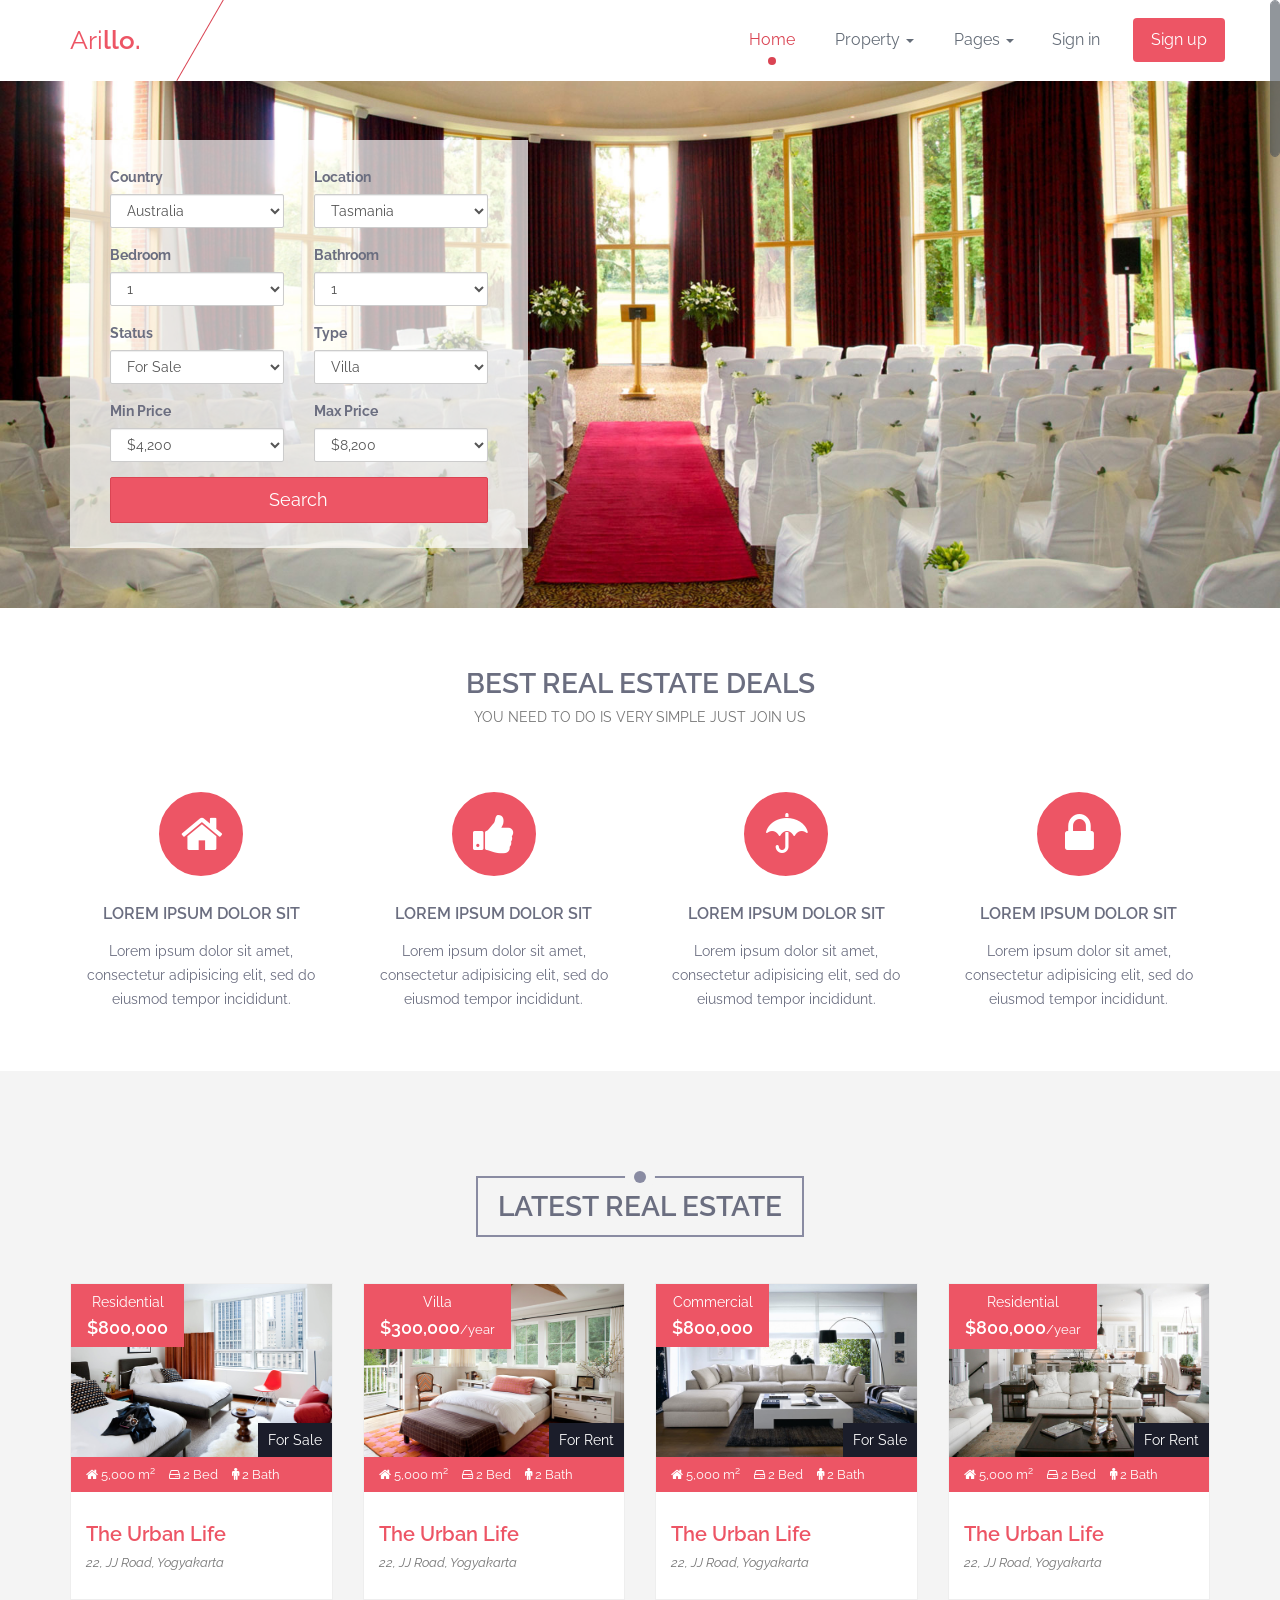
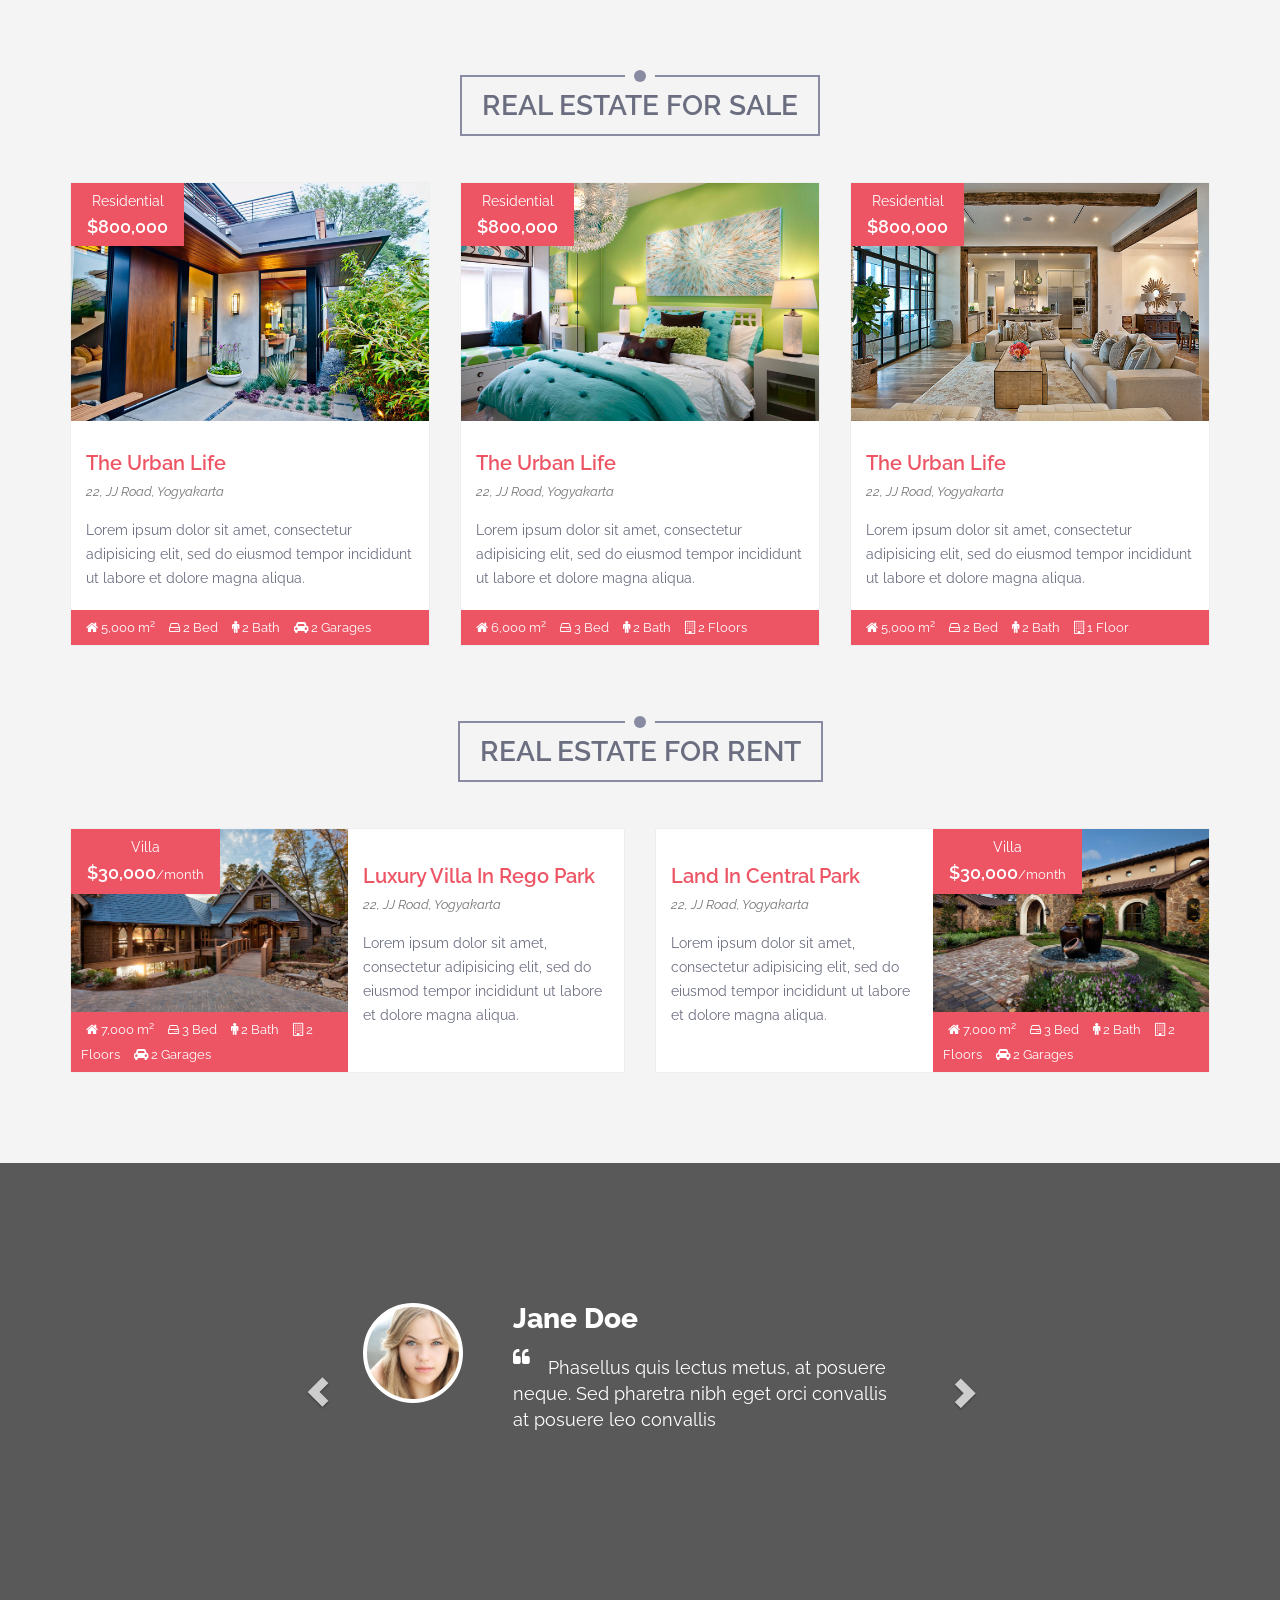
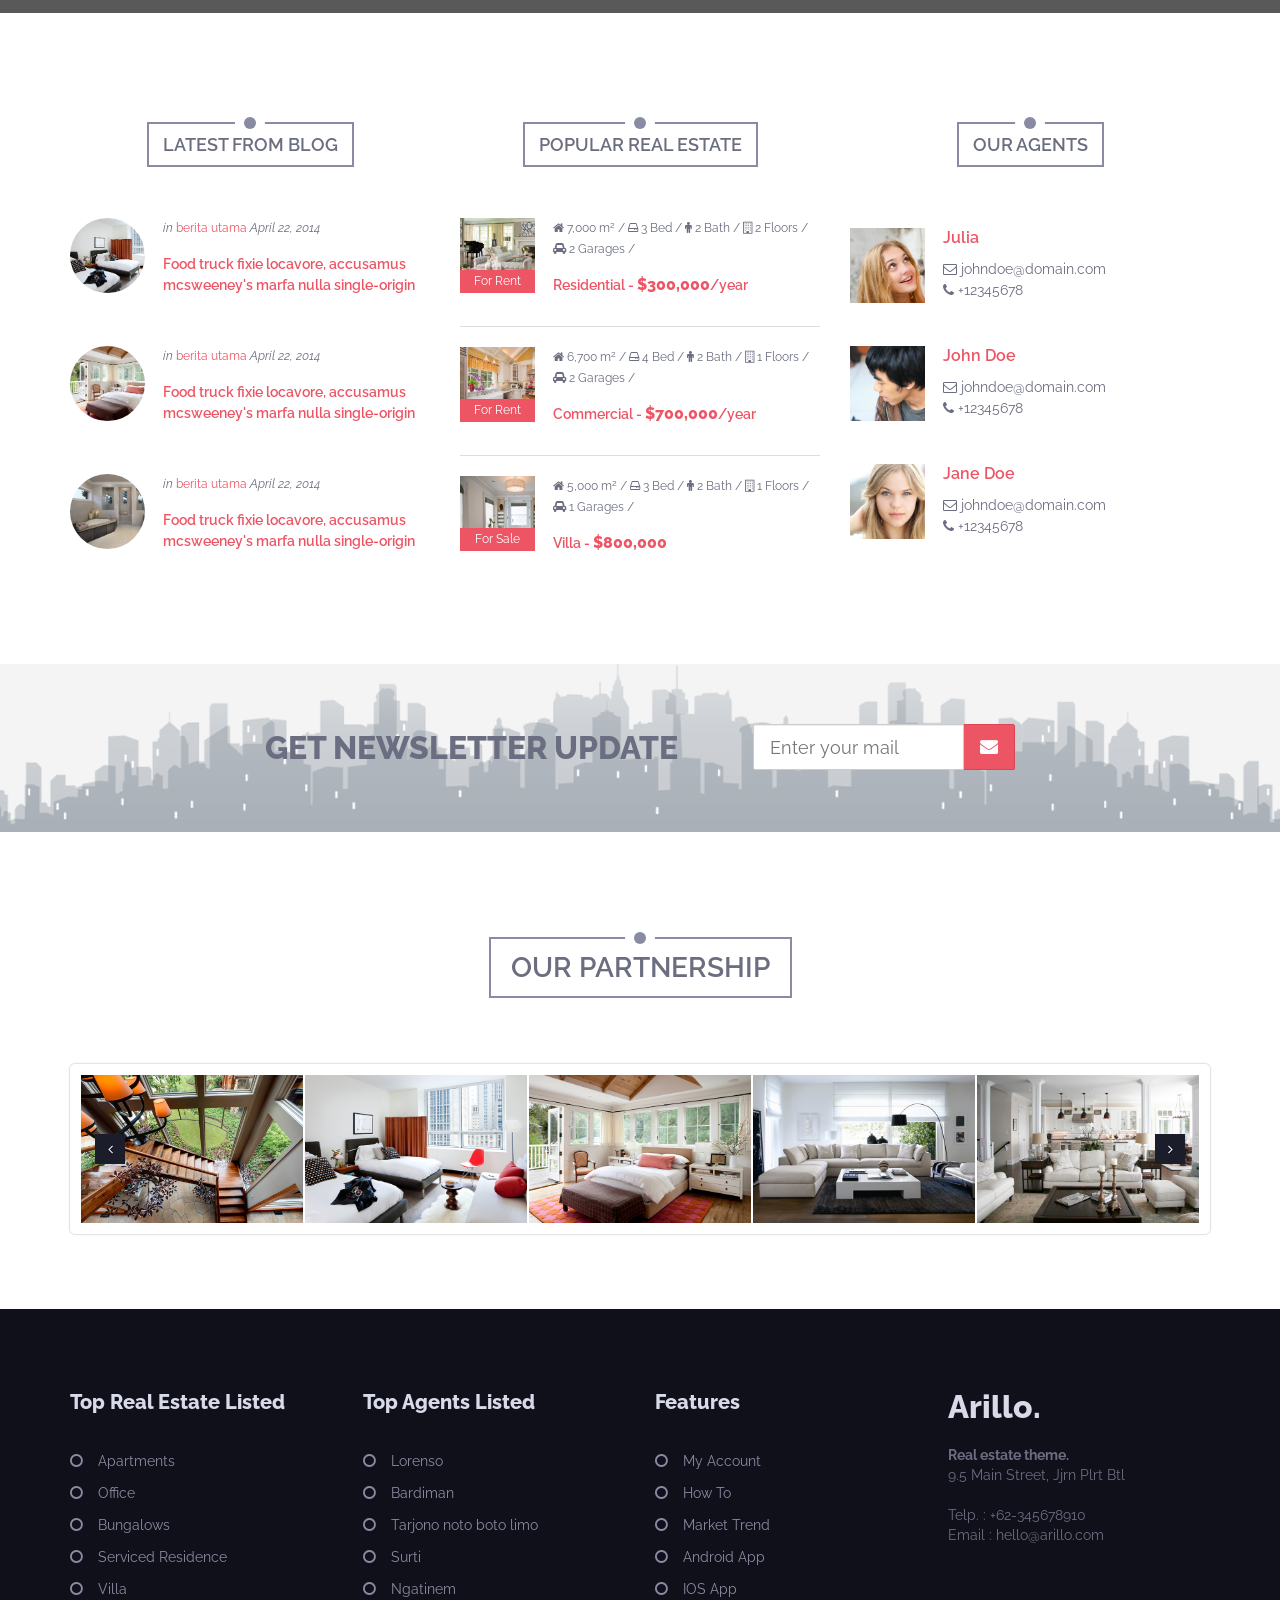
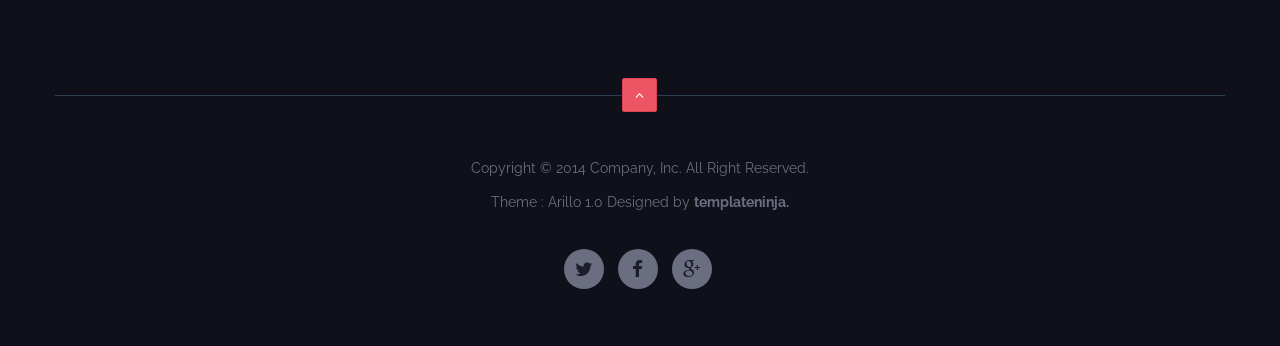
<file: index.html>
<!DOCTYPE html>
<html lang="en">
  <head>
    <meta charset="utf-8">
    <meta name="viewport" content="width=device-width, initial-scale=1.0">
    <meta http-equiv="X-UA-Compatible" content="IE=Edge,chrome=1">
    <meta name="description" content="arillo is responsive html real estate theme">
    <meta name="author" content="afriq yasin ramadhan">
    <link rel="shortcut icon" href="img/favicon.png">

    <title>Arillo</title>

    <!-- Bootstrap core CSS -->
    <link href="css/bootstrap.css" rel="stylesheet">

    <!-- Custom styles for this template -->
    <link href='http://fonts.googleapis.com/css?family=Raleway:400,600,800' rel='stylesheet' type='text/css'>
    <link href="http://maxcdn.bootstrapcdn.com/font-awesome/4.2.0/css/font-awesome.min.css" rel="stylesheet">
    <link href="css/font-awesome.min.css" rel="stylesheet">
    <link href="css/style.css" rel="stylesheet">
    <link href="css/responsive.css" rel="stylesheet">

    <!-- HTML5 shim and Respond.js IE8 support of HTML5 elements and media queries -->
    <!--[if lt IE 9]>
      <script src="js/html5shiv.js"></script>
      <script src="js/respond.min.js"></script>
    <![endif]-->
  </head>

  <body id="top">

    <!-- begin:navbar -->
    <nav class="navbar navbar-default navbar-fixed-top" role="navigation">
      <div class="container">
        <!-- Brand and toggle get grouped for better mobile display -->
        <div class="navbar-header">
          <button type="button" class="navbar-toggle" data-toggle="collapse" data-target="#navbar-top">
            <span class="sr-only">Toggle navigation</span>
            <span class="icon-bar"></span>
            <span class="icon-bar"></span>
            <span class="icon-bar"></span>
          </button>
          <a class="navbar-brand" href="index.html"><span>Ari<strong>llo.</strong></span></a>
        </div>

        <!-- Collect the nav links, forms, and other content for toggling -->
        <div class="collapse navbar-collapse" id="navbar-top">
          <ul class="nav navbar-nav navbar-right">
            <li class="active"><a href="index.html">Home</a></li>
            <li class="dropdown">
              <a href="#" class="dropdown-toggle" data-toggle="dropdown">Property <b class="caret"></b></a>
              <ul class="dropdown-menu">
                <li><a href="search.html">Search (Grid View)</a></li>
                <li><a href="search_list.html">Search (List View)</a></li>
                <li><a href="category.html">Category (Grid View)</a></li>
                <li><a href="category_list.html">Category (List View)</a></li>
                <li><a href="single.html">Single page</a></li>
              </ul>
            </li>
            <li class="dropdown">
              <a href="#" class="dropdown-toggle" data-toggle="dropdown">Pages <b class="caret"></b></a>
              <ul class="dropdown-menu">
                <li><a href="blog.html">Blog Archive</a></li>
                <li><a href="blog_single.html">Blog Single</a></li>
                <li><a href="about.html">About</a></li>
                <li><a href="contact.html">Contact</a></li>
              </ul>
            </li>
            <li><a href="#modal-signin" class="signin" data-toggle="modal" data-target="#modal-signin">Sign in</a></li>
            <li><a href="#" class="signup" data-toggle="modal" data-target="#modal-signup">Sign up</a></li>
          </ul>
        </div><!-- /.navbar-collapse -->
      </div><!-- /.container -->
    </nav>
    <!-- end:navbar -->

    <!-- begin:header -->
    <div id="header" class="header-slide">
      <div class="container">
        <div class="row">
          <div class="col-md-5">
            <div class="quick-search">
              <div class="row">
                <form role="form">
                  <div class="col-md-6 col-sm-6 col-xs-6">
                    <div class="form-group">
                      <label for="country">Country</label>
                      <select class="form-control">
                        <option>Australia</option>
                        <option>Indonesia</option>
                        <option>Japan</option>
                        <option>South Korea</option>
                        <option>China</option>
                      </select>
                    </div>
                    <div class="form-group">
                      <label for="bedroom">Bedroom</label>
                      <select class="form-control">
                        <option>1</option>
                        <option>2</option>
                        <option>3</option>
                        <option>4</option>
                      </select>
                    </div>
                  </div>
                  <!-- break -->
                  <div class="col-md-6 col-sm-6 col-xs-6">
                    <div class="form-group">
                      <label for="location">Location</label>
                      <select class="form-control">
                        <option>Tasmania</option>
                        <option>Yogyakarta</option>
                        <option>Tokyo</option>
                        <option>Busan</option>
                        <option>Taipe</option>
                      </select>
                    </div>
                    <div class="form-group">
                      <label for="bathroom">Bathroom</label>
                      <select class="form-control">
                        <option>1</option>
                        <option>2</option>
                        <option>3</option>
                        <option>4</option>
                      </select>
                    </div>
                  </div>
                  <!-- break -->
                  <div class="col-md-6 col-sm-6 col-xs-6">
                    <div class="form-group">
                      <label for="status">Status</label>
                      <select class="form-control">
                        <option>For Sale</option>
                        <option>For Rent</option>
                      </select>
                    </div>
                    <div class="form-group">
                      <label for="minprice">Min Price</label>
                      <select class="form-control">
                        <option>$4,200</option>
                        <option>$6,700</option>
                        <option>$8,150</option>
                        <option>$11,110</option>
                      </select>
                    </div>
                  </div>
                  <!-- break -->
                  <div class="col-md-6 col-sm-6 col-xs-6">
                    <div class="form-group">
                      <label for="type">Type</label>
                      <select class="form-control">
                        <option>Villa</option>
                        <option>Recident</option>
                        <option>Commercial</option>
                      </select>
                    </div>
                    <div class="form-group">
                      <label for="maxprice">Max Price</label>
                      <select class="form-control">
                        <option>$8,200</option>
                        <option>$11,700</option>
                        <option>$14,150</option>
                        <option>$21,110</option>
                      </select>
                    </div>
                  </div>
                  <div class="col-md-12 col-sm-12"><input type="submit" name="submit" value="Search" class="btn btn-danger btn-lg btn-block"></div>

                </form>
              </div>
            </div>
          </div>
        </div>
      </div>
    </div>
    <!-- end:header -->

    <!-- begin:service -->
    <div id="service">
      <div class="container">
        <div class="row">
          <div class="col-md-12">
            <h2>Best Real Estate Deals <small>You need to do is very simple just join us</small></h2>
          </div>
        </div>
        <div class="row">
          <div class="col-md-3 col-sm-6 col-xs-12">
            <div class="service-container">
              <div class="service-icon">
                <a href="#"><i class="fa fa-home"></i></a>
              </div>
              <div class="service-content">
                <h3>Lorem ipsum dolor sit</h3>
                <p>Lorem ipsum dolor sit amet, consectetur adipisicing elit, sed do eiusmod
                tempor incididunt.</p>
              </div>
            </div>
          </div>
          <!-- break -->
          <div class="col-md-3 col-sm-6 col-xs-12">
            <div class="service-container">
              <div class="service-icon">
                <a href="#"><i class="fa fa-thumbs-up"></i></a>
              </div>
              <div class="service-content">
                <h3>Lorem ipsum dolor sit</h3>
                <p>Lorem ipsum dolor sit amet, consectetur adipisicing elit, sed do eiusmod
                tempor incididunt.</p>
              </div>
            </div>
          </div>
          <!-- break -->
          <div class="col-md-3 col-sm-6 col-xs-12">
            <div class="service-container">
              <div class="service-icon">
                <a href="#"><i class="fa fa-umbrella"></i></a>
              </div>
              <div class="service-content">
                <h3>Lorem ipsum dolor sit</h3>
                <p>Lorem ipsum dolor sit amet, consectetur adipisicing elit, sed do eiusmod
                tempor incididunt.</p>
              </div>
            </div>
          </div>
          <!-- break -->
          <div class="col-md-3 col-sm-6 col-xs-12">
            <div class="service-container">
              <div class="service-icon">
                <a href="#"><i class="fa fa-lock"></i></a>
              </div>
              <div class="service-content">
                <h3>Lorem ipsum dolor sit</h3>
                <p>Lorem ipsum dolor sit amet, consectetur adipisicing elit, sed do eiusmod
                tempor incididunt.</p>
              </div>
            </div>
          </div>
        </div>
      </div>  
    </div>
    <!-- end:service -->

    <!-- begin:content -->
    <div id="content">
      <div class="container">
        <!-- begin:latest -->
        <div class="row">
          <div class="col-md-12">
            <div class="heading-title">
              <h2>Latest Real Estate</h2>
            </div>
          </div>
        </div>
        <div class="row">
          <div class="col-md-3 col-sm-6 col-xs-12">
            <div class="property-container">
              <div class="property-image">
                <img src="img/img02.jpg" alt="arillo real estate theme">
                <div class="property-price">
                  <h4>Residential</h4>
                  <span>$800,000</span>
                </div>
                <div class="property-status">
                  <span>For Sale</span>
                </div>
              </div>
              <div class="property-features">
                <span><i class="fa fa-home"></i> 5,000 m<sup>2</sup></span>
                <span><i class="fa fa-hdd-o"></i> 2 Bed</span>
                <span><i class="fa fa-male"></i> 2 Bath</span>
              </div>
              <div class="property-content">
                <h3><a href="#">The Urban Life</a> <small>22, JJ Road, Yogyakarta</small></h3>
              </div>
            </div>
          </div>
          <!-- break -->

          <div class="col-md-3 col-sm-6 col-xs-12">
            <div class="property-container">
              <div class="property-image">
                <img src="img/img03.jpg" alt="arillo real estate theme">
                <div class="property-price">
                  <h4>Villa</h4>
                  <span>$300,000<small>/year</small></span>
                </div>
                <div class="property-status">
                  <span>For Rent</span>
                </div>
              </div>
              <div class="property-features">
                <span><i class="fa fa-home"></i> 5,000 m<sup>2</sup></span>
                <span><i class="fa fa-hdd-o"></i> 2 Bed</span>
                <span><i class="fa fa-male"></i> 2 Bath</span>
              </div>
              <div class="property-content">
                <h3><a href="#">The Urban Life</a> <small>22, JJ Road, Yogyakarta</small></h3>
              </div>
            </div>
          </div>
          <!-- break -->

          <div class="col-md-3 col-sm-6 col-xs-12">
            <div class="property-container">
              <div class="property-image">
                <img src="img/img04.jpg" alt="arillo real estate theme">
                <div class="property-price">
                  <h4>Commercial</h4>
                  <span>$800,000</span>
                </div>
                <div class="property-status">
                  <span>For Sale</span>
                </div>
              </div>
              <div class="property-features">
                <span><i class="fa fa-home"></i> 5,000 m<sup>2</sup></span>
                <span><i class="fa fa-hdd-o"></i> 2 Bed</span>
                <span><i class="fa fa-male"></i> 2 Bath</span>
              </div>
              <div class="property-content">
                <h3><a href="#">The Urban Life</a> <small>22, JJ Road, Yogyakarta</small></h3>
              </div>
            </div>
          </div>
          <!-- break -->

          <div class="col-md-3 col-sm-6 col-xs-12">
            <div class="property-container">
              <div class="property-image">
                <img src="img/img05.jpg" alt="arillo real estate theme">
                <div class="property-price">
                  <h4>Residential</h4>
                  <span>$800,000<small>/year</small></span>
                </div>
                <div class="property-status">
                  <span>For Rent</span>
                </div>
              </div>
              <div class="property-features">
                <span><i class="fa fa-home"></i> 5,000 m<sup>2</sup></span>
                <span><i class="fa fa-hdd-o"></i> 2 Bed</span>
                <span><i class="fa fa-male"></i> 2 Bath</span>
              </div>
              <div class="property-content">
                <h3><a href="#">The Urban Life</a> <small>22, JJ Road, Yogyakarta</small></h3>
              </div>
            </div>
          </div>
          <!-- break -->
        </div>
        <!-- end:latest -->

        <!-- begin:for-sale -->
        <div class="row">
          <div class="col-md-12">
            <div class="heading-title">
              <h2>Real Estate For Sale</h2>
            </div>
          </div>
        </div>
        <div class="row">
          <div class="col-md-4 col-sm-4 col-xs-12">
            <div class="property-container">
              <div class="property-image">
                <img src="img/img06.jpg" alt="arillo real estate theme">
                <div class="property-price">
                  <h4>Residential</h4>
                  <span>$800,000</span>
                </div>
              </div>
              <div class="property-content">
                <h3><a href="#">The Urban Life</a> <small>22, JJ Road, Yogyakarta</small></h3>
                <p>Lorem ipsum dolor sit amet, consectetur adipisicing elit, sed do eiusmod
                tempor incididunt ut labore et dolore magna aliqua.</p>
              </div>
              <div class="property-features">
                <span><i class="fa fa-home"></i> 5,000 m<sup>2</sup></span>
                <span><i class="fa fa-hdd-o"></i> 2 Bed</span>
                <span><i class="fa fa-male"></i> 2 Bath</span>
                <span><i class="fa fa-car"></i> 2 Garages</span>
              </div>
            </div>
          </div>
          <!-- break -->

          <div class="col-md-4 col-sm-4 col-xs-12">
            <div class="property-container">
              <div class="property-image">
                <img src="img/img07.jpg" alt="arillo real estate theme">
                <div class="property-price">
                  <h4>Residential</h4>
                  <span>$800,000</span>
                </div>
              </div>
              <div class="property-content">
                <h3><a href="#">The Urban Life</a> <small>22, JJ Road, Yogyakarta</small></h3>
                <p>Lorem ipsum dolor sit amet, consectetur adipisicing elit, sed do eiusmod
                tempor incididunt ut labore et dolore magna aliqua.</p>
              </div>
              <div class="property-features">
                <span><i class="fa fa-home"></i> 6,000 m<sup>2</sup></span>
                <span><i class="fa fa-hdd-o"></i> 3 Bed</span>
                <span><i class="fa fa-male"></i> 2 Bath</span>
                <span><i class="fa fa-building-o"></i> 2 Floors</span>
              </div>
            </div>
          </div>
          <!-- break -->

          <div class="col-md-4 col-sm-4 col-xs-12">
            <div class="property-container">
              <div class="property-image">
                <img src="img/img08.jpg" alt="arillo real estate theme">
                <div class="property-price">
                  <h4>Residential</h4>
                  <span>$800,000</span>
                </div>
              </div>
              <div class="property-content">
                <h3><a href="#">The Urban Life</a> <small>22, JJ Road, Yogyakarta</small></h3>
                <p>Lorem ipsum dolor sit amet, consectetur adipisicing elit, sed do eiusmod
                tempor incididunt ut labore et dolore magna aliqua.</p>
              </div>
              <div class="property-features">
                <span><i class="fa fa-home"></i> 5,000 m<sup>2</sup></span>
                <span><i class="fa fa-hdd-o"></i> 2 Bed</span>
                <span><i class="fa fa-male"></i> 2 Bath</span>
                <span><i class="fa fa-building-o"></i> 1 Floor</span>
              </div>
            </div>
          </div>
          <!-- break -->
        </div>
        <!-- end:for-sale -->

        <!-- begin:for-rent -->
        <div class="row">
          <div class="col-md-12">
            <div class="heading-title">
              <h2>Real Estate For Rent</h2>
            </div>
          </div>
        </div>
        <div class="row">
          <div class="col-md-6 col-sm-12 col-xs-12">
            <div class="property-container">
              <div class="property-content-list">
                <div class="property-image-list">
                  <img src="img/img09.jpg" alt="arillo real estate theme">
                  <div class="property-price">
                    <h4>Villa</h4>
                    <span>$30,000<small>/month</small></span>
                  </div>
                  <div class="property-features">
                    <span><i class="fa fa-home"></i> 7,000 m<sup>2</sup></span>
                    <span><i class="fa fa-hdd-o"></i> 3 Bed</span>
                    <span><i class="fa fa-male"></i> 2 Bath</span>
                    <span><i class="fa fa-building-o"></i> 2 Floors</span>
                    <span><i class="fa fa-car"></i> 2 Garages</span>
                  </div>
                </div>
                <div class="property-text">
                  <h3><a href="#">Luxury Villa In Rego Park</a> <small>22, JJ Road, Yogyakarta</small></h3>
                  <p>Lorem ipsum dolor sit amet, consectetur adipisicing elit, sed do eiusmod
                  tempor incididunt ut labore et dolore magna aliqua.</p>
                </div>
              </div>
            </div>
          </div>
          <!-- break -->

          <div class="col-md-6 col-sm-12 col-xs-12">
            <div class="property-container">
              <div class="property-content-list">
                <div class="property-text">
                  <h3><a href="#">Land In Central Park</a> <small>22, JJ Road, Yogyakarta</small></h3>
                  <p>Lorem ipsum dolor sit amet, consectetur adipisicing elit, sed do eiusmod
                  tempor incididunt ut labore et dolore magna aliqua.</p>
                </div>
                <div class="property-image-list">
                  <img src="img/img10.jpg" alt="arillo real estate theme">
                  <div class="property-price">
                    <h4>Villa</h4>
                    <span>$30,000<small>/month</small></span>
                  </div>
                  <div class="property-features">
                    <span><i class="fa fa-home"></i> 7,000 m<sup>2</sup></span>
                    <span><i class="fa fa-hdd-o"></i> 3 Bed</span>
                    <span><i class="fa fa-male"></i> 2 Bath</span>
                    <span><i class="fa fa-building-o"></i> 2 Floors</span>
                    <span><i class="fa fa-car"></i> 2 Garages</span>
                  </div>
                </div>
              </div>
            </div>
          </div>
          <!-- break -->
        </div>
        <!-- end:for-rent -->
      </div>
    </div>
    <!-- end:content -->

    <!-- begin:testimony -->
    <div id="testimony" style="background-image: url(img/img17.jpg);">
      <div class="container">
        <div class="row">
          <div class="col-md-6 col-md-offset-3 col-sm-8 col-sm-offset-2">
            <div id="testislider" class="carousel slide" data-ride="carousel">
              <div class="carousel-inner">
                <div class="item active">
                  <div class="testimony-container">
                    <div class="testimony-image" style="background: url(img/team01.jpg)"></div>
                    <div class="testimony-content">
                      <h3>Jane Doe</h3>
                      <blockquote>
                        <p>Phasellus quis lectus metus, at posuere neque. Sed pharetra nibh eget orci convallis at posuere leo convallis</p>
                      </blockquote>
                    </div>
                  </div>
                </div>
                <div class="item">
                  <div class="testimony-container">
                    <div class="testimony-image" style="background: url(img/team02.jpg)"></div>
                    <div class="testimony-content">
                      <h3>Cen Lung</h3>
                      <blockquote>
                        <p>Lorem ipsum dolor sit amet, consectetur adipisicing elit, sed do eiusmod
                        tempor incididunt ut labore et dolore magna aliqua. Ut enim ad minim veniam.</p>
                      </blockquote>
                    </div>
                  </div>
                </div>
                <div class="item">
                  <div class="testimony-container">
                    <div class="testimony-image" style="background: url(img/team03.jpg)"></div>
                    <div class="testimony-content">
                      <h3>Julia</h3>
                      <blockquote>
                        <p>Vivamus sit amet libero turpis, non venenatis urna. In blandit, odio convallis suscipit venenatis, ante ipsum cursus augue.</p>
                      </blockquote>
                    </div>
                  </div>
                </div>
              </div>
              <a class="left carousel-control" href="#testislider" data-slide="prev">
                <span class="glyphicon glyphicon-chevron-left"></span>
              </a>
              <a class="right carousel-control" href="#testislider" data-slide="next">
                <span class="glyphicon glyphicon-chevron-right"></span>
              </a>
            </div>
            
          </div>
        </div>
      </div>
    </div>
    <!-- end:testimony -->

    <!-- begin:news -->
    <div id="news">
      <div class="container">
        <div class="row">
          <!-- begin:blog -->
          <div class="col-md-4 col-sm-4">
            <div class="row">
              <div class="col-md-12">
                <div class="heading-title heading-title-sm bg-white">
                  <h2>Latest From Blog</h2>
                </div>
              </div>
            </div>
            <!-- break -->

            <div class="row">
              <div class="col-md-12">
                <div class="post-container post-noborder">
                  <div class="post-img post-img-circle" style="background: url(img/img02.jpg);"></div>
                  <div class="post-content">
                    <div class="post-meta">
                      <span><em>in</em> <a href="#" title="View all posts in berita utama" rel="category tag">berita utama</a></span>
                      <span><em>April 22, 2014</em></span>
                    </div>
                    <div class="heading-title">
                      <h2><a href="#">Food truck fixie locavore, accusamus mcsweeney's marfa nulla single-origin</a></h2>
                    </div>
                  </div>
                </div>
                <!-- break -->

                <div class="post-container post-noborder">
                  <div class="post-img post-img-circle" style="background: url(img/img03.jpg);"></div>
                  <div class="post-content">
                    <div class="post-meta">
                      <span><em>in</em> <a href="#" title="View all posts in berita utama" rel="category tag">berita utama</a></span>
                      <span><em>April 22, 2014</em></span>
                    </div>
                    <div class="heading-title">
                      <h2><a href="#">Food truck fixie locavore, accusamus mcsweeney's marfa nulla single-origin</a></h2>
                    </div>
                  </div>
                </div>
                <!-- break -->

                <div class="post-container post-noborder">
                  <div class="post-img post-img-circle" style="background: url(img/img15.jpg);"></div>
                  <div class="post-content">
                    <div class="post-meta">
                      <span><em>in</em> <a href="#" title="View all posts in berita utama" rel="category tag">berita utama</a></span>
                      <span><em>April 22, 2014</em></span>
                    </div>
                    <div class="heading-title">
                      <h2><a href="#">Food truck fixie locavore, accusamus mcsweeney's marfa nulla single-origin</a></h2>
                    </div>
                  </div>
                </div>
                <!-- break -->

              </div>
            </div>
            <!-- break -->

          </div>
          <!-- end:blog -->

          <!-- begin:popular -->
          <div class="col-md-4 col-sm-4">
            <div class="row">
              <div class="col-md-12">
                <div class="heading-title heading-title-sm bg-white">
                  <h2>Popular Real Estate</h2>
                </div>
              </div>
            </div>
            <!-- break -->

            <div class="row">
              <div class="col-md-12">
                <div class="post-container">
                  <div class="post-img" style="background: url(img/img12.jpg);"><h3>For Rent</h3></div>
                  <div class="post-content">
                    <div class="post-meta">
                      <span><i class="fa fa-home"></i> 7,000 m<sup>2</sup> / </span>
                      <span><i class="fa fa-hdd-o"></i> 3 Bed / </span>
                      <span><i class="fa fa-male"></i> 2 Bath / </span>
                      <span><i class="fa fa-building-o"></i> 2 Floors / </span>
                      <span><i class="fa fa-car"></i> 2 Garages / </span>
                    </div>
                    <div class="heading-title">
                      <h2><a href="#">Residential - <span>$300,000</span>/year</a></h2>
                    </div>
                  </div>
                </div>
                <!-- break -->

                <div class="post-container">
                  <div class="post-img" style="background: url(img/img13.jpg);"><h3>For Rent</h3></div>
                  <div class="post-content">
                    <div class="post-meta">
                      <span><i class="fa fa-home"></i> 6,700 m<sup>2</sup> / </span>
                      <span><i class="fa fa-hdd-o"></i> 4 Bed / </span>
                      <span><i class="fa fa-male"></i> 2 Bath / </span>
                      <span><i class="fa fa-building-o"></i> 1 Floors / </span>
                      <span><i class="fa fa-car"></i> 2 Garages / </span>
                    </div>
                    <div class="heading-title">
                      <h2><a href="#">Commercial - <span>$700,000</span>/year</a></h2>
                    </div>
                  </div>
                </div>
                <!-- break -->

                <div class="post-container post-noborder">
                  <div class="post-img" style="background: url(img/img14.jpg);"><h3>For Sale</h3></div>
                  <div class="post-content">
                    <div class="post-meta">
                      <span><i class="fa fa-home"></i> 5,000 m<sup>2</sup> / </span>
                      <span><i class="fa fa-hdd-o"></i> 3 Bed / </span>
                      <span><i class="fa fa-male"></i> 2 Bath / </span>
                      <span><i class="fa fa-building-o"></i> 1 Floors / </span>
                      <span><i class="fa fa-car"></i> 1 Garages / </span>
                    </div>
                    <div class="heading-title">
                      <h2><a href="#">Villa - <span>$800,000</span></a></h2>
                    </div>
                  </div>
                </div>
                <!-- break -->

              </div>
            </div>
            <!-- break -->

          </div>
          <!-- end:popular -->

          <!-- begin:agent -->
          <div class="col-md-4 col-sm-4">
            <div class="row">
              <div class="col-md-12">
                <div class="heading-title heading-title-sm bg-white">
                  <h2>Our Agents</h2>
                </div>
              </div>
            </div>
            <!-- break -->

            <div class="row">
              <div class="col-md-12">

                <div class="post-container post-noborder">
                  <div class="post-img" style="background: url(img/team03.jpg);"></div>
                  <div class="post-content list-agent">
                    <div class="heading-title">
                      <h2><a href="#">Julia</a></h2>
                    </div>
                    <div class="post-meta">
                      <span><i class="fa fa-envelope-o"></i> johndoe@domain.com</span><br>
                      <span><i class="fa fa-phone"></i> +12345678</span>
                    </div>
                  </div>
                </div>
                <!-- break -->

                <div class="post-container post-noborder">
                  <div class="post-img" style="background: url(img/avatar.png);"></div>
                  <div class="post-content list-agent">
                    <div class="heading-title">
                      <h2><a href="#">John Doe</a></h2>
                    </div>
                    <div class="post-meta">
                      <span><i class="fa fa-envelope-o"></i> johndoe@domain.com</span><br>
                      <span><i class="fa fa-phone"></i> +12345678</span>
                    </div>
                  </div>
                </div>
                <!-- break -->

                <div class="post-container post-noborder">
                  <div class="post-img" style="background: url(img/team01.jpg);"></div>
                  <div class="post-content list-agent">
                    <div class="heading-title">
                      <h2><a href="#">Jane Doe</a></h2>
                    </div>
                    <div class="post-meta">
                      <span><i class="fa fa-envelope-o"></i> johndoe@domain.com</span><br>
                      <span><i class="fa fa-phone"></i> +12345678</span>
                    </div>
                  </div>
                </div>
                <!-- break -->

              </div>
            </div>
            <!-- break -->

          </div>
          <!-- end:agent -->
        </div>
      </div>
    </div>
    <!-- end:news -->

    <!-- begin:subscribe -->
    <div id="subscribe">
      <div class="container">
        <div class="row">
          <div class="col-md-5 col-md-offset-2 col-sm-8 col-xs-12">
            <h3>Get Newsletter Update</h3>
          </div>
          <div class="col-md-3 col-sm-4 col-xs-12">
            <div class="input-group">
              <input type="text" class="form-control input-lg" placeholder="Enter your mail">
              <span class="input-group-btn">
                <button class="btn btn-danger btn-lg" type="submit"><i class="fa fa-envelope"></i></button>
              </span>
            </div>
          </div>
        </div>
      </div>
    </div>
    <!-- end:subscribe -->

    <!-- begin:partner -->
    <div id="partner">
      <div class="container">
        <div class="row">
          <div class="col-md-12">
            <div class="heading-title bg-white">
              <h2>Our Partnership</h2>
            </div>
          </div>
        </div>
        <!-- break -->

        <div class="row">
          <div class="col-md-12">
            <div class="jcarousel-wrapper">
              <div class="jcarousel">
                <ul>
                  <li><a href="#"><img src="img/img01.jpg" alt="partner of arillo responsive real estate theme"></a></li>
                  <li><a href="#"><img src="img/img02.jpg" alt="partner of arillo responsive real estate theme"></a></li>
                  <li><a href="#"><img src="img/img03.jpg" alt="partner of arillo responsive real estate theme"></a></li>
                  <li><a href="#"><img src="img/img04.jpg" alt="partner of arillo responsive real estate theme"></a></li>
                  <li><a href="#"><img src="img/img05.jpg" alt="partner of arillo responsive real estate theme"></a></li>
                  <li><a href="#"><img src="img/img06.jpg" alt="partner of arillo responsive real estate theme"></a></li>
                </ul>
              </div>
              <a href="#" class="jcarousel-control-prev"><i class="fa fa-angle-left"></i></a>
              <a href="#" class="jcarousel-control-next"><i class="fa fa-angle-right"></i></a>
              <!-- <p class="jcarousel-pagination"></p> -->
            </div>
          </div>
        </div>
      </div>
    </div>
    <!-- end:partner -->

    <!-- begin:footer -->
    <div id="footer">
      <div class="container">
        <div class="row">
          <div class="col-md-3 col-sm-6 col-xs-12">
            <div class="widget">
              <h3>Top Real Estate Listed</h3>
              <ul class="list-unstyled">
                <li><a href="#">Apartments</a></li>
                <li><a href="#">Office</a></li>
                <li><a href="#">Bungalows</a></li>
                <li><a href="#">Serviced Residence</a></li>
                <li><a href="#">Villa</a></li>
              </ul>
            </div>
          </div>
          <!-- break -->
          <div class="col-md-3 col-sm-6 col-xs-12">
            <div class="widget">
              <h3>Top Agents Listed</h3>
              <ul class="list-unstyled">
                <li><a href="#">Lorenso</a></li>
                <li><a href="#">Bardiman</a></li>
                <li><a href="#">Tarjono noto boto limo</a></li>
                <li><a href="#">Surti</a></li>
                <li><a href="#">Ngatinem</a></li>
              </ul>
            </div>
          </div>
          <!-- break -->
          <div class="col-md-3 col-sm-6 col-xs-12">
            <div class="widget">
              <h3>Features</h3>
              <ul class="list-unstyled">
                <li><a href="#">My Account</a></li>
                <li><a href="#">How To</a></li>
                <li><a href="#">Market Trend</a></li>
                <li><a href="#">Android App</a></li>
                <li><a href="#">IOS App</a></li>
              </ul>
            </div>
          </div>
          <!-- break -->
          <div class="col-md-3 col-sm-6 col-xs-12">
            <div class="widget">
              <h2>Arillo.</h2>
              <address>
                <strong>Real estate theme.</strong><br>
                9.5 Main Street, Jjrn Plrt Btl<br>
                <br>
                Telp. : +62-345678910<br>
                Email : hello@arillo.com
              </address>
            </div>
          </div>
          <!-- break -->
        </div>
        <!-- break -->

        <!-- begin:copyright -->
        <div class="row">
          <div class="col-md-12 copyright">
            <p>Copyright &copy; 2014 Company, Inc. All Right Reserved.</p>
            <p>Theme : Arillo 1.0 Designed by <strong>templateninja.</strong></p>
            <a href="#top" class="btn btn-danger scroltop"><i class="fa fa-angle-up"></i></a>
            <ul class="list-inline social-links">
              <li><a href="#" class="icon-twitter" rel="tooltip" title="" data-placement="bottom" data-original-title="Twitter"><i class="fa fa-twitter"></i></a></li>
              <li><a href="#" class="icon-facebook" rel="tooltip" title="" data-placement="bottom" data-original-title="Facebook"><i class="fa fa-facebook"></i></a></li>
              <li><a href="#" class="icon-gplus" rel="tooltip" title="" data-placement="bottom" data-original-title="Gplus"><i class="fa fa-google-plus"></i></a></li>
            </ul>
          </div>
        </div>
        <!-- end:copyright -->

      </div>
    </div>
    <!-- end:footer -->

    <!-- begin:modal-signin -->
    <div class="modal fade" id="modal-signin" tabindex="-1" role="dialog" aria-labelledby="modal-signin" aria-hidden="true">
      <div class="modal-dialog modal-sm">
        <div class="modal-content">
          <div class="modal-header">
            <button type="button" class="close" data-dismiss="modal" aria-hidden="true">&times;</button>
            <h4 class="modal-title">Sign in</h4>
          </div>
          <div class="modal-body">
            <form role="form">
              <div class="form-group">
                <label for="emailAddress">Email address</label>
                <input type="email" class="form-control input-lg" placeholder="Enter email">
              </div>
              <div class="form-group">
                <label for="password">Password</label>
                <input type="password" class="form-control input-lg" placeholder="Password">
              </div>
              <div class="checkbox">
                <label>
                  <input type="checkbox" name="forget"> Keep me logged in
                </label>
              </div>
            </form>
          </div>
          <div class="modal-footer">
            <p>Don't have account ? <a href="#modal-signup"  data-toggle="modal" data-target="#modal-signup">Sign up here.</a></p>
            <input type="submit" class="btn btn-danger btn-block btn-lg" value="Sign in">
          </div>
        </div>
      </div>
    </div>
    <!-- end:modal-signin -->

    <!-- begin:modal-signup -->
    <div class="modal fade" id="modal-signup" tabindex="-1" role="dialog" aria-labelledby="modal-signup" aria-hidden="true">
      <div class="modal-dialog modal-sm">
        <div class="modal-content">
          <div class="modal-header">
            <button type="button" class="close" data-dismiss="modal" aria-hidden="true">&times;</button>
            <h4 class="modal-title">Sign up</h4>
          </div>
          <div class="modal-body">
            <form role="form">
              <div class="form-group">
                <input type="email" class="form-control input-lg" placeholder="Enter email">
              </div>
              <div class="form-group">
                <input type="password" class="form-control input-lg" placeholder="Password">
              </div>
              <div class="form-group">
                <input type="password" class="form-control input-lg" placeholder="Confirm Password">
              </div>
              <div class="checkbox">
                <label>
                  <input type="checkbox" name="agree"> Agree to our <a href="#">terms of use</a> and <a href="#">privacy policy</a>
                </label>
              </div>
            </form>
          </div>
          <div class="modal-footer">
            <p>Already have account ? <a href="#modal-signin" data-toggle="modal" data-target="#modal-signin">Sign in here.</a></p>
            <input type="submit" class="btn btn-danger btn-block btn-lg" value="Sign up">
          </div>
        </div>
      </div>
    </div>
    <!-- end:modal-signup -->
   
    <!-- Bootstrap core JavaScript
    ================================================== -->
    <!-- Placed at the end of the document so the pages load faster -->
    <script src="js/jquery.js"></script>
    <script src="js/bootstrap.js"></script>
     <script type="text/javascript" src="http://maps.google.com/maps/api/js?sensor=false&amp;language=en"></script>
    <script src="js/gmap3.min.js"></script>
    <script src="js/jquery.easing.js"></script>
    <script src="js/jquery.jcarousel.min.js"></script>
    <script src="js/imagesloaded.pkgd.min.js"></script>
    <script src="js/masonry.pkgd.min.js"></script>
    <script src="js/jquery.backstretch.js"></script>
    <script src="js/jquery.nicescroll.min.js"></script>
    <script src="js/script.js"></script>
  </body>
</html>
</file>
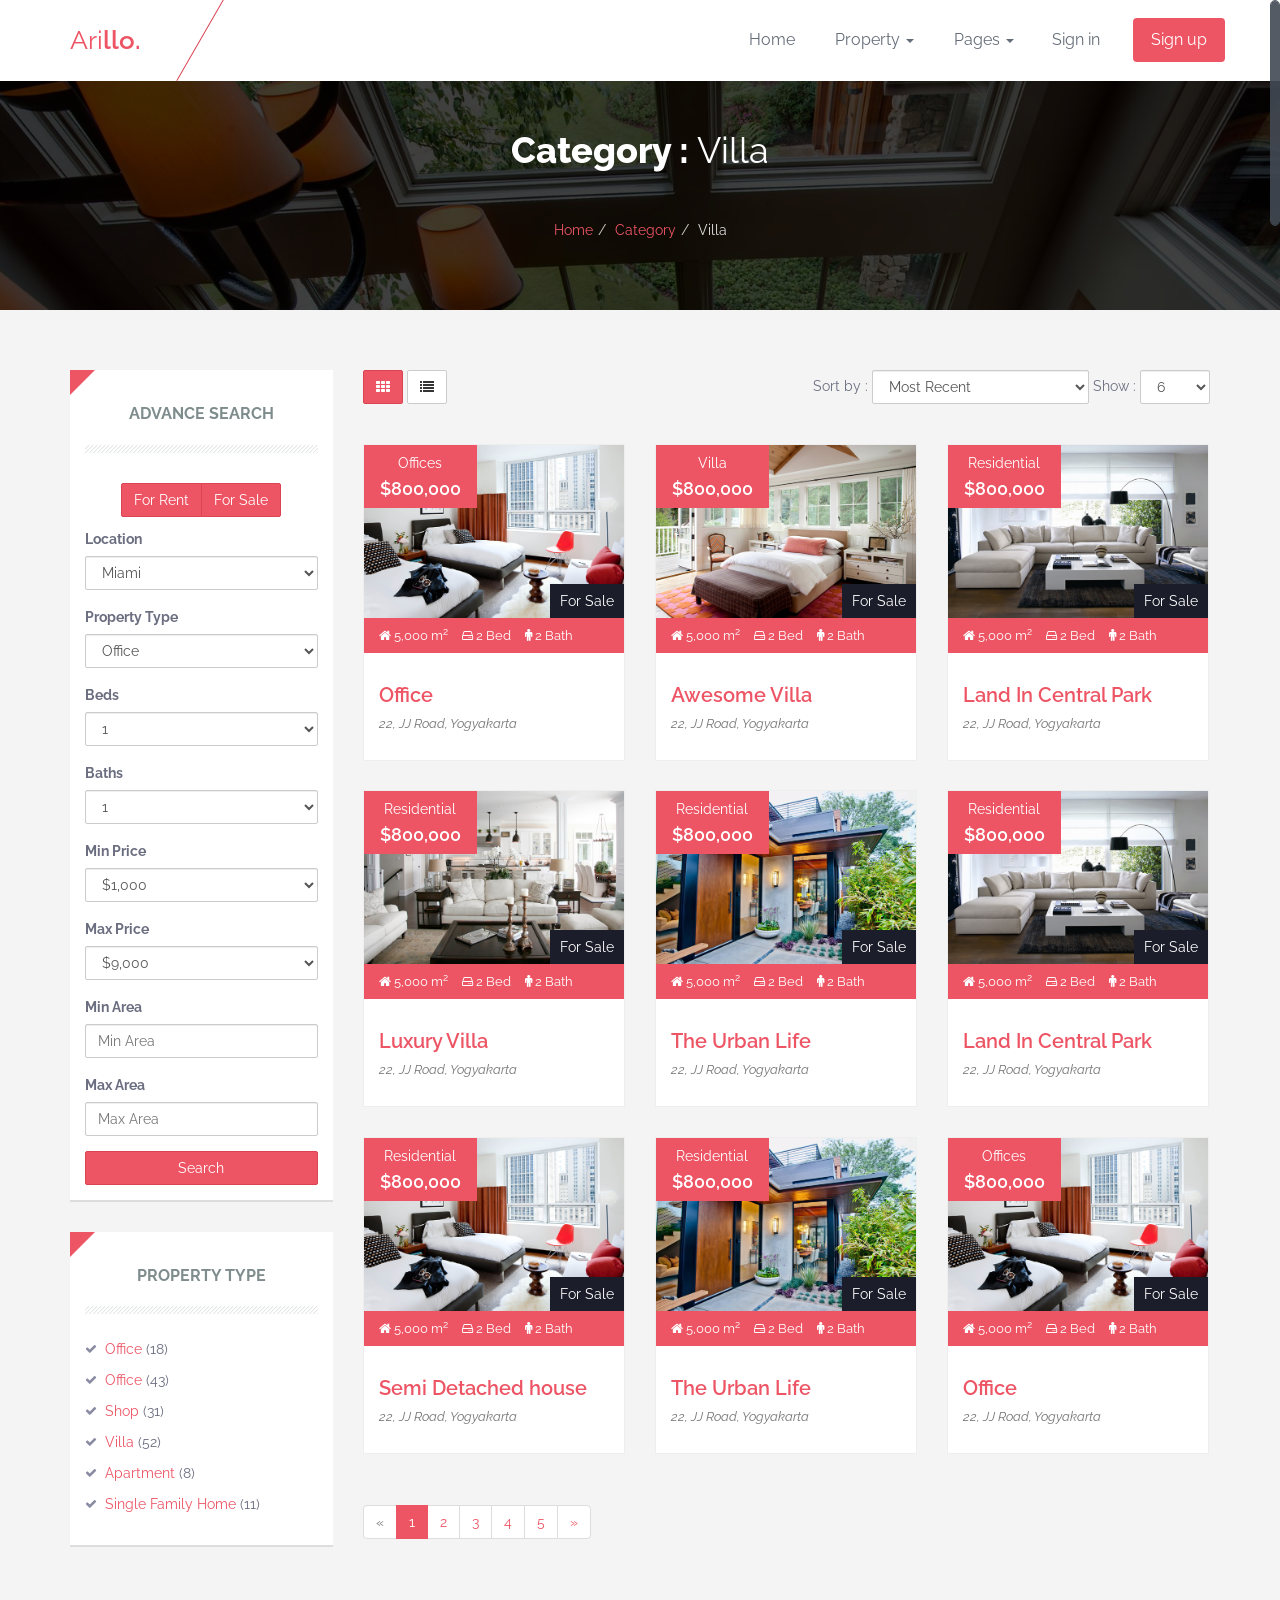
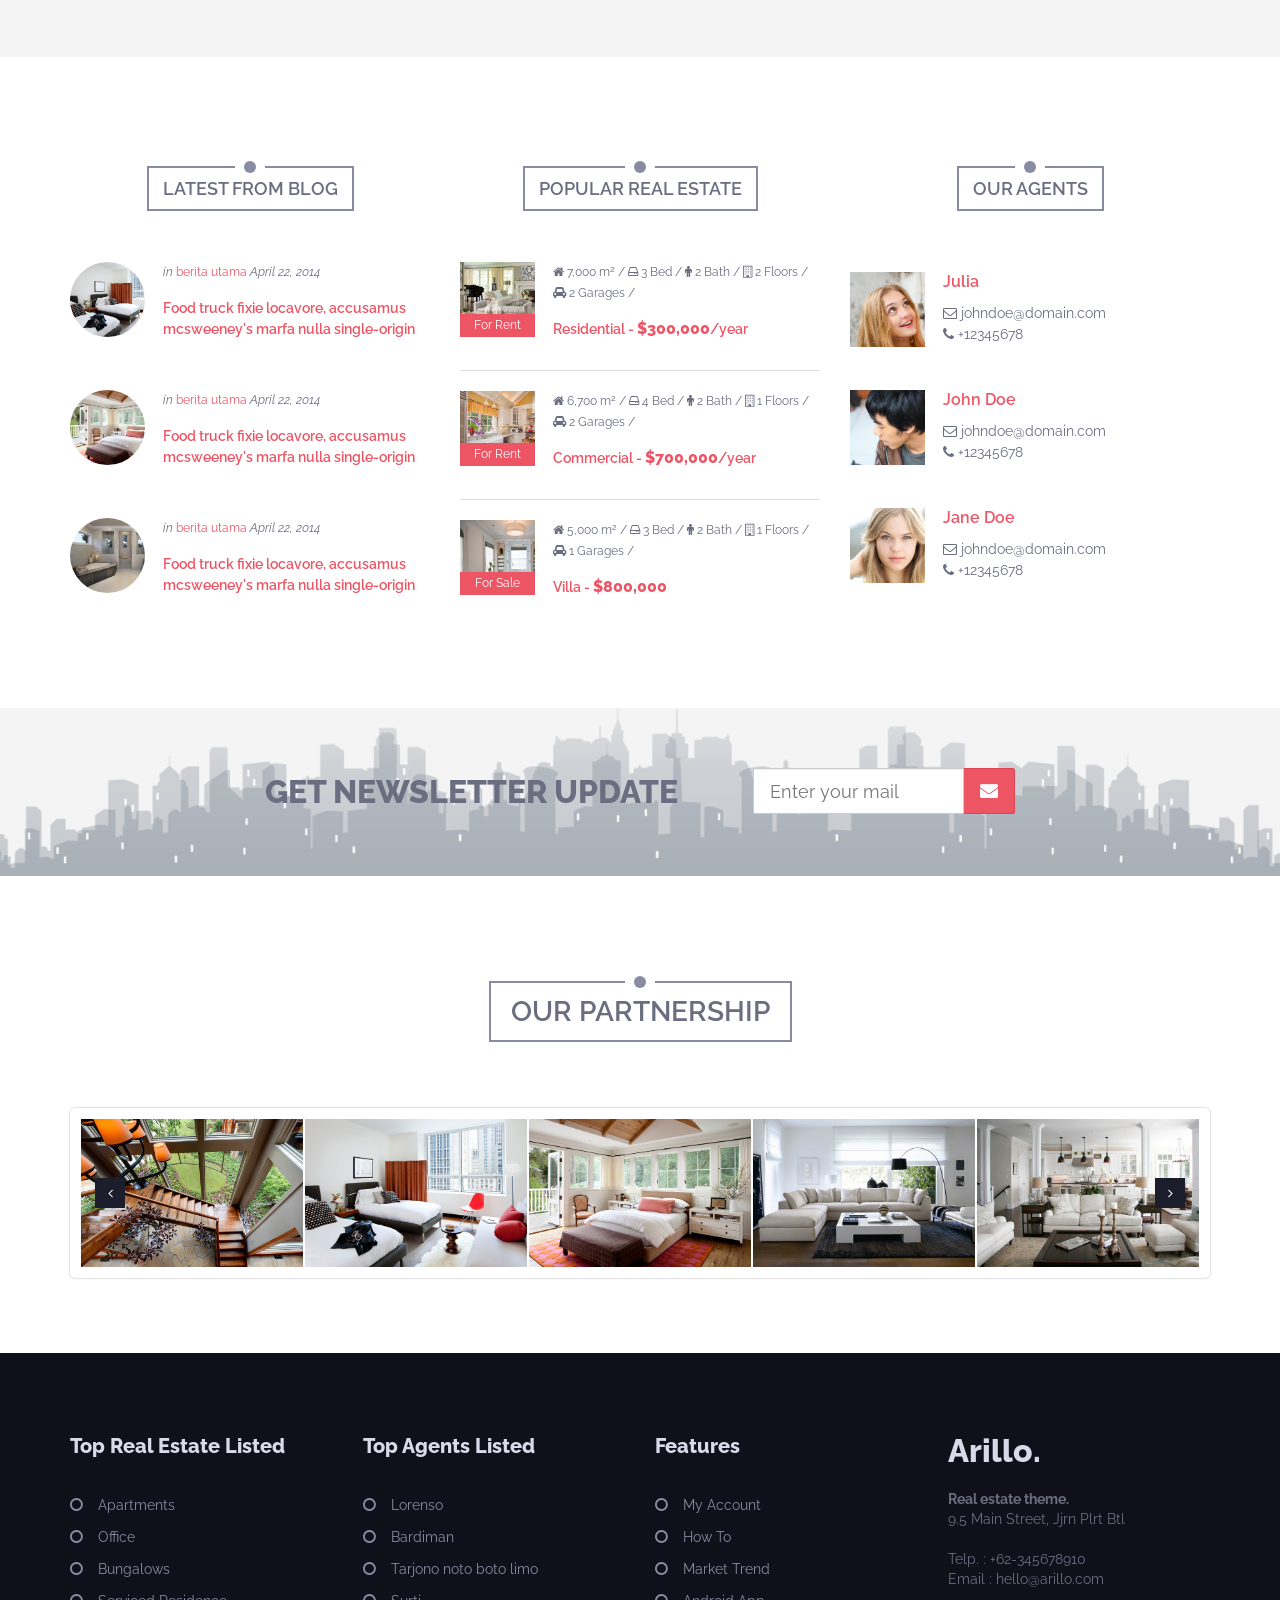
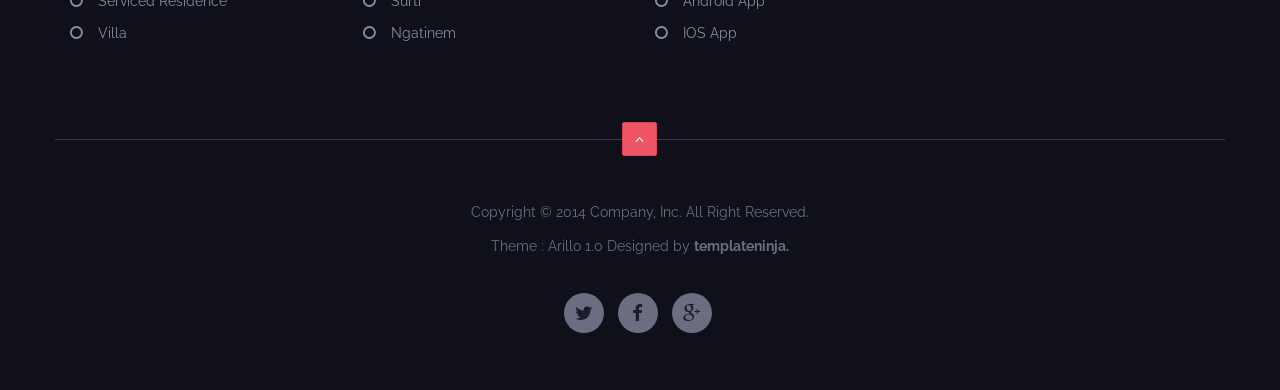
<file: category.html>
<!DOCTYPE html>
<html lang="en">
  <head>
    <meta charset="utf-8">
    <meta name="viewport" content="width=device-width, initial-scale=1.0">
    <meta http-equiv="X-UA-Compatible" content="IE=Edge,chrome=1">
    <meta name="description" content="arillo is responsive html real estate theme">
    <meta name="author" content="afriq yasin ramadhan">
    <link rel="shortcut icon" href="img/favicon.png">

    <title>Arillo</title>

    <!-- Bootstrap core CSS -->
    <link href="css/bootstrap.css" rel="stylesheet">

    <!-- Custom styles for this template -->
    <link href='http://fonts.googleapis.com/css?family=Raleway:400,600,800' rel='stylesheet' type='text/css'>
    <link href="css/font-awesome.min.css" rel="stylesheet">
    <link href="css/style.css" rel="stylesheet">
    <link href="css/responsive.css" rel="stylesheet">

    <!-- HTML5 shim and Respond.js IE8 support of HTML5 elements and media queries -->
    <!--[if lt IE 9]>
      <script src="js/html5shiv.js"></script>
      <script src="js/respond.min.js"></script>
    <![endif]-->
  </head>

  <body id="top">

    <!-- begin:navbar -->
    <nav class="navbar navbar-default navbar-fixed-top" role="navigation">
      <div class="container">
        <!-- Brand and toggle get grouped for better mobile display -->
        <div class="navbar-header">
          <button type="button" class="navbar-toggle" data-toggle="collapse" data-target="#navbar-top">
            <span class="sr-only">Toggle navigation</span>
            <span class="icon-bar"></span>
            <span class="icon-bar"></span>
            <span class="icon-bar"></span>
          </button>
          <a class="navbar-brand" href="index.html"><span>Ari<strong>llo.</strong></span></a>
        </div>

        <!-- Collect the nav links, forms, and other content for toggling -->
        <div class="collapse navbar-collapse" id="navbar-top">
          <ul class="nav navbar-nav navbar-right">
            <li><a href="index.html">Home</a></li>
            <li class="dropdown">
              <a href="#" class="dropdown-toggle" data-toggle="dropdown">Property <b class="caret"></b></a>
              <ul class="dropdown-menu">
                <li><a href="search.html">Search (Grid View)</a></li>
                <li><a href="search_list.html">Search (List View)</a></li>
                <li class="active"><a href="category.html">Category (Grid View)</a></li>
                <li><a href="category_list.html">Category (List View)</a></li>
                <li><a href="single.html">Single page</a></li>
              </ul>
            </li>
            <li class="dropdown">
              <a href="#" class="dropdown-toggle" data-toggle="dropdown">Pages <b class="caret"></b></a>
              <ul class="dropdown-menu">
                <li><a href="blog.html">Blog Archive</a></li>
                <li><a href="blog_single.html">Blog Single</a></li>
                <li><a href="about.html">About</a></li>
                <li><a href="contact.html">Contact</a></li>
              </ul>
            </li>
            <li><a href="#modal-signin" class="signin" data-toggle="modal" data-target="#modal-signin">Sign in</a></li>
            <li><a href="#" class="signup" data-toggle="modal" data-target="#modal-signup">Sign up</a></li>
          </ul>
        </div><!-- /.navbar-collapse -->
      </div><!-- /.container -->
    </nav>
    <!-- end:navbar -->

    <!-- begin:header -->
    <div id="header" class="heading" style="background-image: url(img/img01.jpg);">
      <div class="container">
        <div class="row">
          <div class="col-md-10 col-md-offset-1 col-sm-12">
            <div class="page-title">
              <h2>Category : <span>Villa</span></p>
            </div>
            <ol class="breadcrumb">
              <li><a href="#">Home</a></li>
              <li><a href="#">Category</a></li>
              <li class="active">Villa</li>
            </ol>
          </div>
        </div>
      </div>
    </div>
    <!-- end:header -->

    <!-- begin:content -->
    <div id="content">
      <div class="container">
        <div class="row">
          <!-- begin:article -->
          <div class="col-md-9 col-md-push-3">
            <!-- begin:sorting -->
            <div class="row sort">
              <div class="col-md-4 col-sm-4 col-xs-3">
                <a href="category.html" class="btn btn-danger"><i class="fa fa-th"></i></a>
                <a href="category_list.html" class="btn btn-default"><i class="fa fa-list"></i></a>
              </div>
              <div class="col-md-8 col-sm-8 col-xs-9">
                <form class="form-inline" role="form">
                  <span>Sort by : </span>
                  <div class="form-group">
                    <label class="sr-only" for="sortby">Sort by : </label>
                    <select class="form-control">
                      <option>Most Recent</option>
                      <option>Price (Low &gt; High)</option>
                      <option>Price (High &gt; Low)</option>
                      <option>Most Popular (Low &gt; High)</option>
                    </select>
                  </div>
                  <span>Show : </span>
                  <div class="form-group">
                    <label class="sr-only" for="show">Show : </label>
                    <select class="form-control">
                      <option>6</option>
                      <option>10</option>
                      <option>15</option>
                      <option>20</option>
                      <option>25</option>
                      <option>50</option>
                      <option>100</option>
                    </select>
                  </div>
                </form>
              </div>
            </div>
            <!-- end:sorting -->

            <!-- begin:product -->
            <div class="row container-realestate">
              <div class="col-md-4 col-sm-6 col-xs-12">
                <div class="property-container">
                  <div class="property-image">
                    <img src="img/img02.jpg" alt="mikha real estate theme">
                    <div class="property-price">
                      <h4>Offices</h4>
                      <span>$800,000</span>
                    </div>
                    <div class="property-status">
                      <span>For Sale</span>
                    </div>
                  </div>
                  <div class="property-features">
                    <span><i class="fa fa-home"></i> 5,000 m<sup>2</sup></span>
                    <span><i class="fa fa-hdd-o"></i> 2 Bed</span>
                    <span><i class="fa fa-male"></i> 2 Bath</span>
                  </div>
                  <div class="property-content">
                    <h3><a href="#">Office</a> <small>22, JJ Road, Yogyakarta</small></h3>
                  </div>
                </div>
              </div>
              <!-- break -->
              <div class="col-md-4 col-sm-6 col-xs-12">
                <div class="property-container">
                  <div class="property-image">
                    <img src="img/img03.jpg" alt="mikha real estate theme">
                    <div class="property-price">
                      <h4>Villa</h4>
                      <span>$800,000</span>
                    </div>
                    <div class="property-status">
                      <span>For Sale</span>
                    </div>
                  </div>
                  <div class="property-features">
                    <span><i class="fa fa-home"></i> 5,000 m<sup>2</sup></span>
                    <span><i class="fa fa-hdd-o"></i> 2 Bed</span>
                    <span><i class="fa fa-male"></i> 2 Bath</span>
                  </div>
                  <div class="property-content">
                    <h3><a href="#">Awesome Villa</a> <small>22, JJ Road, Yogyakarta</small></h3>
                  </div>
                </div>
              </div>
              <!-- break -->
              <div class="col-md-4 col-sm-6 col-xs-12">
                <div class="property-container">
                  <div class="property-image">
                    <img src="img/img04.jpg" alt="mikha real estate theme">
                    <div class="property-price">
                      <h4>Residential</h4>
                      <span>$800,000</span>
                    </div>
                    <div class="property-status">
                      <span>For Sale</span>
                    </div>
                  </div>
                  <div class="property-features">
                    <span><i class="fa fa-home"></i> 5,000 m<sup>2</sup></span>
                    <span><i class="fa fa-hdd-o"></i> 2 Bed</span>
                    <span><i class="fa fa-male"></i> 2 Bath</span>
                  </div>
                  <div class="property-content">
                    <h3><a href="#">Land In Central Park</a> <small>22, JJ Road, Yogyakarta</small></h3>
                  </div>
                </div>
              </div>
              <!-- break -->
              <div class="col-md-4 col-sm-6 col-xs-12">
                <div class="property-container">
                  <div class="property-image">
                    <img src="img/img05.jpg" alt="mikha real estate theme">
                    <div class="property-price">
                      <h4>Residential</h4>
                      <span>$800,000</span>
                    </div>
                    <div class="property-status">
                      <span>For Sale</span>
                    </div>
                  </div>
                  <div class="property-features">
                    <span><i class="fa fa-home"></i> 5,000 m<sup>2</sup></span>
                    <span><i class="fa fa-hdd-o"></i> 2 Bed</span>
                    <span><i class="fa fa-male"></i> 2 Bath</span>
                  </div>
                  <div class="property-content">
                    <h3><a href="#">Luxury Villa</a> <small>22, JJ Road, Yogyakarta</small></h3>
                  </div>
                </div>
              </div>
              <!-- break -->
              <div class="col-md-4 col-sm-6 col-xs-12">
                <div class="property-container">
                  <div class="property-image">
                    <img src="img/img06.jpg" alt="mikha real estate theme">
                    <div class="property-price">
                      <h4>Residential</h4>
                      <span>$800,000</span>
                    </div>
                    <div class="property-status">
                      <span>For Sale</span>
                    </div>
                  </div>
                  <div class="property-features">
                    <span><i class="fa fa-home"></i> 5,000 m<sup>2</sup></span>
                    <span><i class="fa fa-hdd-o"></i> 2 Bed</span>
                    <span><i class="fa fa-male"></i> 2 Bath</span>
                  </div>
                  <div class="property-content">
                    <h3><a href="#">The Urban Life</a> <small>22, JJ Road, Yogyakarta</small></h3>
                  </div>
                </div>
              </div>
              <!-- break -->
              <div class="col-md-4 col-sm-6 col-xs-12">
                <div class="property-container">
                  <div class="property-image">
                    <img src="img/img04.jpg" alt="mikha real estate theme">
                    <div class="property-price">
                      <h4>Residential</h4>
                      <span>$800,000</span>
                    </div>
                    <div class="property-status">
                      <span>For Sale</span>
                    </div>
                  </div>
                  <div class="property-features">
                    <span><i class="fa fa-home"></i> 5,000 m<sup>2</sup></span>
                    <span><i class="fa fa-hdd-o"></i> 2 Bed</span>
                    <span><i class="fa fa-male"></i> 2 Bath</span>
                  </div>
                  <div class="property-content">
                    <h3><a href="#">Land In Central Park</a> <small>22, JJ Road, Yogyakarta</small></h3>
                  </div>
                </div>
              </div>
              <!-- break -->
              <div class="col-md-4 col-sm-6 col-xs-12">
                <div class="property-container">
                  <div class="property-image">
                    <img src="img/img02.jpg" alt="mikha real estate theme">
                    <div class="property-price">
                      <h4>Residential</h4>
                      <span>$800,000</span>
                    </div>
                    <div class="property-status">
                      <span>For Sale</span>
                    </div>
                  </div>
                  <div class="property-features">
                    <span><i class="fa fa-home"></i> 5,000 m<sup>2</sup></span>
                    <span><i class="fa fa-hdd-o"></i> 2 Bed</span>
                    <span><i class="fa fa-male"></i> 2 Bath</span>
                  </div>
                  <div class="property-content">
                    <h3><a href="#">Semi Detached house</a> <small>22, JJ Road, Yogyakarta</small></h3>
                  </div>
                </div>
              </div>
              <!-- break -->
              <div class="col-md-4 col-sm-6 col-xs-12">
                <div class="property-container">
                  <div class="property-image">
                    <img src="img/img06.jpg" alt="mikha real estate theme">
                    <div class="property-price">
                      <h4>Residential</h4>
                      <span>$800,000</span>
                    </div>
                    <div class="property-status">
                      <span>For Sale</span>
                    </div>
                  </div>
                  <div class="property-features">
                    <span><i class="fa fa-home"></i> 5,000 m<sup>2</sup></span>
                    <span><i class="fa fa-hdd-o"></i> 2 Bed</span>
                    <span><i class="fa fa-male"></i> 2 Bath</span>
                  </div>
                  <div class="property-content">
                    <h3><a href="#">The Urban Life</a> <small>22, JJ Road, Yogyakarta</small></h3>
                  </div>
                </div>
              </div>
              <!-- break -->
              <div class="col-md-4 col-sm-6 col-xs-12">
                <div class="property-container">
                  <div class="property-image">
                    <img src="img/img02.jpg" alt="mikha real estate theme">
                    <div class="property-price">
                      <h4>Offices</h4>
                      <span>$800,000</span>
                    </div>
                    <div class="property-status">
                      <span>For Sale</span>
                    </div>
                  </div>
                  <div class="property-features">
                    <span><i class="fa fa-home"></i> 5,000 m<sup>2</sup></span>
                    <span><i class="fa fa-hdd-o"></i> 2 Bed</span>
                    <span><i class="fa fa-male"></i> 2 Bath</span>
                  </div>
                  <div class="property-content">
                    <h3><a href="#">Office</a> <small>22, JJ Road, Yogyakarta</small></h3>
                  </div>
                </div>
              </div>
              <!-- break -->
            </div>
            <!-- end:product -->

            <!-- begin:pagination -->
            <div class="row">
              <div class="col-md-12">
                <ul class="pagination">
                  <li class="disabled"><a href="#">&laquo;</a></li>
                  <li class="active"><a href="#">1 <span class="sr-only">(current)</span></a></li>
                  <li><a href="#">2</a></li>
                  <li><a href="#">3</a></li>
                  <li><a href="#">4</a></li>
                  <li><a href="#">5</a></li>
                  <li><a href="#">&raquo;</a></li>
                </ul>
              </div>
            </div>
            <!-- end:pagination -->
          </div>
          <!-- end:article -->

          <!-- begin:sidebar -->
          <div class="col-md-3 col-md-pull-9 sidebar">
            <div class="widget widget-white">
              <div class="widget-header">
                <h3>Advance Search</h3>
              </div>    
              <form role="form" class="advance-search">
                <div class="btn-group" data-toggle="buttons">
                  <label class="btn btn-danger">
                    <input type="radio" name="options" id="option1"> For Rent
                  </label>
                  <label class="btn btn-danger">
                    <input type="radio" name="options" id="option2"> For Sale
                  </label>
                </div>
                <div class="form-group">
                  <label for="location">Location</label>
                  <select class="form-control">
                    <option>Miami</option>
                    <option>Doral</option>
                    <option>Little Havana</option>
                    <option>Perrine</option>
                  </select>
                </div>
                <div class="form-group">
                  <label for="type">Property Type</label>
                  <select class="form-control">
                    <option>Office</option>
                    <option>Shop</option>
                    <option>Villa</option>
                    <option>Apartment</option>
                    <option>Single Family Home</option>
                  </select>
                </div>
                <div class="form-group">
                  <label for="beds">Beds</label>
                  <select class="form-control">
                    <option>1</option>
                    <option>2</option>
                    <option>3</option>
                    <option>4</option>
                    <option>5</option>
                  </select>
                </div>
                <div class="form-group">
                  <label for="baths">Baths</label>
                  <select class="form-control">
                    <option>1</option>
                    <option>2</option>
                    <option>3</option>
                    <option>4</option>
                    <option>5</option>
                  </select>
                </div>
                <div class="form-group">
                  <label for="min-price">Min Price</label>
                  <select class="form-control">
                    <option>$1,000</option>
                    <option>$5,000</option>
                    <option>$10,000</option>
                    <option>$20,000</option>
                    <option>$50,000</option>
                    <option>$350,000</option>
                  </select>
                </div>
                <div class="form-group">
                  <label for="max-price">Max Price</label>
                  <select class="form-control">
                    <option>$9,000</option>
                    <option>$19,000</option>
                    <option>$40,000</option>
                    <option>$100,000</option>
                    <option>$800,000</option>
                  </select>
                </div>
                <div class="form-group">
                  <label for="min-area">Min Area</label>
                  <input type="text" class="form-control" placeholder="Min Area">
                </div>
                <div class="form-group">
                  <label for="max-area">Max Area</label>
                  <input type="text" class="form-control" placeholder="Max Area">
                </div>
                <input type="submit" name="submit" value="Search" class="btn btn-danger btn-block">
              </form>
            </div>
            <!-- break -->
            <div class="widget widget-sidebar widget-white">
              <div class="widget-header">
                <h3>Property Type</h3>
              </div>    
              <ul class="list-check">
                <li><a href="#">Office</a>&nbsp;(18)</li>
                <li><a href="#">Office</a>&nbsp;(43)</li>
                <li><a href="#">Shop</a>&nbsp;(31)</li>
                <li><a href="#">Villa</a>&nbsp;(52)</li>
                <li><a href="#">Apartment</a>&nbsp;(8)</li>
                <li><a href="#">Single Family Home</a>&nbsp;(11)</li>
              </ul>
            </div>
            <!-- break -->
          </div>
          <!-- end:sidebar -->
          
        </div>
      </div>
    </div>
    <!-- end:content -->

    <!-- begin:news -->
    <div id="news">
      <div class="container">
        <div class="row">
          <!-- begin:blog -->
          <div class="col-md-4 col-sm-4">
            <div class="row">
              <div class="col-md-12">
                <div class="heading-title heading-title-sm bg-white">
                  <h2>Latest From Blog</h2>
                </div>
              </div>
            </div>
            <!-- break -->

            <div class="row">
              <div class="col-md-12">
                <div class="post-container post-noborder">
                  <div class="post-img post-img-circle" style="background: url(img/img02.jpg);"></div>
                  <div class="post-content">
                    <div class="post-meta">
                      <span><em>in</em> <a href="#" title="View all posts in berita utama" rel="category tag">berita utama</a></span>
                      <span><em>April 22, 2014</em></span>
                    </div>
                    <div class="heading-title">
                      <h2><a href="#">Food truck fixie locavore, accusamus mcsweeney's marfa nulla single-origin</a></h2>
                    </div>
                  </div>
                </div>
                <!-- break -->

                <div class="post-container post-noborder">
                  <div class="post-img post-img-circle" style="background: url(img/img03.jpg);"></div>
                  <div class="post-content">
                    <div class="post-meta">
                      <span><em>in</em> <a href="#" title="View all posts in berita utama" rel="category tag">berita utama</a></span>
                      <span><em>April 22, 2014</em></span>
                    </div>
                    <div class="heading-title">
                      <h2><a href="#">Food truck fixie locavore, accusamus mcsweeney's marfa nulla single-origin</a></h2>
                    </div>
                  </div>
                </div>
                <!-- break -->

                <div class="post-container post-noborder">
                  <div class="post-img post-img-circle" style="background: url(img/img15.jpg);"></div>
                  <div class="post-content">
                    <div class="post-meta">
                      <span><em>in</em> <a href="#" title="View all posts in berita utama" rel="category tag">berita utama</a></span>
                      <span><em>April 22, 2014</em></span>
                    </div>
                    <div class="heading-title">
                      <h2><a href="#">Food truck fixie locavore, accusamus mcsweeney's marfa nulla single-origin</a></h2>
                    </div>
                  </div>
                </div>
                <!-- break -->

              </div>
            </div>
            <!-- break -->

          </div>
          <!-- end:blog -->

          <!-- begin:popular -->
          <div class="col-md-4 col-sm-4">
            <div class="row">
              <div class="col-md-12">
                <div class="heading-title heading-title-sm bg-white">
                  <h2>Popular Real Estate</h2>
                </div>
              </div>
            </div>
            <!-- break -->

            <div class="row">
              <div class="col-md-12">
                <div class="post-container">
                  <div class="post-img" style="background: url(img/img12.jpg);"><h3>For Rent</h3></div>
                  <div class="post-content">
                    <div class="post-meta">
                      <span><i class="fa fa-home"></i> 7,000 m<sup>2</sup> / </span>
                      <span><i class="fa fa-hdd-o"></i> 3 Bed / </span>
                      <span><i class="fa fa-male"></i> 2 Bath / </span>
                      <span><i class="fa fa-building-o"></i> 2 Floors / </span>
                      <span><i class="fa fa-car"></i> 2 Garages / </span>
                    </div>
                    <div class="heading-title">
                      <h2><a href="#">Residential - <span>$300,000</span>/year</a></h2>
                    </div>
                  </div>
                </div>
                <!-- break -->

                <div class="post-container">
                  <div class="post-img" style="background: url(img/img13.jpg);"><h3>For Rent</h3></div>
                  <div class="post-content">
                    <div class="post-meta">
                      <span><i class="fa fa-home"></i> 6,700 m<sup>2</sup> / </span>
                      <span><i class="fa fa-hdd-o"></i> 4 Bed / </span>
                      <span><i class="fa fa-male"></i> 2 Bath / </span>
                      <span><i class="fa fa-building-o"></i> 1 Floors / </span>
                      <span><i class="fa fa-car"></i> 2 Garages / </span>
                    </div>
                    <div class="heading-title">
                      <h2><a href="#">Commercial - <span>$700,000</span>/year</a></h2>
                    </div>
                  </div>
                </div>
                <!-- break -->

                <div class="post-container post-noborder">
                  <div class="post-img" style="background: url(img/img14.jpg);"><h3>For Sale</h3></div>
                  <div class="post-content">
                    <div class="post-meta">
                      <span><i class="fa fa-home"></i> 5,000 m<sup>2</sup> / </span>
                      <span><i class="fa fa-hdd-o"></i> 3 Bed / </span>
                      <span><i class="fa fa-male"></i> 2 Bath / </span>
                      <span><i class="fa fa-building-o"></i> 1 Floors / </span>
                      <span><i class="fa fa-car"></i> 1 Garages / </span>
                    </div>
                    <div class="heading-title">
                      <h2><a href="#">Villa - <span>$800,000</span></a></h2>
                    </div>
                  </div>
                </div>
                <!-- break -->

              </div>
            </div>
            <!-- break -->

          </div>
          <!-- end:popular -->

          <!-- begin:agent -->
          <div class="col-md-4 col-sm-4">
            <div class="row">
              <div class="col-md-12">
                <div class="heading-title heading-title-sm bg-white">
                  <h2>Our Agents</h2>
                </div>
              </div>
            </div>
            <!-- break -->

            <div class="row">
              <div class="col-md-12">

                <div class="post-container post-noborder">
                  <div class="post-img" style="background: url(img/team03.jpg);"></div>
                  <div class="post-content list-agent">
                    <div class="heading-title">
                      <h2><a href="#">Julia</a></h2>
                    </div>
                    <div class="post-meta">
                      <span><i class="fa fa-envelope-o"></i> johndoe@domain.com</span><br>
                      <span><i class="fa fa-phone"></i> +12345678</span>
                    </div>
                  </div>
                </div>
                <!-- break -->

                <div class="post-container post-noborder">
                  <div class="post-img" style="background: url(img/avatar.png);"></div>
                  <div class="post-content list-agent">
                    <div class="heading-title">
                      <h2><a href="#">John Doe</a></h2>
                    </div>
                    <div class="post-meta">
                      <span><i class="fa fa-envelope-o"></i> johndoe@domain.com</span><br>
                      <span><i class="fa fa-phone"></i> +12345678</span>
                    </div>
                  </div>
                </div>
                <!-- break -->

                <div class="post-container post-noborder">
                  <div class="post-img" style="background: url(img/team01.jpg);"></div>
                  <div class="post-content list-agent">
                    <div class="heading-title">
                      <h2><a href="#">Jane Doe</a></h2>
                    </div>
                    <div class="post-meta">
                      <span><i class="fa fa-envelope-o"></i> johndoe@domain.com</span><br>
                      <span><i class="fa fa-phone"></i> +12345678</span>
                    </div>
                  </div>
                </div>
                <!-- break -->

              </div>
            </div>
            <!-- break -->

          </div>
          <!-- end:agent -->
        </div>
      </div>
    </div>
    <!-- end:news -->

    <!-- begin:subscribe -->
    <div id="subscribe">
      <div class="container">
        <div class="row">
          <div class="col-md-5 col-md-offset-2 col-sm-8 col-xs-12">
            <h3>Get Newsletter Update</h3>
          </div>
          <div class="col-md-3 col-sm-4 col-xs-12">
            <div class="input-group">
              <input type="text" class="form-control input-lg" placeholder="Enter your mail">
              <span class="input-group-btn">
                <button class="btn btn-danger btn-lg" type="submit"><i class="fa fa-envelope"></i></button>
              </span>
            </div>
          </div>
        </div>
      </div>
    </div>
    <!-- end:subscribe -->

    <!-- begin:partner -->
    <div id="partner">
      <div class="container">
        <div class="row">
          <div class="col-md-12">
            <div class="heading-title bg-white">
              <h2>Our Partnership</h2>
            </div>
          </div>
        </div>
        <!-- break -->

        <div class="row">
          <div class="col-md-12">
            <div class="jcarousel-wrapper">
              <div class="jcarousel">
                <ul>
                  <li><a href="#"><img src="img/img01.jpg" alt="partner of arillo responsive real estate theme"></a></li>
                  <li><a href="#"><img src="img/img02.jpg" alt="partner of arillo responsive real estate theme"></a></li>
                  <li><a href="#"><img src="img/img03.jpg" alt="partner of arillo responsive real estate theme"></a></li>
                  <li><a href="#"><img src="img/img04.jpg" alt="partner of arillo responsive real estate theme"></a></li>
                  <li><a href="#"><img src="img/img05.jpg" alt="partner of arillo responsive real estate theme"></a></li>
                  <li><a href="#"><img src="img/img06.jpg" alt="partner of arillo responsive real estate theme"></a></li>
                </ul>
              </div>
              <a href="#" class="jcarousel-control-prev"><i class="fa fa-angle-left"></i></a>
              <a href="#" class="jcarousel-control-next"><i class="fa fa-angle-right"></i></a>
              <!-- <p class="jcarousel-pagination"></p> -->
            </div>
          </div>
        </div>
      </div>
    </div>
    <!-- end:partner -->

    <!-- begin:footer -->
    <div id="footer">
      <div class="container">
        <div class="row">
          <div class="col-md-3 col-sm-6 col-xs-12">
            <div class="widget">
              <h3>Top Real Estate Listed</h3>
              <ul class="list-unstyled">
                <li><a href="#">Apartments</a></li>
                <li><a href="#">Office</a></li>
                <li><a href="#">Bungalows</a></li>
                <li><a href="#">Serviced Residence</a></li>
                <li><a href="#">Villa</a></li>
              </ul>
            </div>
          </div>
          <!-- break -->
          <div class="col-md-3 col-sm-6 col-xs-12">
            <div class="widget">
              <h3>Top Agents Listed</h3>
              <ul class="list-unstyled">
                <li><a href="#">Lorenso</a></li>
                <li><a href="#">Bardiman</a></li>
                <li><a href="#">Tarjono noto boto limo</a></li>
                <li><a href="#">Surti</a></li>
                <li><a href="#">Ngatinem</a></li>
              </ul>
            </div>
          </div>
          <!-- break -->
          <div class="col-md-3 col-sm-6 col-xs-12">
            <div class="widget">
              <h3>Features</h3>
              <ul class="list-unstyled">
                <li><a href="#">My Account</a></li>
                <li><a href="#">How To</a></li>
                <li><a href="#">Market Trend</a></li>
                <li><a href="#">Android App</a></li>
                <li><a href="#">IOS App</a></li>
              </ul>
            </div>
          </div>
          <!-- break -->
          <div class="col-md-3 col-sm-6 col-xs-12">
            <div class="widget">
              <h2>Arillo.</h2>
              <address>
                <strong>Real estate theme.</strong><br>
                9.5 Main Street, Jjrn Plrt Btl<br>
                <br>
                Telp. : +62-345678910<br>
                Email : hello@arillo.com
              </address>
            </div>
          </div>
          <!-- break -->
        </div>
        <!-- break -->

        <!-- begin:copyright -->
        <div class="row">
          <div class="col-md-12 copyright">
            <p>Copyright &copy; 2014 Company, Inc. All Right Reserved.</p>
            <p>Theme : Arillo 1.0 Designed by <strong>templateninja.</strong></p>
            <a href="#top" class="btn btn-danger scroltop"><i class="fa fa-angle-up"></i></a>
            <ul class="list-inline social-links">
              <li><a href="#" class="icon-twitter" rel="tooltip" title="" data-placement="bottom" data-original-title="Twitter"><i class="fa fa-twitter"></i></a></li>
              <li><a href="#" class="icon-facebook" rel="tooltip" title="" data-placement="bottom" data-original-title="Facebook"><i class="fa fa-facebook"></i></a></li>
              <li><a href="#" class="icon-gplus" rel="tooltip" title="" data-placement="bottom" data-original-title="Gplus"><i class="fa fa-google-plus"></i></a></li>
            </ul>
          </div>
        </div>
        <!-- end:copyright -->

      </div>
    </div>
    <!-- end:footer -->

    <!-- begin:modal-signin -->
    <div class="modal fade" id="modal-signin" tabindex="-1" role="dialog" aria-labelledby="modal-signin" aria-hidden="true">
      <div class="modal-dialog modal-sm">
        <div class="modal-content">
          <div class="modal-header">
            <button type="button" class="close" data-dismiss="modal" aria-hidden="true">&times;</button>
            <h4 class="modal-title">Sign in</h4>
          </div>
          <div class="modal-body">
            <form role="form">
              <div class="form-group">
                <label for="emailAddress">Email address</label>
                <input type="email" class="form-control input-lg" placeholder="Enter email">
              </div>
              <div class="form-group">
                <label for="password">Password</label>
                <input type="password" class="form-control input-lg" placeholder="Password">
              </div>
              <div class="checkbox">
                <label>
                  <input type="checkbox" name="forget"> Keep me logged in
                </label>
              </div>
            </form>
          </div>
          <div class="modal-footer">
            <p>Don't have account ? <a href="#modal-signup"  data-toggle="modal" data-target="#modal-signup">Sign up here.</a></p>
            <input type="submit" class="btn btn-danger btn-block btn-lg" value="Sign in">
          </div>
        </div>
      </div>
    </div>
    <!-- end:modal-signin -->

    <!-- begin:modal-signup -->
    <div class="modal fade" id="modal-signup" tabindex="-1" role="dialog" aria-labelledby="modal-signup" aria-hidden="true">
      <div class="modal-dialog modal-sm">
        <div class="modal-content">
          <div class="modal-header">
            <button type="button" class="close" data-dismiss="modal" aria-hidden="true">&times;</button>
            <h4 class="modal-title">Sign up</h4>
          </div>
          <div class="modal-body">
            <form role="form">
              <div class="form-group">
                <input type="email" class="form-control input-lg" placeholder="Enter email">
              </div>
              <div class="form-group">
                <input type="password" class="form-control input-lg" placeholder="Password">
              </div>
              <div class="form-group">
                <input type="password" class="form-control input-lg" placeholder="Confirm Password">
              </div>
              <div class="checkbox">
                <label>
                  <input type="checkbox" name="agree"> Agree to our <a href="#">terms of use</a> and <a href="#">privacy policy</a>
                </label>
              </div>
            </form>
          </div>
          <div class="modal-footer">
            <p>Already have account ? <a href="#modal-signin" data-toggle="modal" data-target="#modal-signin">Sign in here.</a></p>
            <input type="submit" class="btn btn-danger btn-block btn-lg" value="Sign up">
          </div>
        </div>
      </div>
    </div>
    <!-- end:modal-signup -->
   
    <!-- Bootstrap core JavaScript
    ================================================== -->
    <!-- Placed at the end of the document so the pages load faster -->
    <script src="js/jquery.js"></script>
    <script src="js/bootstrap.js"></script>
     <script type="text/javascript" src="http://maps.google.com/maps/api/js?sensor=false&amp;language=en"></script>
    <script src="js/gmap3.min.js"></script>
    <script src="js/jquery.easing.js"></script>
    <script src="js/jquery.jcarousel.min.js"></script>
    <script src="js/imagesloaded.pkgd.min.js"></script>
    <script src="js/masonry.pkgd.min.js"></script>
    <script src="js/jquery.backstretch.js"></script>
    <script src="js/jquery.nicescroll.min.js"></script>
    <script src="js/script.js"></script>
  </body>
</html>
</file>
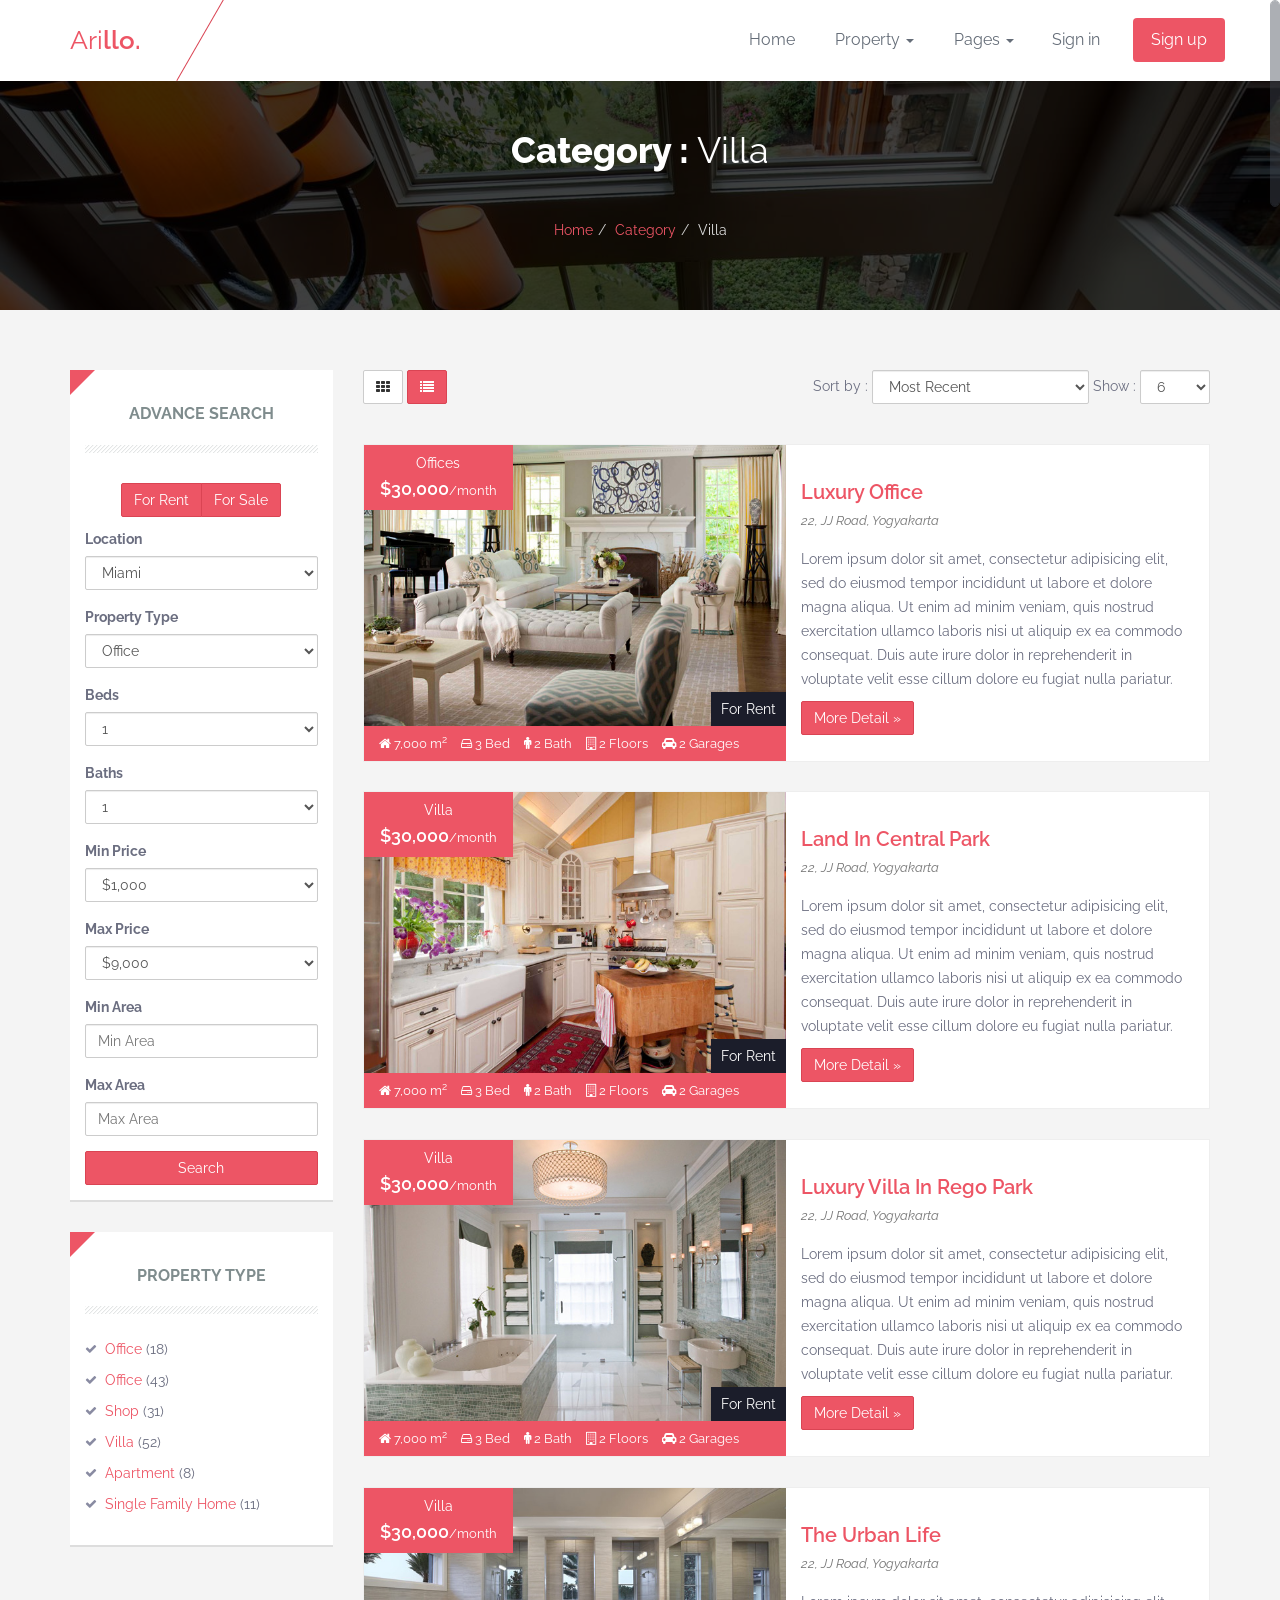
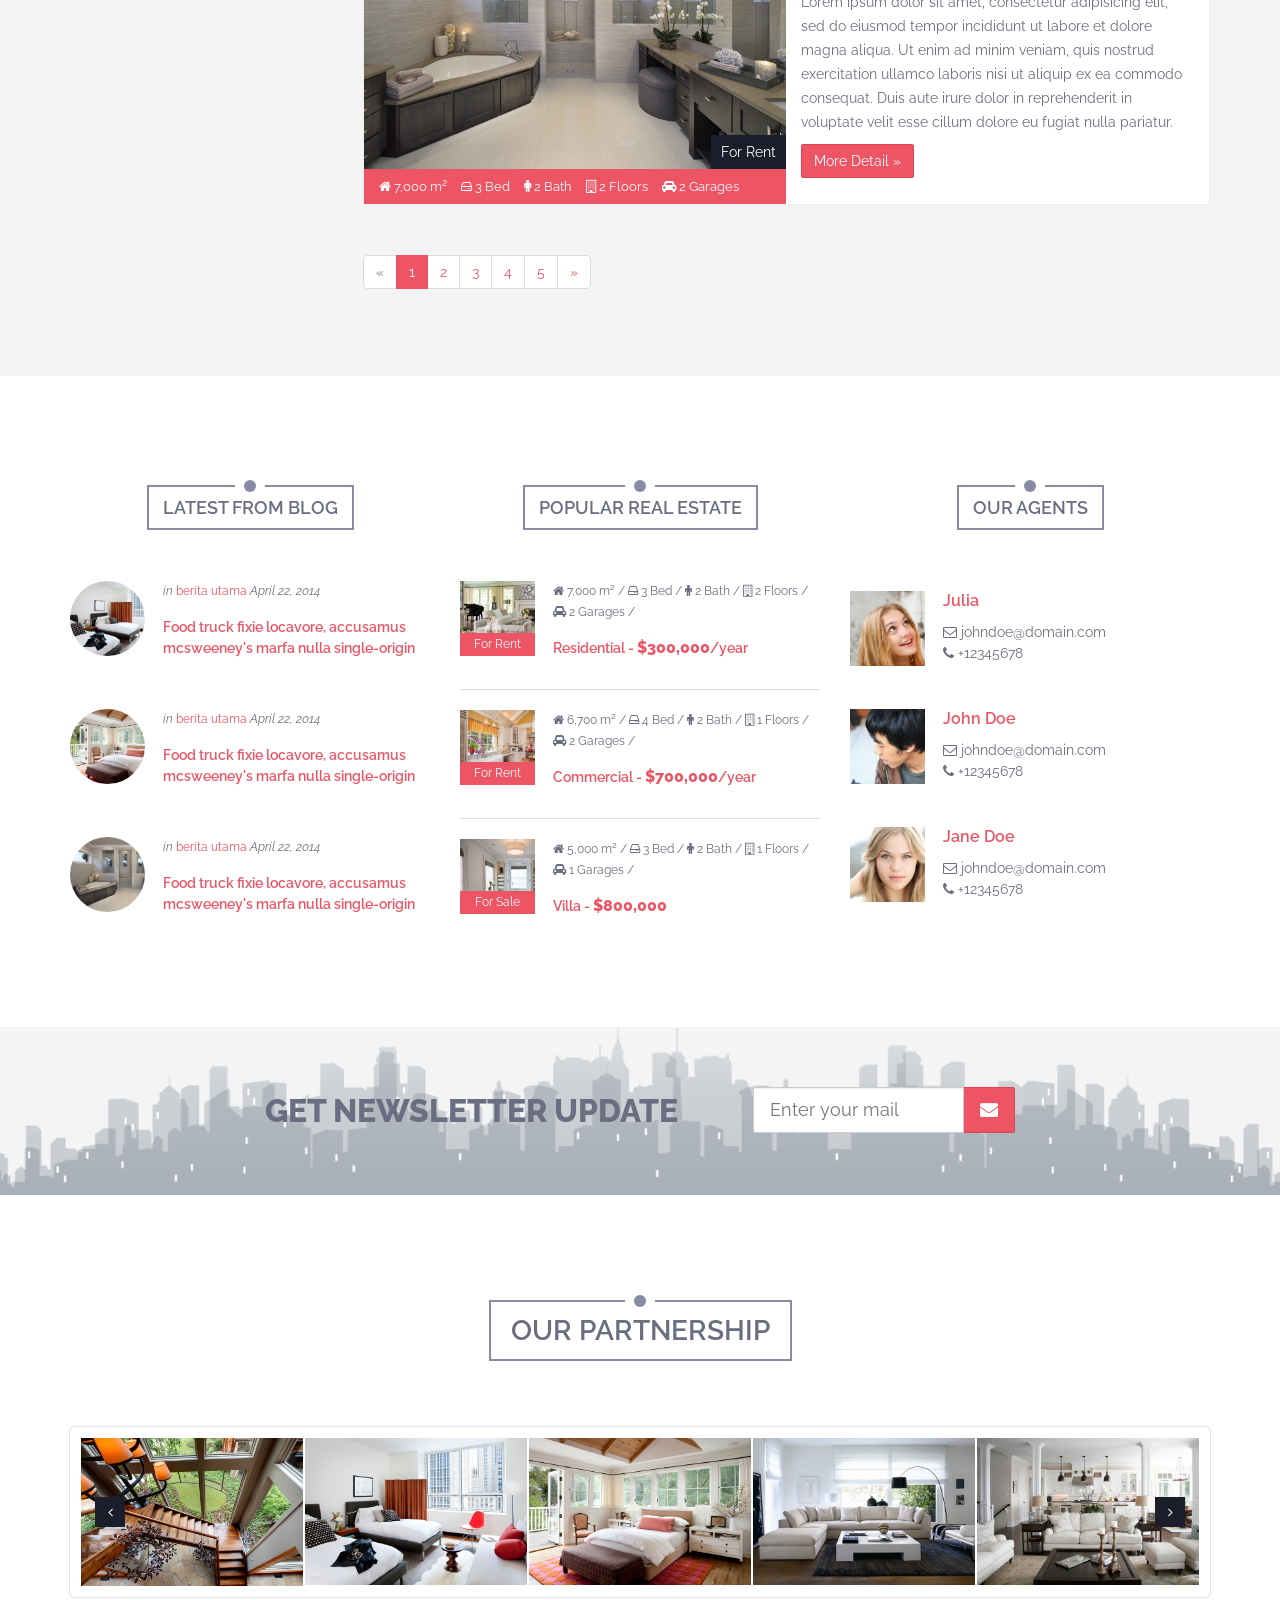
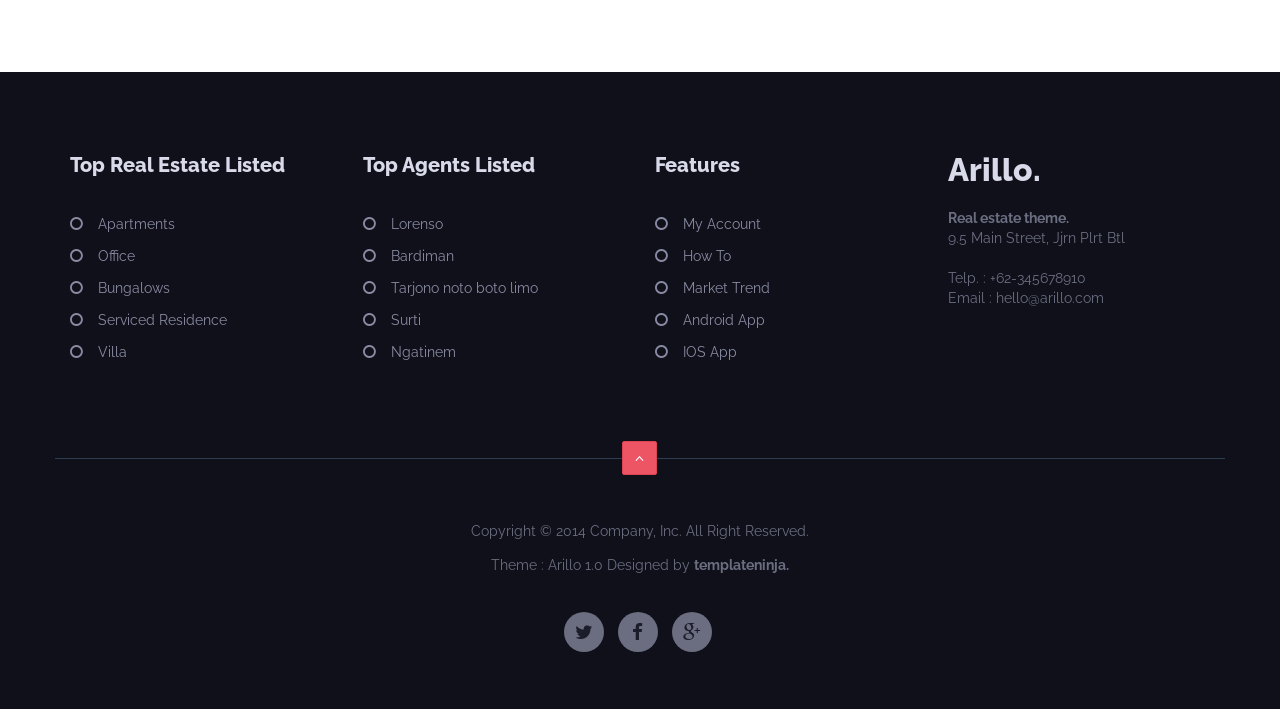
<file: category_list.html>
<!DOCTYPE html>
<html lang="en">
  <head>
    <meta charset="utf-8">
    <meta name="viewport" content="width=device-width, initial-scale=1.0">
    <meta http-equiv="X-UA-Compatible" content="IE=Edge,chrome=1">
    <meta name="description" content="arillo is responsive html real estate theme">
    <meta name="author" content="afriq yasin ramadhan">
    <link rel="shortcut icon" href="img/favicon.png">

    <title>Arillo</title>

    <!-- Bootstrap core CSS -->
    <link href="css/bootstrap.css" rel="stylesheet">

    <!-- Custom styles for this template -->
    <link href='http://fonts.googleapis.com/css?family=Raleway:400,600,800' rel='stylesheet' type='text/css'>
    <link href="css/font-awesome.min.css" rel="stylesheet">
    <link href="css/style.css" rel="stylesheet">
    <link href="css/responsive.css" rel="stylesheet">

    <!-- HTML5 shim and Respond.js IE8 support of HTML5 elements and media queries -->
    <!--[if lt IE 9]>
      <script src="js/html5shiv.js"></script>
      <script src="js/respond.min.js"></script>
    <![endif]-->
  </head>

  <body id="top">

    <!-- begin:navbar -->
    <nav class="navbar navbar-default navbar-fixed-top" role="navigation">
      <div class="container">
        <!-- Brand and toggle get grouped for better mobile display -->
        <div class="navbar-header">
          <button type="button" class="navbar-toggle" data-toggle="collapse" data-target="#navbar-top">
            <span class="sr-only">Toggle navigation</span>
            <span class="icon-bar"></span>
            <span class="icon-bar"></span>
            <span class="icon-bar"></span>
          </button>
          <a class="navbar-brand" href="index.html"><span>Ari<strong>llo.</strong></span></a>
        </div>

        <!-- Collect the nav links, forms, and other content for toggling -->
        <div class="collapse navbar-collapse" id="navbar-top">
          <ul class="nav navbar-nav navbar-right">
            <li><a href="index.html">Home</a></li>
            <li class="dropdown">
              <a href="#" class="dropdown-toggle" data-toggle="dropdown">Property <b class="caret"></b></a>
              <ul class="dropdown-menu">
                <li><a href="search.html">Search (Grid View)</a></li>
                <li><a href="search_list.html">Search (List View)</a></li>
                <li><a href="category.html">Category (Grid View)</a></li>
                <li class="active"><a href="category_list.html">Category (List View)</a></li>
                <li><a href="single.html">Single page</a></li>
              </ul>
            </li>
            <li class="dropdown">
              <a href="#" class="dropdown-toggle" data-toggle="dropdown">Pages <b class="caret"></b></a>
              <ul class="dropdown-menu">
                <li><a href="blog.html">Blog Archive</a></li>
                <li><a href="blog_single.html">Blog Single</a></li>
                <li><a href="about.html">About</a></li>
                <li><a href="contact.html">Contact</a></li>
              </ul>
            </li>
            <li><a href="#modal-signin" class="signin" data-toggle="modal" data-target="#modal-signin">Sign in</a></li>
            <li><a href="#" class="signup" data-toggle="modal" data-target="#modal-signup">Sign up</a></li>
          </ul>
        </div><!-- /.navbar-collapse -->
      </div><!-- /.container -->
    </nav>
    <!-- end:navbar -->

    <!-- begin:header -->
    <div id="header" class="heading" style="background-image: url(img/img01.jpg);">
      <div class="container">
        <div class="row">
          <div class="col-md-10 col-md-offset-1 col-sm-12">
            <div class="page-title">
              <h2>Category : <span>Villa</span></p>
            </div>
            <ol class="breadcrumb">
              <li><a href="#">Home</a></li>
              <li><a href="#">Category</a></li>
              <li class="active">Villa</li>
            </ol>
          </div>
        </div>
      </div>
    </div>
    <!-- end:header -->

    <!-- begin:content -->
    <div id="content">
      <div class="container">
        <div class="row">
          <!-- begin:article -->
          <div class="col-md-9 col-md-push-3">
            <!-- begin:sorting -->
            <div class="row sort">
              <div class="col-md-4 col-sm-4 col-xs-3">
                <a href="category.html" class="btn btn-default"><i class="fa fa-th"></i></a>
                <a href="category_list.html" class="btn btn-danger"><i class="fa fa-list"></i></a>
              </div>
              <div class="col-md-8 col-sm-8 col-xs-9">
                <form class="form-inline" role="form">
                  <span>Sort by : </span>
                  <div class="form-group">
                    <label class="sr-only" for="sortby">Sort by : </label>
                    <select class="form-control">
                      <option>Most Recent</option>
                      <option>Price (Low &gt; High)</option>
                      <option>Price (High &gt; Low)</option>
                      <option>Most Popular (Low &gt; High)</option>
                    </select>
                  </div>
                  <span>Show : </span>
                  <div class="form-group">
                    <label class="sr-only" for="show">Show : </label>
                    <select class="form-control">
                      <option>6</option>
                      <option>10</option>
                      <option>15</option>
                      <option>20</option>
                      <option>25</option>
                      <option>50</option>
                      <option>100</option>
                    </select>
                  </div>
                </form>
              </div>
            </div>
            <!-- end:sorting -->

            <!-- begin:product -->
            <div class="row container-realestate">
              <div class="col-md-12 col-sm-12 col-xs-12">
                <div class="property-container">
                  <div class="property-content-list">
                    <div class="property-image-list">
                      <img src="img/img12.jpg" alt="mikha real estate theme">
                      <div class="property-price">
                        <h4>Offices</h4>
                        <span>$30,000<small>/month</small></span>
                      </div>
                      <div class="property-status">
                        <span>For Rent</span>
                      </div>
                      <div class="property-features">
                        <span><i class="fa fa-home"></i> 7,000 m<sup>2</sup></span>
                        <span><i class="fa fa-hdd-o"></i> 3 Bed</span>
                        <span><i class="fa fa-male"></i> 2 Bath</span>
                        <span><i class="fa fa-building-o"></i> 2 Floors</span>
                        <span><i class="fa fa-car"></i> 2 Garages</span>
                      </div>
                    </div>
                    <div class="property-text">
                      <h3><a href="#">Luxury Office</a> <small>22, JJ Road, Yogyakarta</small></h3>
                      <p>Lorem ipsum dolor sit amet, consectetur adipisicing elit, sed do eiusmod
                      tempor incididunt ut labore et dolore magna aliqua. Ut enim ad minim veniam,
                      quis nostrud exercitation ullamco laboris nisi ut aliquip ex ea commodo
                      consequat. Duis aute irure dolor in reprehenderit in voluptate velit esse
                      cillum dolore eu fugiat nulla pariatur.</p>
                      <p><a href="#" class="btn btn-danger">More Detail &raquo;</a></p>
                    </div>
                  </div>
                </div>
              </div>
              <!-- break -->
              <div class="col-md-12 col-sm-12 col-xs-12">
                <div class="property-container">
                  <div class="property-content-list">
                    <div class="property-image-list">
                      <img src="img/img13.jpg" alt="mikha real estate theme">
                      <div class="property-price">
                        <h4>Villa</h4>
                        <span>$30,000<small>/month</small></span>
                      </div>
                      <div class="property-status">
                        <span>For Rent</span>
                      </div>
                      <div class="property-features">
                        <span><i class="fa fa-home"></i> 7,000 m<sup>2</sup></span>
                        <span><i class="fa fa-hdd-o"></i> 3 Bed</span>
                        <span><i class="fa fa-male"></i> 2 Bath</span>
                        <span><i class="fa fa-building-o"></i> 2 Floors</span>
                        <span><i class="fa fa-car"></i> 2 Garages</span>
                      </div>
                    </div>
                    <div class="property-text">
                      <h3><a href="#">Land In Central Park</a> <small>22, JJ Road, Yogyakarta</small></h3>
                      <p>Lorem ipsum dolor sit amet, consectetur adipisicing elit, sed do eiusmod
                      tempor incididunt ut labore et dolore magna aliqua. Ut enim ad minim veniam,
                      quis nostrud exercitation ullamco laboris nisi ut aliquip ex ea commodo
                      consequat. Duis aute irure dolor in reprehenderit in voluptate velit esse
                      cillum dolore eu fugiat nulla pariatur.</p>
                      <p><a href="#" class="btn btn-danger">More Detail &raquo;</a></p>
                    </div>
                  </div>
                </div>
              </div>
              <!-- break -->
              <div class="col-md-12 col-sm-12 col-xs-12">
                <div class="property-container">
                  <div class="property-content-list">
                    <div class="property-image-list">
                      <img src="img/img14.jpg" alt="mikha real estate theme">
                      <div class="property-price">
                        <h4>Villa</h4>
                        <span>$30,000<small>/month</small></span>
                      </div>
                      <div class="property-status">
                        <span>For Rent</span>
                      </div>
                      <div class="property-features">
                        <span><i class="fa fa-home"></i> 7,000 m<sup>2</sup></span>
                        <span><i class="fa fa-hdd-o"></i> 3 Bed</span>
                        <span><i class="fa fa-male"></i> 2 Bath</span>
                        <span><i class="fa fa-building-o"></i> 2 Floors</span>
                        <span><i class="fa fa-car"></i> 2 Garages</span>
                      </div>
                    </div>
                    <div class="property-text">
                      <h3><a href="#">Luxury Villa In Rego Park</a> <small>22, JJ Road, Yogyakarta</small></h3>
                      <p>Lorem ipsum dolor sit amet, consectetur adipisicing elit, sed do eiusmod
                      tempor incididunt ut labore et dolore magna aliqua. Ut enim ad minim veniam,
                      quis nostrud exercitation ullamco laboris nisi ut aliquip ex ea commodo
                      consequat. Duis aute irure dolor in reprehenderit in voluptate velit esse
                      cillum dolore eu fugiat nulla pariatur.</p>
                      <p><a href="#" class="btn btn-danger">More Detail &raquo;</a></p>
                    </div>
                  </div>
                </div>
              </div>
              <!-- break -->
              <div class="col-md-12 col-sm-12 col-xs-12">
                <div class="property-container">
                  <div class="property-content-list">
                    <div class="property-image-list">
                      <img src="img/img15.jpg" alt="mikha real estate theme">
                      <div class="property-price">
                        <h4>Villa</h4>
                        <span>$30,000<small>/month</small></span>
                      </div>
                      <div class="property-status">
                        <span>For Rent</span>
                      </div>
                      <div class="property-features">
                        <span><i class="fa fa-home"></i> 7,000 m<sup>2</sup></span>
                        <span><i class="fa fa-hdd-o"></i> 3 Bed</span>
                        <span><i class="fa fa-male"></i> 2 Bath</span>
                        <span><i class="fa fa-building-o"></i> 2 Floors</span>
                        <span><i class="fa fa-car"></i> 2 Garages</span>
                      </div>
                    </div>
                    <div class="property-text">
                      <h3><a href="#">The Urban Life</a> <small>22, JJ Road, Yogyakarta</small></h3>
                      <p>Lorem ipsum dolor sit amet, consectetur adipisicing elit, sed do eiusmod
                      tempor incididunt ut labore et dolore magna aliqua. Ut enim ad minim veniam,
                      quis nostrud exercitation ullamco laboris nisi ut aliquip ex ea commodo
                      consequat. Duis aute irure dolor in reprehenderit in voluptate velit esse
                      cillum dolore eu fugiat nulla pariatur.</p>
                      <p><a href="#" class="btn btn-danger">More Detail &raquo;</a></p>
                    </div>
                  </div>
                </div>
              </div>
              <!-- break -->
            </div>
            <!-- end:product -->

            <!-- begin:pagination -->
            <div class="row">
              <div class="col-md-12">
                <ul class="pagination">
                  <li class="disabled"><a href="#">&laquo;</a></li>
                  <li class="active"><a href="#">1 <span class="sr-only">(current)</span></a></li>
                  <li><a href="#">2</a></li>
                  <li><a href="#">3</a></li>
                  <li><a href="#">4</a></li>
                  <li><a href="#">5</a></li>
                  <li><a href="#">&raquo;</a></li>
                </ul>
              </div>
            </div>
            <!-- end:pagination -->
          </div>
          <!-- end:article -->

          <!-- begin:sidebar -->
          <div class="col-md-3 col-md-pull-9 sidebar">
            <div class="widget widget-white">
              <div class="widget-header">
                <h3>Advance Search</h3>
              </div>    
              <form role="form" class="advance-search">
                <div class="btn-group" data-toggle="buttons">
                  <label class="btn btn-danger">
                    <input type="radio" name="options" id="option1"> For Rent
                  </label>
                  <label class="btn btn-danger">
                    <input type="radio" name="options" id="option2"> For Sale
                  </label>
                </div>
                <div class="form-group">
                  <label for="location">Location</label>
                  <select class="form-control">
                    <option>Miami</option>
                    <option>Doral</option>
                    <option>Little Havana</option>
                    <option>Perrine</option>
                  </select>
                </div>
                <div class="form-group">
                  <label for="type">Property Type</label>
                  <select class="form-control">
                    <option>Office</option>
                    <option>Shop</option>
                    <option>Villa</option>
                    <option>Apartment</option>
                    <option>Single Family Home</option>
                  </select>
                </div>
                <div class="form-group">
                  <label for="beds">Beds</label>
                  <select class="form-control">
                    <option>1</option>
                    <option>2</option>
                    <option>3</option>
                    <option>4</option>
                    <option>5</option>
                  </select>
                </div>
                <div class="form-group">
                  <label for="baths">Baths</label>
                  <select class="form-control">
                    <option>1</option>
                    <option>2</option>
                    <option>3</option>
                    <option>4</option>
                    <option>5</option>
                  </select>
                </div>
                <div class="form-group">
                  <label for="min-price">Min Price</label>
                  <select class="form-control">
                    <option>$1,000</option>
                    <option>$5,000</option>
                    <option>$10,000</option>
                    <option>$20,000</option>
                    <option>$50,000</option>
                    <option>$350,000</option>
                  </select>
                </div>
                <div class="form-group">
                  <label for="max-price">Max Price</label>
                  <select class="form-control">
                    <option>$9,000</option>
                    <option>$19,000</option>
                    <option>$40,000</option>
                    <option>$100,000</option>
                    <option>$800,000</option>
                  </select>
                </div>
                <div class="form-group">
                  <label for="min-area">Min Area</label>
                  <input type="text" class="form-control" placeholder="Min Area">
                </div>
                <div class="form-group">
                  <label for="max-area">Max Area</label>
                  <input type="text" class="form-control" placeholder="Max Area">
                </div>
                <input type="submit" name="submit" value="Search" class="btn btn-danger btn-block">
              </form>
            </div>
            <!-- break -->
            <div class="widget widget-sidebar widget-white">
              <div class="widget-header">
                <h3>Property Type</h3>
              </div>    
              <ul class="list-check">
                <li><a href="#">Office</a>&nbsp;(18)</li>
                <li><a href="#">Office</a>&nbsp;(43)</li>
                <li><a href="#">Shop</a>&nbsp;(31)</li>
                <li><a href="#">Villa</a>&nbsp;(52)</li>
                <li><a href="#">Apartment</a>&nbsp;(8)</li>
                <li><a href="#">Single Family Home</a>&nbsp;(11)</li>
              </ul>
            </div>
            <!-- break -->
          </div>
          <!-- end:sidebar -->
          
        </div>
      </div>
    </div>
    <!-- end:content -->

    <!-- begin:news -->
    <div id="news">
      <div class="container">
        <div class="row">
          <!-- begin:blog -->
          <div class="col-md-4 col-sm-4">
            <div class="row">
              <div class="col-md-12">
                <div class="heading-title heading-title-sm bg-white">
                  <h2>Latest From Blog</h2>
                </div>
              </div>
            </div>
            <!-- break -->

            <div class="row">
              <div class="col-md-12">
                <div class="post-container post-noborder">
                  <div class="post-img post-img-circle" style="background: url(img/img02.jpg);"></div>
                  <div class="post-content">
                    <div class="post-meta">
                      <span><em>in</em> <a href="#" title="View all posts in berita utama" rel="category tag">berita utama</a></span>
                      <span><em>April 22, 2014</em></span>
                    </div>
                    <div class="heading-title">
                      <h2><a href="#">Food truck fixie locavore, accusamus mcsweeney's marfa nulla single-origin</a></h2>
                    </div>
                  </div>
                </div>
                <!-- break -->

                <div class="post-container post-noborder">
                  <div class="post-img post-img-circle" style="background: url(img/img03.jpg);"></div>
                  <div class="post-content">
                    <div class="post-meta">
                      <span><em>in</em> <a href="#" title="View all posts in berita utama" rel="category tag">berita utama</a></span>
                      <span><em>April 22, 2014</em></span>
                    </div>
                    <div class="heading-title">
                      <h2><a href="#">Food truck fixie locavore, accusamus mcsweeney's marfa nulla single-origin</a></h2>
                    </div>
                  </div>
                </div>
                <!-- break -->

                <div class="post-container post-noborder">
                  <div class="post-img post-img-circle" style="background: url(img/img15.jpg);"></div>
                  <div class="post-content">
                    <div class="post-meta">
                      <span><em>in</em> <a href="#" title="View all posts in berita utama" rel="category tag">berita utama</a></span>
                      <span><em>April 22, 2014</em></span>
                    </div>
                    <div class="heading-title">
                      <h2><a href="#">Food truck fixie locavore, accusamus mcsweeney's marfa nulla single-origin</a></h2>
                    </div>
                  </div>
                </div>
                <!-- break -->

              </div>
            </div>
            <!-- break -->

          </div>
          <!-- end:blog -->

          <!-- begin:popular -->
          <div class="col-md-4 col-sm-4">
            <div class="row">
              <div class="col-md-12">
                <div class="heading-title heading-title-sm bg-white">
                  <h2>Popular Real Estate</h2>
                </div>
              </div>
            </div>
            <!-- break -->

            <div class="row">
              <div class="col-md-12">
                <div class="post-container">
                  <div class="post-img" style="background: url(img/img12.jpg);"><h3>For Rent</h3></div>
                  <div class="post-content">
                    <div class="post-meta">
                      <span><i class="fa fa-home"></i> 7,000 m<sup>2</sup> / </span>
                      <span><i class="fa fa-hdd-o"></i> 3 Bed / </span>
                      <span><i class="fa fa-male"></i> 2 Bath / </span>
                      <span><i class="fa fa-building-o"></i> 2 Floors / </span>
                      <span><i class="fa fa-car"></i> 2 Garages / </span>
                    </div>
                    <div class="heading-title">
                      <h2><a href="#">Residential - <span>$300,000</span>/year</a></h2>
                    </div>
                  </div>
                </div>
                <!-- break -->

                <div class="post-container">
                  <div class="post-img" style="background: url(img/img13.jpg);"><h3>For Rent</h3></div>
                  <div class="post-content">
                    <div class="post-meta">
                      <span><i class="fa fa-home"></i> 6,700 m<sup>2</sup> / </span>
                      <span><i class="fa fa-hdd-o"></i> 4 Bed / </span>
                      <span><i class="fa fa-male"></i> 2 Bath / </span>
                      <span><i class="fa fa-building-o"></i> 1 Floors / </span>
                      <span><i class="fa fa-car"></i> 2 Garages / </span>
                    </div>
                    <div class="heading-title">
                      <h2><a href="#">Commercial - <span>$700,000</span>/year</a></h2>
                    </div>
                  </div>
                </div>
                <!-- break -->

                <div class="post-container post-noborder">
                  <div class="post-img" style="background: url(img/img14.jpg);"><h3>For Sale</h3></div>
                  <div class="post-content">
                    <div class="post-meta">
                      <span><i class="fa fa-home"></i> 5,000 m<sup>2</sup> / </span>
                      <span><i class="fa fa-hdd-o"></i> 3 Bed / </span>
                      <span><i class="fa fa-male"></i> 2 Bath / </span>
                      <span><i class="fa fa-building-o"></i> 1 Floors / </span>
                      <span><i class="fa fa-car"></i> 1 Garages / </span>
                    </div>
                    <div class="heading-title">
                      <h2><a href="#">Villa - <span>$800,000</span></a></h2>
                    </div>
                  </div>
                </div>
                <!-- break -->

              </div>
            </div>
            <!-- break -->

          </div>
          <!-- end:popular -->

          <!-- begin:agent -->
          <div class="col-md-4 col-sm-4">
            <div class="row">
              <div class="col-md-12">
                <div class="heading-title heading-title-sm bg-white">
                  <h2>Our Agents</h2>
                </div>
              </div>
            </div>
            <!-- break -->

            <div class="row">
              <div class="col-md-12">

                <div class="post-container post-noborder">
                  <div class="post-img" style="background: url(img/team03.jpg);"></div>
                  <div class="post-content list-agent">
                    <div class="heading-title">
                      <h2><a href="#">Julia</a></h2>
                    </div>
                    <div class="post-meta">
                      <span><i class="fa fa-envelope-o"></i> johndoe@domain.com</span><br>
                      <span><i class="fa fa-phone"></i> +12345678</span>
                    </div>
                  </div>
                </div>
                <!-- break -->

                <div class="post-container post-noborder">
                  <div class="post-img" style="background: url(img/avatar.png);"></div>
                  <div class="post-content list-agent">
                    <div class="heading-title">
                      <h2><a href="#">John Doe</a></h2>
                    </div>
                    <div class="post-meta">
                      <span><i class="fa fa-envelope-o"></i> johndoe@domain.com</span><br>
                      <span><i class="fa fa-phone"></i> +12345678</span>
                    </div>
                  </div>
                </div>
                <!-- break -->

                <div class="post-container post-noborder">
                  <div class="post-img" style="background: url(img/team01.jpg);"></div>
                  <div class="post-content list-agent">
                    <div class="heading-title">
                      <h2><a href="#">Jane Doe</a></h2>
                    </div>
                    <div class="post-meta">
                      <span><i class="fa fa-envelope-o"></i> johndoe@domain.com</span><br>
                      <span><i class="fa fa-phone"></i> +12345678</span>
                    </div>
                  </div>
                </div>
                <!-- break -->

              </div>
            </div>
            <!-- break -->

          </div>
          <!-- end:agent -->
        </div>
      </div>
    </div>
    <!-- end:news -->

    <!-- begin:subscribe -->
    <div id="subscribe">
      <div class="container">
        <div class="row">
          <div class="col-md-5 col-md-offset-2 col-sm-8 col-xs-12">
            <h3>Get Newsletter Update</h3>
          </div>
          <div class="col-md-3 col-sm-4 col-xs-12">
            <div class="input-group">
              <input type="text" class="form-control input-lg" placeholder="Enter your mail">
              <span class="input-group-btn">
                <button class="btn btn-danger btn-lg" type="submit"><i class="fa fa-envelope"></i></button>
              </span>
            </div>
          </div>
        </div>
      </div>
    </div>
    <!-- end:subscribe -->

    <!-- begin:partner -->
    <div id="partner">
      <div class="container">
        <div class="row">
          <div class="col-md-12">
            <div class="heading-title bg-white">
              <h2>Our Partnership</h2>
            </div>
          </div>
        </div>
        <!-- break -->

        <div class="row">
          <div class="col-md-12">
            <div class="jcarousel-wrapper">
              <div class="jcarousel">
                <ul>
                  <li><a href="#"><img src="img/img01.jpg" alt="partner of arillo responsive real estate theme"></a></li>
                  <li><a href="#"><img src="img/img02.jpg" alt="partner of arillo responsive real estate theme"></a></li>
                  <li><a href="#"><img src="img/img03.jpg" alt="partner of arillo responsive real estate theme"></a></li>
                  <li><a href="#"><img src="img/img04.jpg" alt="partner of arillo responsive real estate theme"></a></li>
                  <li><a href="#"><img src="img/img05.jpg" alt="partner of arillo responsive real estate theme"></a></li>
                  <li><a href="#"><img src="img/img06.jpg" alt="partner of arillo responsive real estate theme"></a></li>
                </ul>
              </div>
              <a href="#" class="jcarousel-control-prev"><i class="fa fa-angle-left"></i></a>
              <a href="#" class="jcarousel-control-next"><i class="fa fa-angle-right"></i></a>
              <!-- <p class="jcarousel-pagination"></p> -->
            </div>
          </div>
        </div>
      </div>
    </div>
    <!-- end:partner -->

    <!-- begin:footer -->
    <div id="footer">
      <div class="container">
        <div class="row">
          <div class="col-md-3 col-sm-6 col-xs-12">
            <div class="widget">
              <h3>Top Real Estate Listed</h3>
              <ul class="list-unstyled">
                <li><a href="#">Apartments</a></li>
                <li><a href="#">Office</a></li>
                <li><a href="#">Bungalows</a></li>
                <li><a href="#">Serviced Residence</a></li>
                <li><a href="#">Villa</a></li>
              </ul>
            </div>
          </div>
          <!-- break -->
          <div class="col-md-3 col-sm-6 col-xs-12">
            <div class="widget">
              <h3>Top Agents Listed</h3>
              <ul class="list-unstyled">
                <li><a href="#">Lorenso</a></li>
                <li><a href="#">Bardiman</a></li>
                <li><a href="#">Tarjono noto boto limo</a></li>
                <li><a href="#">Surti</a></li>
                <li><a href="#">Ngatinem</a></li>
              </ul>
            </div>
          </div>
          <!-- break -->
          <div class="col-md-3 col-sm-6 col-xs-12">
            <div class="widget">
              <h3>Features</h3>
              <ul class="list-unstyled">
                <li><a href="#">My Account</a></li>
                <li><a href="#">How To</a></li>
                <li><a href="#">Market Trend</a></li>
                <li><a href="#">Android App</a></li>
                <li><a href="#">IOS App</a></li>
              </ul>
            </div>
          </div>
          <!-- break -->
          <div class="col-md-3 col-sm-6 col-xs-12">
            <div class="widget">
              <h2>Arillo.</h2>
              <address>
                <strong>Real estate theme.</strong><br>
                9.5 Main Street, Jjrn Plrt Btl<br>
                <br>
                Telp. : +62-345678910<br>
                Email : hello@arillo.com
              </address>
            </div>
          </div>
          <!-- break -->
        </div>
        <!-- break -->

        <!-- begin:copyright -->
        <div class="row">
          <div class="col-md-12 copyright">
            <p>Copyright &copy; 2014 Company, Inc. All Right Reserved.</p>
            <p>Theme : Arillo 1.0 Designed by <strong>templateninja.</strong></p>
            <a href="#top" class="btn btn-danger scroltop"><i class="fa fa-angle-up"></i></a>
            <ul class="list-inline social-links">
              <li><a href="#" class="icon-twitter" rel="tooltip" title="" data-placement="bottom" data-original-title="Twitter"><i class="fa fa-twitter"></i></a></li>
              <li><a href="#" class="icon-facebook" rel="tooltip" title="" data-placement="bottom" data-original-title="Facebook"><i class="fa fa-facebook"></i></a></li>
              <li><a href="#" class="icon-gplus" rel="tooltip" title="" data-placement="bottom" data-original-title="Gplus"><i class="fa fa-google-plus"></i></a></li>
            </ul>
          </div>
        </div>
        <!-- end:copyright -->

      </div>
    </div>
    <!-- end:footer -->

    <!-- begin:modal-signin -->
    <div class="modal fade" id="modal-signin" tabindex="-1" role="dialog" aria-labelledby="modal-signin" aria-hidden="true">
      <div class="modal-dialog modal-sm">
        <div class="modal-content">
          <div class="modal-header">
            <button type="button" class="close" data-dismiss="modal" aria-hidden="true">&times;</button>
            <h4 class="modal-title">Sign in</h4>
          </div>
          <div class="modal-body">
            <form role="form">
              <div class="form-group">
                <label for="emailAddress">Email address</label>
                <input type="email" class="form-control input-lg" placeholder="Enter email">
              </div>
              <div class="form-group">
                <label for="password">Password</label>
                <input type="password" class="form-control input-lg" placeholder="Password">
              </div>
              <div class="checkbox">
                <label>
                  <input type="checkbox" name="forget"> Keep me logged in
                </label>
              </div>
            </form>
          </div>
          <div class="modal-footer">
            <p>Don't have account ? <a href="#modal-signup"  data-toggle="modal" data-target="#modal-signup">Sign up here.</a></p>
            <input type="submit" class="btn btn-danger btn-block btn-lg" value="Sign in">
          </div>
        </div>
      </div>
    </div>
    <!-- end:modal-signin -->

    <!-- begin:modal-signup -->
    <div class="modal fade" id="modal-signup" tabindex="-1" role="dialog" aria-labelledby="modal-signup" aria-hidden="true">
      <div class="modal-dialog modal-sm">
        <div class="modal-content">
          <div class="modal-header">
            <button type="button" class="close" data-dismiss="modal" aria-hidden="true">&times;</button>
            <h4 class="modal-title">Sign up</h4>
          </div>
          <div class="modal-body">
            <form role="form">
              <div class="form-group">
                <input type="email" class="form-control input-lg" placeholder="Enter email">
              </div>
              <div class="form-group">
                <input type="password" class="form-control input-lg" placeholder="Password">
              </div>
              <div class="form-group">
                <input type="password" class="form-control input-lg" placeholder="Confirm Password">
              </div>
              <div class="checkbox">
                <label>
                  <input type="checkbox" name="agree"> Agree to our <a href="#">terms of use</a> and <a href="#">privacy policy</a>
                </label>
              </div>
            </form>
          </div>
          <div class="modal-footer">
            <p>Already have account ? <a href="#modal-signin" data-toggle="modal" data-target="#modal-signin">Sign in here.</a></p>
            <input type="submit" class="btn btn-danger btn-block btn-lg" value="Sign up">
          </div>
        </div>
      </div>
    </div>
    <!-- end:modal-signup -->
   
    <!-- Bootstrap core JavaScript
    ================================================== -->
    <!-- Placed at the end of the document so the pages load faster -->
    <script src="js/jquery.js"></script>
    <script src="js/bootstrap.js"></script>
     <script type="text/javascript" src="http://maps.google.com/maps/api/js?sensor=false&amp;language=en"></script>
    <script src="js/gmap3.min.js"></script>
    <script src="js/jquery.easing.js"></script>
    <script src="js/jquery.jcarousel.min.js"></script>
    <script src="js/imagesloaded.pkgd.min.js"></script>
    <script src="js/masonry.pkgd.min.js"></script>
    <script src="js/jquery.backstretch.js"></script>
    <script src="js/script.js"></script>
    <script src="js/jquery.nicescroll.min.js"></script>
  </body>
</html>
</file>
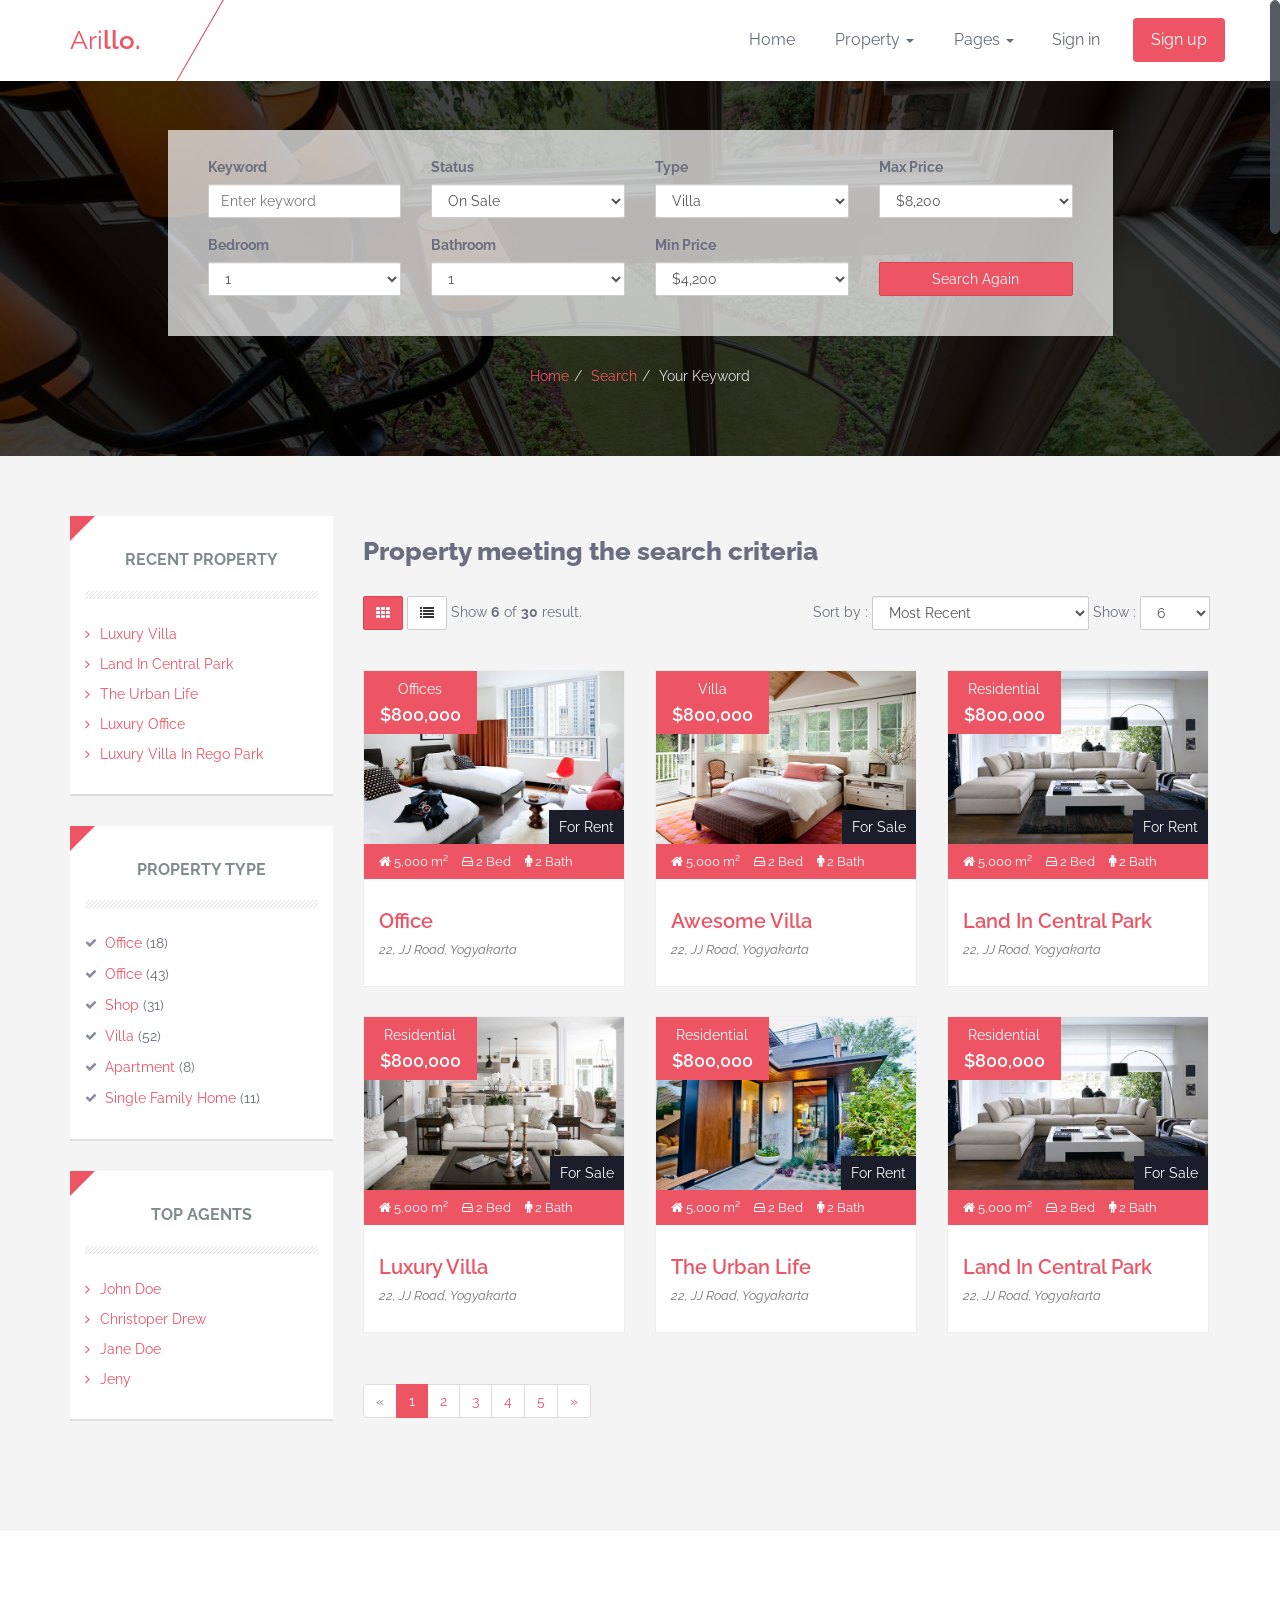
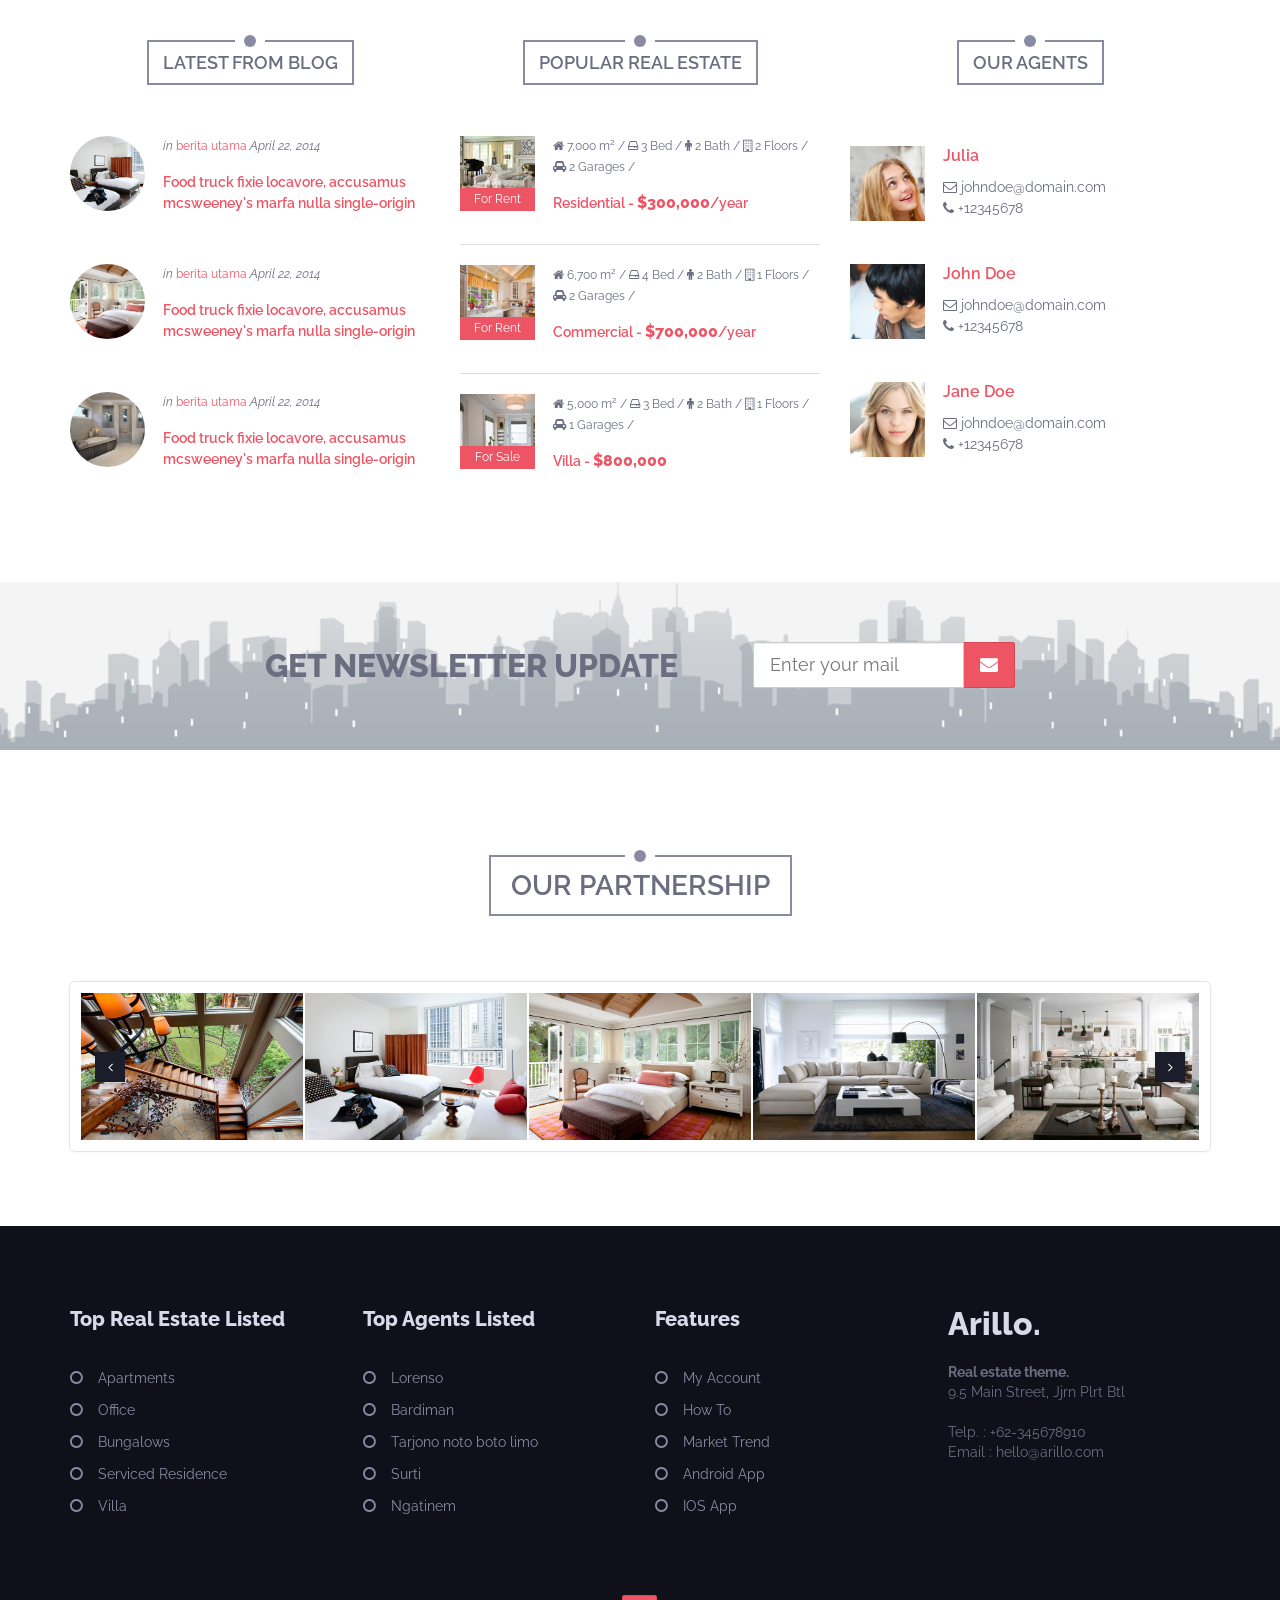
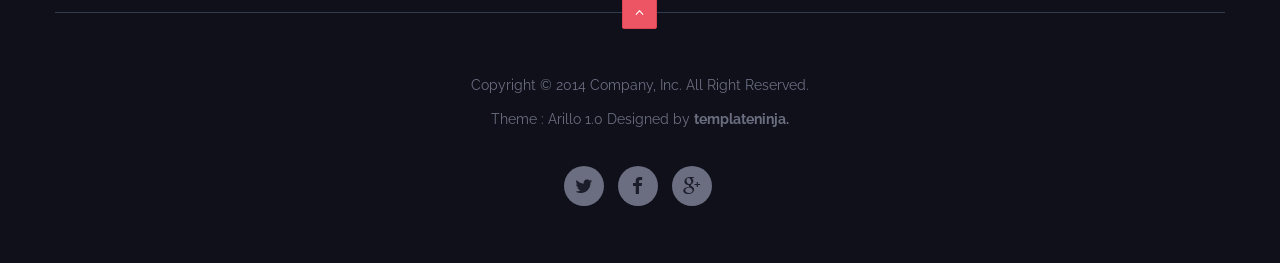
<file: search.html>
<!DOCTYPE html>
<html lang="en">
  <head>
    <meta charset="utf-8">
    <meta name="viewport" content="width=device-width, initial-scale=1.0">
    <meta http-equiv="X-UA-Compatible" content="IE=Edge,chrome=1">
    <meta name="description" content="arillo is responsive html real estate theme">
    <meta name="author" content="afriq yasin ramadhan">
    <link rel="shortcut icon" href="img/favicon.png">

    <title>Arillo</title>

    <!-- Bootstrap core CSS -->
    <link href="css/bootstrap.css" rel="stylesheet">

    <!-- Custom styles for this template -->
    <link href='http://fonts.googleapis.com/css?family=Raleway:400,600,800' rel='stylesheet' type='text/css'>
    <link href="css/font-awesome.min.css" rel="stylesheet">
    <link href="css/style.css" rel="stylesheet">
    <link href="css/responsive.css" rel="stylesheet">

    <!-- HTML5 shim and Respond.js IE8 support of HTML5 elements and media queries -->
    <!--[if lt IE 9]>
      <script src="js/html5shiv.js"></script>
      <script src="js/respond.min.js"></script>
    <![endif]-->
  </head>

  <body id="top">

    <!-- begin:navbar -->
    <nav class="navbar navbar-default navbar-fixed-top" role="navigation">
      <div class="container">
        <!-- Brand and toggle get grouped for better mobile display -->
        <div class="navbar-header">
          <button type="button" class="navbar-toggle" data-toggle="collapse" data-target="#navbar-top">
            <span class="sr-only">Toggle navigation</span>
            <span class="icon-bar"></span>
            <span class="icon-bar"></span>
            <span class="icon-bar"></span>
          </button>
          <a class="navbar-brand" href="index.html"><span>Ari<strong>llo.</strong></span></a>
        </div>

        <!-- Collect the nav links, forms, and other content for toggling -->
        <div class="collapse navbar-collapse" id="navbar-top">
          <ul class="nav navbar-nav navbar-right">
            <li><a href="index.html">Home</a></li>
            <li class="dropdown">
              <a href="#" class="dropdown-toggle" data-toggle="dropdown">Property <b class="caret"></b></a>
              <ul class="dropdown-menu">
                <li class="active"><a href="search.html">Search (Grid View)</a></li>
                <li><a href="search_list.html">Search (List View)</a></li>
                <li><a href="category.html">Category (Grid View)</a></li>
                <li><a href="category_list.html">Category (List View)</a></li>
                <li><a href="single.html">Single page</a></li>
              </ul>
            </li>
            <li class="dropdown">
              <a href="#" class="dropdown-toggle" data-toggle="dropdown">Pages <b class="caret"></b></a>
              <ul class="dropdown-menu">
                <li><a href="blog.html">Blog Archive</a></li>
                <li><a href="blog_single.html">Blog Single</a></li>
                <li><a href="about.html">About</a></li>
                <li><a href="contact.html">Contact</a></li>
              </ul>
            </li>
            <li><a href="#modal-signin" class="signin" data-toggle="modal" data-target="#modal-signin">Sign in</a></li>
            <li><a href="#" class="signup" data-toggle="modal" data-target="#modal-signup">Sign up</a></li>
          </ul>
        </div><!-- /.navbar-collapse -->
      </div><!-- /.container -->
    </nav>
    <!-- end:navbar -->

    <!-- begin:header -->
    <div id="header" class="heading" style="background-image: url(img/img01.jpg);">
      <div class="container">
        <div class="row">
          <div class="col-md-10 col-md-offset-1 col-sm-12">
            <div class="quick-search">
              <div class="row">
                <form role="form">
                  <div class="col-md-3 col-sm-3 col-xs-6">
                    <div class="form-group">
                      <label for="bedroom">Keyword</label>
                      <input type="text" class="form-control" placeholder="Enter keyword">
                    </div>
                    <div class="form-group">
                      <label for="bedroom">Bedroom</label>
                      <select class="form-control">
                        <option>1</option>
                        <option>2</option>
                        <option>3</option>
                        <option>4</option>
                      </select>
                    </div>
                  </div>
                  <!-- break -->
                  <div class="col-md-3 col-sm-3 col-xs-6">
                    <div class="form-group">
                      <label for="status">Status</label>
                      <select class="form-control">
                        <option>On Sale</option>
                        <option>For Rent</option>
                      </select>
                    </div>
                    <div class="form-group">
                      <label for="bathroom">Bathroom</label>
                      <select class="form-control">
                        <option>1</option>
                        <option>2</option>
                        <option>3</option>
                        <option>4</option>
                      </select>
                    </div>
                  </div>
                  <!-- break -->
                  <div class="col-md-3 col-sm-3 col-xs-6">
                    <div class="form-group">
                      <label for="type">Type</label>
                      <select class="form-control">
                        <option>Villa</option>
                        <option>Recident</option>
                        <option>Commercial</option>
                      </select>
                    </div>
                    <div class="form-group">
                      <label for="minprice">Min Price</label>
                      <select class="form-control">
                        <option>$4,200</option>
                        <option>$6,700</option>
                        <option>$8,150</option>
                        <option>$11,110</option>
                      </select>
                    </div>
                  </div>
                  <!-- break -->
                  <div class="col-md-3 col-sm-3 col-xs-6">
                    <div class="form-group">
                      <label for="maxprice">Max Price</label>
                      <select class="form-control">
                        <option>$8,200</option>
                        <option>$11,700</option>
                        <option>$14,150</option>
                        <option>$21,110</option>
                      </select>
                    </div>
                    <div class="form-group">
                      <label for="maxprice">&nbsp;</label>
                      <input type="submit" name="submit" value="Search Again" class="btn btn-danger btn-block">
                    </div>
                  </div>

                </form>
              </div>
            </div>
            <ol class="breadcrumb">
              <li><a href="#">Home</a></li>
              <li><a href="#">Search</a></li>
              <li class="active">Your Keyword</li>
            </ol>
          </div>
        </div>
      </div>
    </div>
    <!-- end:header -->

    <!-- begin:content -->
    <div id="content">
      <div class="container">
        <div class="row">
          <!-- begin:article -->
          <div class="col-md-9 col-md-push-3">
            <div class="row">
              <div class="col-md-12">
                <div class="heading-title heading-title-alt">
                  <h3>Property meeting the search criteria</h3>
                </div>
              </div>
            </div>
            <!-- begin:sorting -->
            <div class="row sort">
              <div class="col-md-4 col-sm-4 col-xs-3">
                <a href="search.html" class="btn btn-danger"><i class="fa fa-th"></i></a>
                <a href="search_list.html" class="btn btn-default"><i class="fa fa-list"></i></a>
                <span>Show <strong>6</strong> of <strong>30</strong> result.</span>
              </div>
              <div class="col-md-8 col-sm-8 col-xs-9">
                <form class="form-inline" role="form">
                  <span>Sort by : </span>
                  <div class="form-group">
                    <label class="sr-only" for="sortby">Sort by : </label>
                    <select class="form-control">
                      <option>Most Recent</option>
                      <option>Price (Low &gt; High)</option>
                      <option>Price (High &gt; Low)</option>
                      <option>Most Popular (Low &gt; High)</option>
                    </select>
                  </div>
                  <span>Show : </span>
                  <div class="form-group">
                    <label class="sr-only" for="show">Show : </label>
                    <select class="form-control">
                      <option>6</option>
                      <option>10</option>
                      <option>15</option>
                      <option>20</option>
                      <option>25</option>
                      <option>50</option>
                      <option>100</option>
                    </select>
                  </div>
                </form>
              </div>
            </div>
            <!-- end:sorting -->

            <!-- begin:product -->
            <div class="row container-realestate">
              <div class="col-md-4 col-sm-6 col-xs-12">
                <div class="property-container">
                  <div class="property-image">
                    <img src="img/img02.jpg" alt="mikha real estate theme">
                    <div class="property-price">
                      <h4>Offices</h4>
                      <span>$800,000</span>
                    </div>
                    <div class="property-status">
                      <span>For Rent</span>
                    </div>
                  </div>
                  <div class="property-features">
                    <span><i class="fa fa-home"></i> 5,000 m<sup>2</sup></span>
                    <span><i class="fa fa-hdd-o"></i> 2 Bed</span>
                    <span><i class="fa fa-male"></i> 2 Bath</span>
                  </div>
                  <div class="property-content">
                    <h3><a href="#">Office</a> <small>22, JJ Road, Yogyakarta</small></h3>
                  </div>
                </div>
              </div>
              <!-- break -->
              <div class="col-md-4 col-sm-6 col-xs-12">
                <div class="property-container">
                  <div class="property-image">
                    <img src="img/img03.jpg" alt="mikha real estate theme">
                    <div class="property-price">
                      <h4>Villa</h4>
                      <span>$800,000</span>
                    </div>
                    <div class="property-status">
                      <span>For Sale</span>
                    </div>
                  </div>
                  <div class="property-features">
                    <span><i class="fa fa-home"></i> 5,000 m<sup>2</sup></span>
                    <span><i class="fa fa-hdd-o"></i> 2 Bed</span>
                    <span><i class="fa fa-male"></i> 2 Bath</span>
                  </div>
                  <div class="property-content">
                    <h3><a href="#">Awesome Villa</a> <small>22, JJ Road, Yogyakarta</small></h3>
                  </div>
                </div>
              </div>
              <!-- break -->
              <div class="col-md-4 col-sm-6 col-xs-12">
                <div class="property-container">
                  <div class="property-image">
                    <img src="img/img04.jpg" alt="mikha real estate theme">
                    <div class="property-price">
                      <h4>Residential</h4>
                      <span>$800,000</span>
                    </div>
                    <div class="property-status">
                      <span>For Rent</span>
                    </div>
                  </div>
                  <div class="property-features">
                    <span><i class="fa fa-home"></i> 5,000 m<sup>2</sup></span>
                    <span><i class="fa fa-hdd-o"></i> 2 Bed</span>
                    <span><i class="fa fa-male"></i> 2 Bath</span>
                  </div>
                  <div class="property-content">
                    <h3><a href="#">Land In Central Park</a> <small>22, JJ Road, Yogyakarta</small></h3>
                  </div>
                </div>
              </div>
              <!-- break -->
              <div class="col-md-4 col-sm-6 col-xs-12">
                <div class="property-container">
                  <div class="property-image">
                    <img src="img/img05.jpg" alt="mikha real estate theme">
                    <div class="property-price">
                      <h4>Residential</h4>
                      <span>$800,000</span>
                    </div>
                    <div class="property-status">
                      <span>For Sale</span>
                    </div>
                  </div>
                  <div class="property-features">
                    <span><i class="fa fa-home"></i> 5,000 m<sup>2</sup></span>
                    <span><i class="fa fa-hdd-o"></i> 2 Bed</span>
                    <span><i class="fa fa-male"></i> 2 Bath</span>
                  </div>
                  <div class="property-content">
                    <h3><a href="#">Luxury Villa</a> <small>22, JJ Road, Yogyakarta</small></h3>
                  </div>
                </div>
              </div>
              <!-- break -->
              <div class="col-md-4 col-sm-6 col-xs-12">
                <div class="property-container">
                  <div class="property-image">
                    <img src="img/img06.jpg" alt="mikha real estate theme">
                    <div class="property-price">
                      <h4>Residential</h4>
                      <span>$800,000</span>
                    </div>
                    <div class="property-status">
                      <span>For Rent</span>
                    </div>
                  </div>
                  <div class="property-features">
                    <span><i class="fa fa-home"></i> 5,000 m<sup>2</sup></span>
                    <span><i class="fa fa-hdd-o"></i> 2 Bed</span>
                    <span><i class="fa fa-male"></i> 2 Bath</span>
                  </div>
                  <div class="property-content">
                    <h3><a href="#">The Urban Life</a> <small>22, JJ Road, Yogyakarta</small></h3>
                  </div>
                </div>
              </div>
              <!-- break -->
              <div class="col-md-4 col-sm-6 col-xs-12">
                <div class="property-container">
                  <div class="property-image">
                    <img src="img/img04.jpg" alt="mikha real estate theme">
                    <div class="property-price">
                      <h4>Residential</h4>
                      <span>$800,000</span>
                    </div>
                    <div class="property-status">
                      <span>For Sale</span>
                    </div>
                  </div>
                  <div class="property-features">
                    <span><i class="fa fa-home"></i> 5,000 m<sup>2</sup></span>
                    <span><i class="fa fa-hdd-o"></i> 2 Bed</span>
                    <span><i class="fa fa-male"></i> 2 Bath</span>
                  </div>
                  <div class="property-content">
                    <h3><a href="#">Land In Central Park</a> <small>22, JJ Road, Yogyakarta</small></h3>
                  </div>
                </div>
              </div>
              <!-- break -->
            </div>
            <!-- end:product -->

            <!-- begin:pagination -->
            <div class="row">
              <div class="col-md-12">
                <ul class="pagination">
                  <li class="disabled"><a href="#">&laquo;</a></li>
                  <li class="active"><a href="#">1 <span class="sr-only">(current)</span></a></li>
                  <li><a href="#">2</a></li>
                  <li><a href="#">3</a></li>
                  <li><a href="#">4</a></li>
                  <li><a href="#">5</a></li>
                  <li><a href="#">&raquo;</a></li>
                </ul>
              </div>
            </div>
            <!-- end:pagination -->
          </div>
          <!-- end:article -->

          <!-- begin:sidebar -->
          <div class="col-md-3 col-md-pull-9 sidebar">
            <div class="widget widget-sidebar widget-white">
              <div class="widget-header">
                <h3>Recent Property</h3>
              </div>    
              <ul>
                <li><a href="#">Luxury Villa</a></li>
                <li><a href="#">Land In Central Park</a></li>
                <li><a href="#">The Urban Life</a></li>
                <li><a href="#">Luxury Office</a></li>
                <li><a href="">Luxury Villa In Rego Park</a></li>
              </ul>
            </div>
            <!-- break -->
            <div class="widget widget-sidebar widget-white">
              <div class="widget-header">
                <h3>Property Type</h3>
              </div>    
              <ul class="list-check">
                <li><a href="#">Office</a>&nbsp;(18)</li>
                <li><a href="#">Office</a>&nbsp;(43)</li>
                <li><a href="#">Shop</a>&nbsp;(31)</li>
                <li><a href="#">Villa</a>&nbsp;(52)</li>
                <li><a href="#">Apartment</a>&nbsp;(8)</li>
                <li><a href="#">Single Family Home</a>&nbsp;(11)</li>
              </ul>
            </div>
            <!-- break -->
            <div class="widget widget-sidebar widget-white">
              <div class="widget-header">
                <h3>Top Agents</h3>
              </div>    
              <ul>
                <li><a href="#">John Doe</a></li>
                <li><a href="#">Christoper Drew</a></li>
                <li><a href="#">Jane Doe</a></li>
                <li><a href="#">Jeny</a></li>
              </ul>
            </div>
            <!-- break -->
          </div>
          <!-- end:sidebar -->
          
        </div>
      </div>
    </div>
    <!-- end:content -->

    <!-- begin:news -->
    <div id="news">
      <div class="container">
        <div class="row">
          <!-- begin:blog -->
          <div class="col-md-4 col-sm-4">
            <div class="row">
              <div class="col-md-12">
                <div class="heading-title heading-title-sm bg-white">
                  <h2>Latest From Blog</h2>
                </div>
              </div>
            </div>
            <!-- break -->

            <div class="row">
              <div class="col-md-12">
                <div class="post-container post-noborder">
                  <div class="post-img post-img-circle" style="background: url(img/img02.jpg);"></div>
                  <div class="post-content">
                    <div class="post-meta">
                      <span><em>in</em> <a href="#" title="View all posts in berita utama" rel="category tag">berita utama</a></span>
                      <span><em>April 22, 2014</em></span>
                    </div>
                    <div class="heading-title">
                      <h2><a href="#">Food truck fixie locavore, accusamus mcsweeney's marfa nulla single-origin</a></h2>
                    </div>
                  </div>
                </div>
                <!-- break -->

                <div class="post-container post-noborder">
                  <div class="post-img post-img-circle" style="background: url(img/img03.jpg);"></div>
                  <div class="post-content">
                    <div class="post-meta">
                      <span><em>in</em> <a href="#" title="View all posts in berita utama" rel="category tag">berita utama</a></span>
                      <span><em>April 22, 2014</em></span>
                    </div>
                    <div class="heading-title">
                      <h2><a href="#">Food truck fixie locavore, accusamus mcsweeney's marfa nulla single-origin</a></h2>
                    </div>
                  </div>
                </div>
                <!-- break -->

                <div class="post-container post-noborder">
                  <div class="post-img post-img-circle" style="background: url(img/img15.jpg);"></div>
                  <div class="post-content">
                    <div class="post-meta">
                      <span><em>in</em> <a href="#" title="View all posts in berita utama" rel="category tag">berita utama</a></span>
                      <span><em>April 22, 2014</em></span>
                    </div>
                    <div class="heading-title">
                      <h2><a href="#">Food truck fixie locavore, accusamus mcsweeney's marfa nulla single-origin</a></h2>
                    </div>
                  </div>
                </div>
                <!-- break -->

              </div>
            </div>
            <!-- break -->

          </div>
          <!-- end:blog -->

          <!-- begin:popular -->
          <div class="col-md-4 col-sm-4">
            <div class="row">
              <div class="col-md-12">
                <div class="heading-title heading-title-sm bg-white">
                  <h2>Popular Real Estate</h2>
                </div>
              </div>
            </div>
            <!-- break -->

            <div class="row">
              <div class="col-md-12">
                <div class="post-container">
                  <div class="post-img" style="background: url(img/img12.jpg);"><h3>For Rent</h3></div>
                  <div class="post-content">
                    <div class="post-meta">
                      <span><i class="fa fa-home"></i> 7,000 m<sup>2</sup> / </span>
                      <span><i class="fa fa-hdd-o"></i> 3 Bed / </span>
                      <span><i class="fa fa-male"></i> 2 Bath / </span>
                      <span><i class="fa fa-building-o"></i> 2 Floors / </span>
                      <span><i class="fa fa-car"></i> 2 Garages / </span>
                    </div>
                    <div class="heading-title">
                      <h2><a href="#">Residential - <span>$300,000</span>/year</a></h2>
                    </div>
                  </div>
                </div>
                <!-- break -->

                <div class="post-container">
                  <div class="post-img" style="background: url(img/img13.jpg);"><h3>For Rent</h3></div>
                  <div class="post-content">
                    <div class="post-meta">
                      <span><i class="fa fa-home"></i> 6,700 m<sup>2</sup> / </span>
                      <span><i class="fa fa-hdd-o"></i> 4 Bed / </span>
                      <span><i class="fa fa-male"></i> 2 Bath / </span>
                      <span><i class="fa fa-building-o"></i> 1 Floors / </span>
                      <span><i class="fa fa-car"></i> 2 Garages / </span>
                    </div>
                    <div class="heading-title">
                      <h2><a href="#">Commercial - <span>$700,000</span>/year</a></h2>
                    </div>
                  </div>
                </div>
                <!-- break -->

                <div class="post-container post-noborder">
                  <div class="post-img" style="background: url(img/img14.jpg);"><h3>For Sale</h3></div>
                  <div class="post-content">
                    <div class="post-meta">
                      <span><i class="fa fa-home"></i> 5,000 m<sup>2</sup> / </span>
                      <span><i class="fa fa-hdd-o"></i> 3 Bed / </span>
                      <span><i class="fa fa-male"></i> 2 Bath / </span>
                      <span><i class="fa fa-building-o"></i> 1 Floors / </span>
                      <span><i class="fa fa-car"></i> 1 Garages / </span>
                    </div>
                    <div class="heading-title">
                      <h2><a href="#">Villa - <span>$800,000</span></a></h2>
                    </div>
                  </div>
                </div>
                <!-- break -->

              </div>
            </div>
            <!-- break -->

          </div>
          <!-- end:popular -->

          <!-- begin:agent -->
          <div class="col-md-4 col-sm-4">
            <div class="row">
              <div class="col-md-12">
                <div class="heading-title heading-title-sm bg-white">
                  <h2>Our Agents</h2>
                </div>
              </div>
            </div>
            <!-- break -->

            <div class="row">
              <div class="col-md-12">

                <div class="post-container post-noborder">
                  <div class="post-img" style="background: url(img/team03.jpg);"></div>
                  <div class="post-content list-agent">
                    <div class="heading-title">
                      <h2><a href="#">Julia</a></h2>
                    </div>
                    <div class="post-meta">
                      <span><i class="fa fa-envelope-o"></i> johndoe@domain.com</span><br>
                      <span><i class="fa fa-phone"></i> +12345678</span>
                    </div>
                  </div>
                </div>
                <!-- break -->

                <div class="post-container post-noborder">
                  <div class="post-img" style="background: url(img/avatar.png);"></div>
                  <div class="post-content list-agent">
                    <div class="heading-title">
                      <h2><a href="#">John Doe</a></h2>
                    </div>
                    <div class="post-meta">
                      <span><i class="fa fa-envelope-o"></i> johndoe@domain.com</span><br>
                      <span><i class="fa fa-phone"></i> +12345678</span>
                    </div>
                  </div>
                </div>
                <!-- break -->

                <div class="post-container post-noborder">
                  <div class="post-img" style="background: url(img/team01.jpg);"></div>
                  <div class="post-content list-agent">
                    <div class="heading-title">
                      <h2><a href="#">Jane Doe</a></h2>
                    </div>
                    <div class="post-meta">
                      <span><i class="fa fa-envelope-o"></i> johndoe@domain.com</span><br>
                      <span><i class="fa fa-phone"></i> +12345678</span>
                    </div>
                  </div>
                </div>
                <!-- break -->

              </div>
            </div>
            <!-- break -->

          </div>
          <!-- end:agent -->
        </div>
      </div>
    </div>
    <!-- end:news -->

    <!-- begin:subscribe -->
    <div id="subscribe">
      <div class="container">
        <div class="row">
          <div class="col-md-5 col-md-offset-2 col-sm-8 col-xs-12">
            <h3>Get Newsletter Update</h3>
          </div>
          <div class="col-md-3 col-sm-4 col-xs-12">
            <div class="input-group">
              <input type="text" class="form-control input-lg" placeholder="Enter your mail">
              <span class="input-group-btn">
                <button class="btn btn-danger btn-lg" type="submit"><i class="fa fa-envelope"></i></button>
              </span>
            </div>
          </div>
        </div>
      </div>
    </div>
    <!-- end:subscribe -->

    <!-- begin:partner -->
    <div id="partner">
      <div class="container">
        <div class="row">
          <div class="col-md-12">
            <div class="heading-title bg-white">
              <h2>Our Partnership</h2>
            </div>
          </div>
        </div>
        <!-- break -->

        <div class="row">
          <div class="col-md-12">
            <div class="jcarousel-wrapper">
              <div class="jcarousel">
                <ul>
                  <li><a href="#"><img src="img/img01.jpg" alt="partner of arillo responsive real estate theme"></a></li>
                  <li><a href="#"><img src="img/img02.jpg" alt="partner of arillo responsive real estate theme"></a></li>
                  <li><a href="#"><img src="img/img03.jpg" alt="partner of arillo responsive real estate theme"></a></li>
                  <li><a href="#"><img src="img/img04.jpg" alt="partner of arillo responsive real estate theme"></a></li>
                  <li><a href="#"><img src="img/img05.jpg" alt="partner of arillo responsive real estate theme"></a></li>
                  <li><a href="#"><img src="img/img06.jpg" alt="partner of arillo responsive real estate theme"></a></li>
                </ul>
              </div>
              <a href="#" class="jcarousel-control-prev"><i class="fa fa-angle-left"></i></a>
              <a href="#" class="jcarousel-control-next"><i class="fa fa-angle-right"></i></a>
              <!-- <p class="jcarousel-pagination"></p> -->
            </div>
          </div>
        </div>
      </div>
    </div>
    <!-- end:partner -->

    <!-- begin:footer -->
    <div id="footer">
      <div class="container">
        <div class="row">
          <div class="col-md-3 col-sm-6 col-xs-12">
            <div class="widget">
              <h3>Top Real Estate Listed</h3>
              <ul class="list-unstyled">
                <li><a href="#">Apartments</a></li>
                <li><a href="#">Office</a></li>
                <li><a href="#">Bungalows</a></li>
                <li><a href="#">Serviced Residence</a></li>
                <li><a href="#">Villa</a></li>
              </ul>
            </div>
          </div>
          <!-- break -->
          <div class="col-md-3 col-sm-6 col-xs-12">
            <div class="widget">
              <h3>Top Agents Listed</h3>
              <ul class="list-unstyled">
                <li><a href="#">Lorenso</a></li>
                <li><a href="#">Bardiman</a></li>
                <li><a href="#">Tarjono noto boto limo</a></li>
                <li><a href="#">Surti</a></li>
                <li><a href="#">Ngatinem</a></li>
              </ul>
            </div>
          </div>
          <!-- break -->
          <div class="col-md-3 col-sm-6 col-xs-12">
            <div class="widget">
              <h3>Features</h3>
              <ul class="list-unstyled">
                <li><a href="#">My Account</a></li>
                <li><a href="#">How To</a></li>
                <li><a href="#">Market Trend</a></li>
                <li><a href="#">Android App</a></li>
                <li><a href="#">IOS App</a></li>
              </ul>
            </div>
          </div>
          <!-- break -->
          <div class="col-md-3 col-sm-6 col-xs-12">
            <div class="widget">
              <h2>Arillo.</h2>
              <address>
                <strong>Real estate theme.</strong><br>
                9.5 Main Street, Jjrn Plrt Btl<br>
                <br>
                Telp. : +62-345678910<br>
                Email : hello@arillo.com
              </address>
            </div>
          </div>
          <!-- break -->
        </div>
        <!-- break -->

        <!-- begin:copyright -->
        <div class="row">
          <div class="col-md-12 copyright">
            <p>Copyright &copy; 2014 Company, Inc. All Right Reserved.</p>
            <p>Theme : Arillo 1.0 Designed by <strong>templateninja.</strong></p>
            <a href="#top" class="btn btn-danger scroltop"><i class="fa fa-angle-up"></i></a>
            <ul class="list-inline social-links">
              <li><a href="#" class="icon-twitter" rel="tooltip" title="" data-placement="bottom" data-original-title="Twitter"><i class="fa fa-twitter"></i></a></li>
              <li><a href="#" class="icon-facebook" rel="tooltip" title="" data-placement="bottom" data-original-title="Facebook"><i class="fa fa-facebook"></i></a></li>
              <li><a href="#" class="icon-gplus" rel="tooltip" title="" data-placement="bottom" data-original-title="Gplus"><i class="fa fa-google-plus"></i></a></li>
            </ul>
          </div>
        </div>
        <!-- end:copyright -->

      </div>
    </div>
    <!-- end:footer -->

    <!-- begin:modal-signin -->
    <div class="modal fade" id="modal-signin" tabindex="-1" role="dialog" aria-labelledby="modal-signin" aria-hidden="true">
      <div class="modal-dialog modal-sm">
        <div class="modal-content">
          <div class="modal-header">
            <button type="button" class="close" data-dismiss="modal" aria-hidden="true">&times;</button>
            <h4 class="modal-title">Sign in</h4>
          </div>
          <div class="modal-body">
            <form role="form">
              <div class="form-group">
                <label for="emailAddress">Email address</label>
                <input type="email" class="form-control input-lg" placeholder="Enter email">
              </div>
              <div class="form-group">
                <label for="password">Password</label>
                <input type="password" class="form-control input-lg" placeholder="Password">
              </div>
              <div class="checkbox">
                <label>
                  <input type="checkbox" name="forget"> Keep me logged in
                </label>
              </div>
            </form>
          </div>
          <div class="modal-footer">
            <p>Don't have account ? <a href="#modal-signup"  data-toggle="modal" data-target="#modal-signup">Sign up here.</a></p>
            <input type="submit" class="btn btn-danger btn-block btn-lg" value="Sign in">
          </div>
        </div>
      </div>
    </div>
    <!-- end:modal-signin -->

    <!-- begin:modal-signup -->
    <div class="modal fade" id="modal-signup" tabindex="-1" role="dialog" aria-labelledby="modal-signup" aria-hidden="true">
      <div class="modal-dialog modal-sm">
        <div class="modal-content">
          <div class="modal-header">
            <button type="button" class="close" data-dismiss="modal" aria-hidden="true">&times;</button>
            <h4 class="modal-title">Sign up</h4>
          </div>
          <div class="modal-body">
            <form role="form">
              <div class="form-group">
                <input type="email" class="form-control input-lg" placeholder="Enter email">
              </div>
              <div class="form-group">
                <input type="password" class="form-control input-lg" placeholder="Password">
              </div>
              <div class="form-group">
                <input type="password" class="form-control input-lg" placeholder="Confirm Password">
              </div>
              <div class="checkbox">
                <label>
                  <input type="checkbox" name="agree"> Agree to our <a href="#">terms of use</a> and <a href="#">privacy policy</a>
                </label>
              </div>
            </form>
          </div>
          <div class="modal-footer">
            <p>Already have account ? <a href="#modal-signin" data-toggle="modal" data-target="#modal-signin">Sign in here.</a></p>
            <input type="submit" class="btn btn-danger btn-block btn-lg" value="Sign up">
          </div>
        </div>
      </div>
    </div>
    <!-- end:modal-signup -->
   
    <!-- Bootstrap core JavaScript
    ================================================== -->
    <!-- Placed at the end of the document so the pages load faster -->
    <script src="js/jquery.js"></script>
    <script src="js/bootstrap.js"></script>
     <script type="text/javascript" src="http://maps.google.com/maps/api/js?sensor=false&amp;language=en"></script>
    <script src="js/gmap3.min.js"></script>
    <script src="js/jquery.easing.js"></script>
    <script src="js/jquery.jcarousel.min.js"></script>
    <script src="js/imagesloaded.pkgd.min.js"></script>
    <script src="js/masonry.pkgd.min.js"></script>
    <script src="js/jquery.backstretch.js"></script>
    <script src="js/jquery.nicescroll.min.js"></script>
    <script src="js/script.js"></script>
  </body>
</html>
</file>
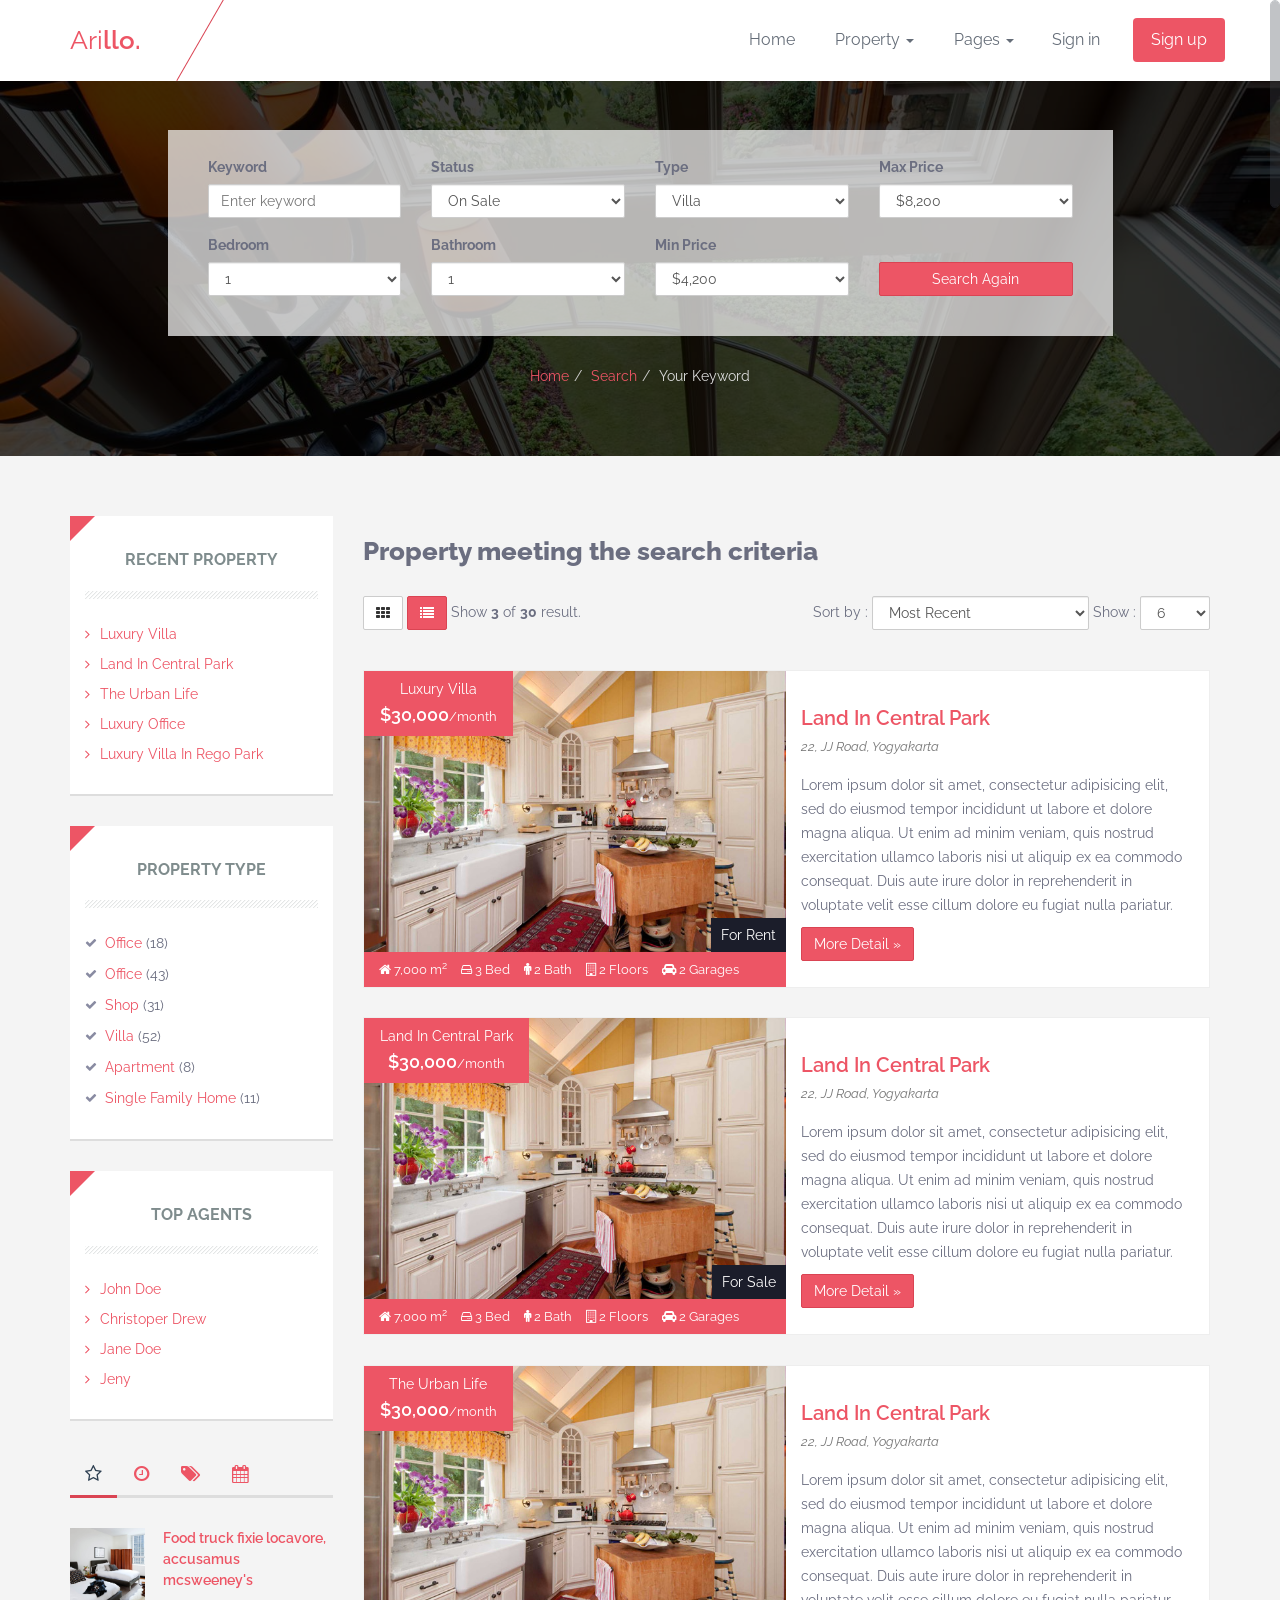
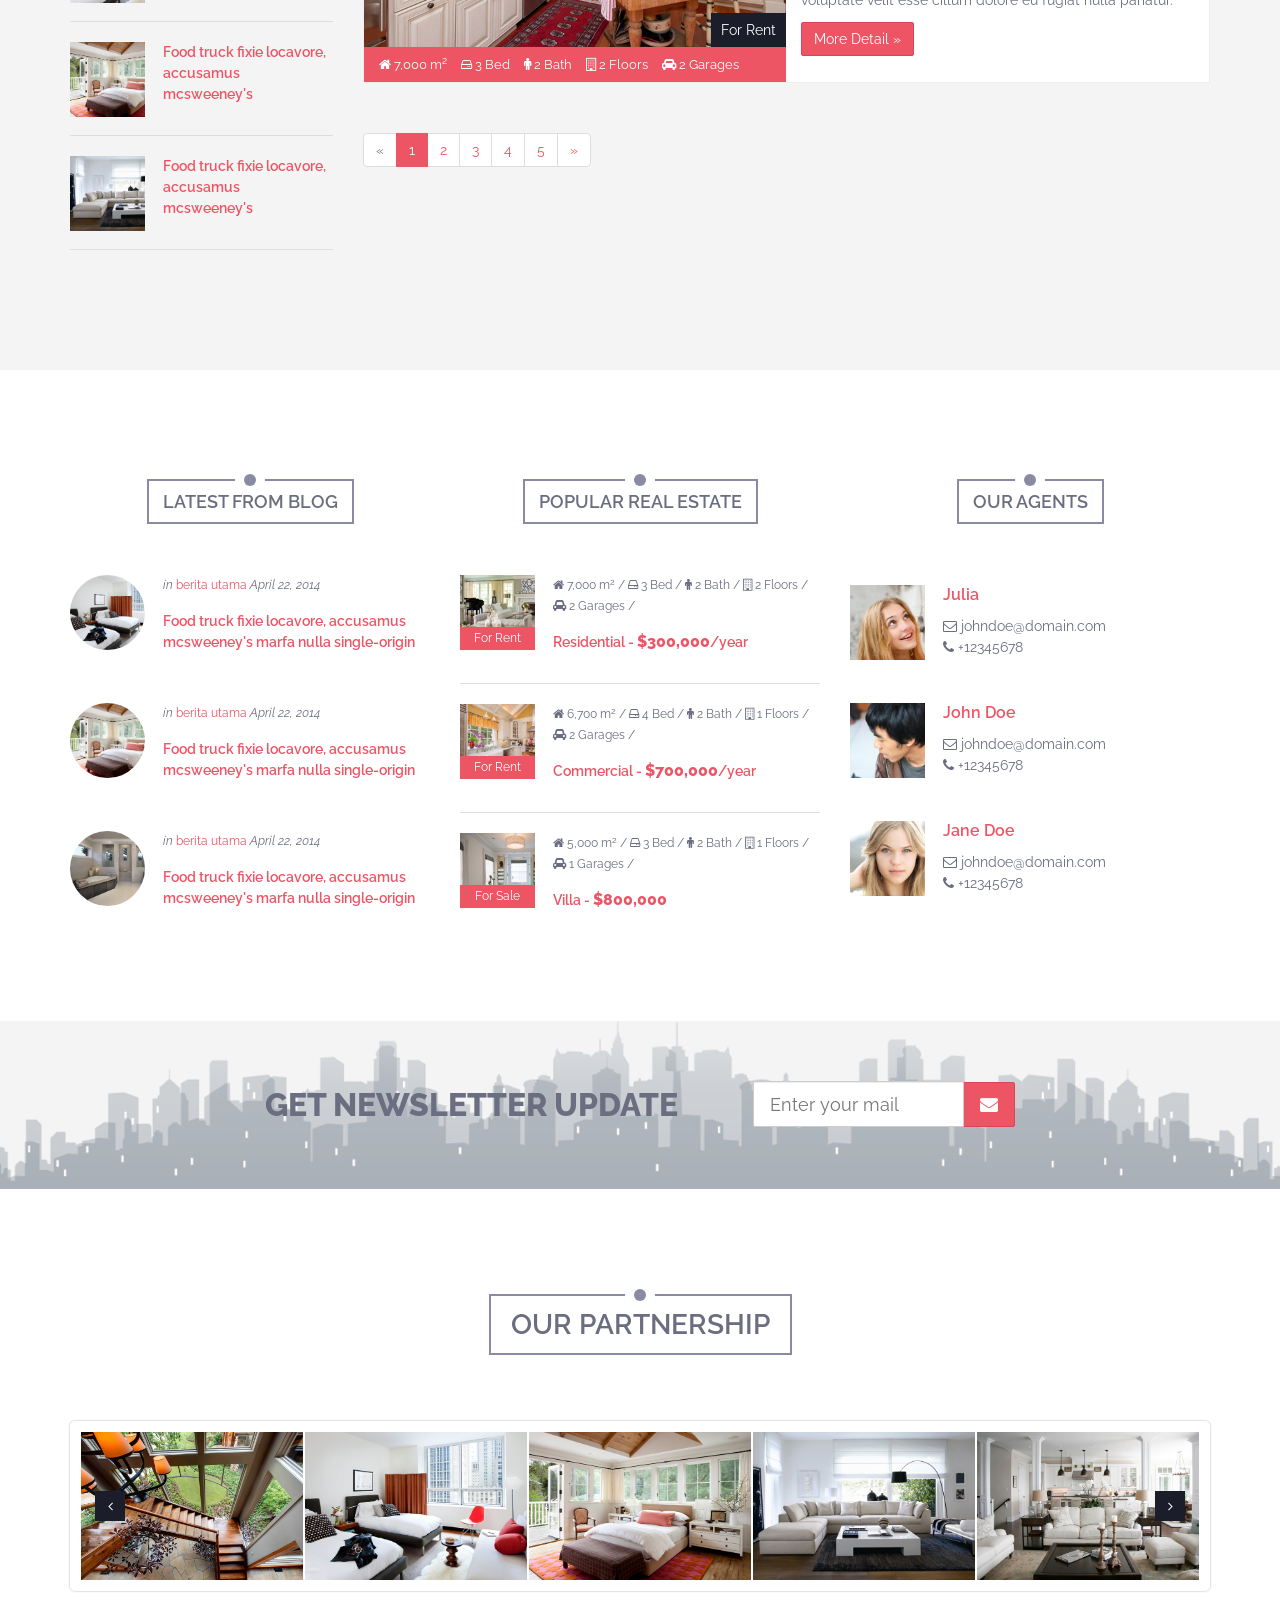
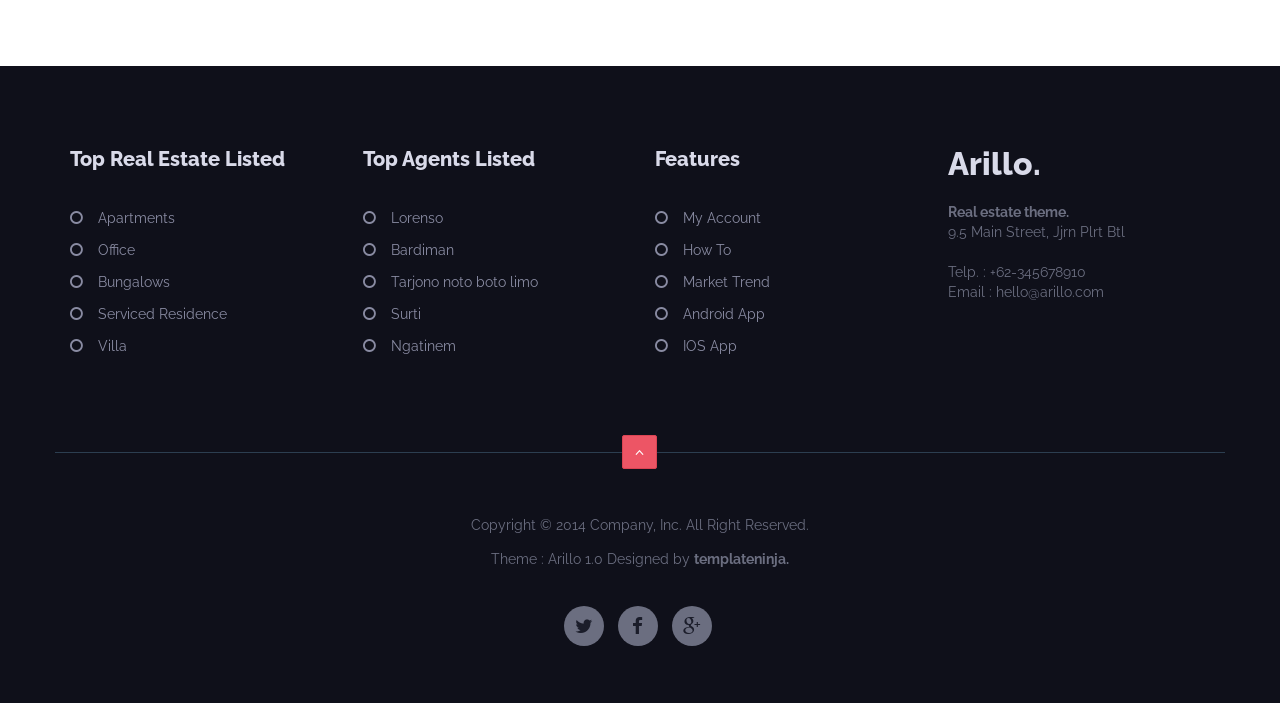
<file: search_list.html>
<!DOCTYPE html>
<html lang="en">
  <head>
    <meta charset="utf-8">
    <meta name="viewport" content="width=device-width, initial-scale=1.0">
    <meta http-equiv="X-UA-Compatible" content="IE=Edge,chrome=1">
    <meta name="description" content="arillo is responsive html real estate theme">
    <meta name="author" content="afriq yasin ramadhan">
    <link rel="shortcut icon" href="img/favicon.png">

    <title>Arillo</title>

    <!-- Bootstrap core CSS -->
    <link href="css/bootstrap.css" rel="stylesheet">

    <!-- Custom styles for this template -->
    <link href='http://fonts.googleapis.com/css?family=Raleway:400,600,800' rel='stylesheet' type='text/css'>
    <link href="css/font-awesome.min.css" rel="stylesheet">
    <link href="css/style.css" rel="stylesheet">
    <link href="css/responsive.css" rel="stylesheet">

    <!-- HTML5 shim and Respond.js IE8 support of HTML5 elements and media queries -->
    <!--[if lt IE 9]>
      <script src="js/html5shiv.js"></script>
      <script src="js/respond.min.js"></script>
    <![endif]-->
  </head>

  <body id="top">

    <!-- begin:navbar -->
    <nav class="navbar navbar-default navbar-fixed-top" role="navigation">
      <div class="container">
        <!-- Brand and toggle get grouped for better mobile display -->
        <div class="navbar-header">
          <button type="button" class="navbar-toggle" data-toggle="collapse" data-target="#navbar-top">
            <span class="sr-only">Toggle navigation</span>
            <span class="icon-bar"></span>
            <span class="icon-bar"></span>
            <span class="icon-bar"></span>
          </button>
          <a class="navbar-brand" href="index.html"><span>Ari<strong>llo.</strong></span></a>
        </div>

        <!-- Collect the nav links, forms, and other content for toggling -->
        <div class="collapse navbar-collapse" id="navbar-top">
          <ul class="nav navbar-nav navbar-right">
            <li><a href="index.html">Home</a></li>
            <li class="dropdown">
              <a href="#" class="dropdown-toggle" data-toggle="dropdown">Property <b class="caret"></b></a>
              <ul class="dropdown-menu">
                <li><a href="search.html">Search (Grid View)</a></li>
                <li class="active"><a href="search_list.html">Search (List View)</a></li>
                <li><a href="category.html">Category (Grid View)</a></li>
                <li><a href="category_list.html">Category (List View)</a></li>
                <li><a href="single.html">Single page</a></li>
              </ul>
            </li>
            <li class="dropdown">
              <a href="#" class="dropdown-toggle" data-toggle="dropdown">Pages <b class="caret"></b></a>
              <ul class="dropdown-menu">
                <li><a href="blog.html">Blog Archive</a></li>
                <li><a href="blog_single.html">Blog Single</a></li>
                <li><a href="about.html">About</a></li>
                <li><a href="contact.html">Contact</a></li>
              </ul>
            </li>
            <li><a href="#modal-signin" class="signin" data-toggle="modal" data-target="#modal-signin">Sign in</a></li>
            <li><a href="#" class="signup" data-toggle="modal" data-target="#modal-signup">Sign up</a></li>
          </ul>
        </div><!-- /.navbar-collapse -->
      </div><!-- /.container -->
    </nav>
    <!-- end:navbar -->

    <!-- begin:header -->
    <div id="header" class="heading" style="background-image: url(img/img01.jpg);">
      <div class="container">
        <div class="row">
          <div class="col-md-10 col-md-offset-1 col-sm-12">
            <div class="quick-search">
              <div class="row">
                <form role="form">
                  <div class="col-md-3 col-sm-3 col-xs-6">
                    <div class="form-group">
                      <label for="bedroom">Keyword</label>
                      <input type="text" class="form-control" placeholder="Enter keyword">
                    </div>
                    <div class="form-group">
                      <label for="bedroom">Bedroom</label>
                      <select class="form-control">
                        <option>1</option>
                        <option>2</option>
                        <option>3</option>
                        <option>4</option>
                      </select>
                    </div>
                  </div>
                  <!-- break -->
                  <div class="col-md-3 col-sm-3 col-xs-6">
                    <div class="form-group">
                      <label for="status">Status</label>
                      <select class="form-control">
                        <option>On Sale</option>
                        <option>For Rent</option>
                      </select>
                    </div>
                    <div class="form-group">
                      <label for="bathroom">Bathroom</label>
                      <select class="form-control">
                        <option>1</option>
                        <option>2</option>
                        <option>3</option>
                        <option>4</option>
                      </select>
                    </div>
                  </div>
                  <!-- break -->
                  <div class="col-md-3 col-sm-3 col-xs-6">
                    <div class="form-group">
                      <label for="type">Type</label>
                      <select class="form-control">
                        <option>Villa</option>
                        <option>Recident</option>
                        <option>Commercial</option>
                      </select>
                    </div>
                    <div class="form-group">
                      <label for="minprice">Min Price</label>
                      <select class="form-control">
                        <option>$4,200</option>
                        <option>$6,700</option>
                        <option>$8,150</option>
                        <option>$11,110</option>
                      </select>
                    </div>
                  </div>
                  <!-- break -->
                  <div class="col-md-3 col-sm-3 col-xs-6">
                    <div class="form-group">
                      <label for="maxprice">Max Price</label>
                      <select class="form-control">
                        <option>$8,200</option>
                        <option>$11,700</option>
                        <option>$14,150</option>
                        <option>$21,110</option>
                      </select>
                    </div>
                    <div class="form-group">
                      <label for="maxprice">&nbsp;</label>
                      <input type="submit" name="submit" value="Search Again" class="btn btn-danger btn-block">
                    </div>
                  </div>

                </form>
              </div>
            </div>
            <ol class="breadcrumb">
              <li><a href="#">Home</a></li>
              <li><a href="#">Search</a></li>
              <li class="active">Your Keyword</li>
            </ol>
          </div>
        </div>
      </div>
    </div>
    <!-- end:header -->

    <!-- begin:content -->
    <div id="content">
      <div class="container">
        <div class="row">
          <!-- begin:article -->
          <div class="col-md-9 col-md-push-3">
            <div class="row">
              <div class="col-md-12">
                <div class="heading-title heading-title-alt">
                  <h3>Property meeting the search criteria</h3>
                </div>
              </div>
            </div>
            <!-- begin:sorting -->
            <div class="row sort">
              <div class="col-md-4 col-sm-4 col-xs-3">
                <a href="search.html" class="btn btn-default"><i class="fa fa-th"></i></a>
                <a href="search_list.html" class="btn btn-danger"><i class="fa fa-list"></i></a>
                <span>Show <strong>3</strong> of <strong>30</strong> result.</span>
              </div>
              <div class="col-md-8 col-sm-8 col-xs-9">
                <form class="form-inline" role="form">
                  <span>Sort by : </span>
                  <div class="form-group">
                    <label class="sr-only" for="sortby">Sort by : </label>
                    <select class="form-control">
                      <option>Most Recent</option>
                      <option>Price (Low &gt; High)</option>
                      <option>Price (High &gt; Low)</option>
                      <option>Most Popular (Low &gt; High)</option>
                    </select>
                  </div>
                  <span>Show : </span>
                  <div class="form-group">
                    <label class="sr-only" for="show">Show : </label>
                    <select class="form-control">
                      <option>6</option>
                      <option>10</option>
                      <option>15</option>
                      <option>20</option>
                      <option>25</option>
                      <option>50</option>
                      <option>100</option>
                    </select>
                  </div>
                </form>
              </div>
            </div>
            <!-- end:sorting -->

            <!-- begin:product -->
            <div class="row container-realestate">
              <div class="col-md-12 col-sm-12 col-xs-12">
                <div class="property-container">
                  <div class="property-content-list">
                    <div class="property-image-list">
                      <img src="img/img13.jpg" alt="mikha real estate theme">
                      <div class="property-price">
                        <h4>Luxury Villa</h4>
                        <span>$30,000<small>/month</small></span>
                      </div>
                      <div class="property-status">
                        <span>For Rent</span>
                      </div>
                      <div class="property-features">
                        <span><i class="fa fa-home"></i> 7,000 m<sup>2</sup></span>
                        <span><i class="fa fa-hdd-o"></i> 3 Bed</span>
                        <span><i class="fa fa-male"></i> 2 Bath</span>
                        <span><i class="fa fa-building-o"></i> 2 Floors</span>
                        <span><i class="fa fa-car"></i> 2 Garages</span>
                      </div>
                    </div>
                    <div class="property-text">
                      <h3><a href="#">Land In Central Park</a> <small>22, JJ Road, Yogyakarta</small></h3>
                      <p>Lorem ipsum dolor sit amet, consectetur adipisicing elit, sed do eiusmod
                      tempor incididunt ut labore et dolore magna aliqua. Ut enim ad minim veniam,
                      quis nostrud exercitation ullamco laboris nisi ut aliquip ex ea commodo
                      consequat. Duis aute irure dolor in reprehenderit in voluptate velit esse
                      cillum dolore eu fugiat nulla pariatur.</p>
                      <p><a href="#" class="btn btn-danger">More Detail &raquo;</a></p>
                    </div>
                  </div>
                </div>
              </div>
              <!-- break -->
              <div class="col-md-12 col-sm-12 col-xs-12">
                <div class="property-container">
                  <div class="property-content-list">
                    <div class="property-image-list">
                      <img src="img/img13.jpg" alt="mikha real estate theme">
                      <div class="property-price">
                        <h4>Land In Central Park</h4>
                        <span>$30,000<small>/month</small></span>
                      </div>
                      <div class="property-status">
                        <span>For Sale</span>
                      </div>
                      <div class="property-features">
                        <span><i class="fa fa-home"></i> 7,000 m<sup>2</sup></span>
                        <span><i class="fa fa-hdd-o"></i> 3 Bed</span>
                        <span><i class="fa fa-male"></i> 2 Bath</span>
                        <span><i class="fa fa-building-o"></i> 2 Floors</span>
                        <span><i class="fa fa-car"></i> 2 Garages</span>
                      </div>
                    </div>
                    <div class="property-text">
                      <h3><a href="#">Land In Central Park</a> <small>22, JJ Road, Yogyakarta</small></h3>
                      <p>Lorem ipsum dolor sit amet, consectetur adipisicing elit, sed do eiusmod
                      tempor incididunt ut labore et dolore magna aliqua. Ut enim ad minim veniam,
                      quis nostrud exercitation ullamco laboris nisi ut aliquip ex ea commodo
                      consequat. Duis aute irure dolor in reprehenderit in voluptate velit esse
                      cillum dolore eu fugiat nulla pariatur.</p>
                      <p><a href="#" class="btn btn-danger">More Detail &raquo;</a></p>
                    </div>
                  </div>
                </div>
              </div>
              <!-- break -->
              <div class="col-md-12 col-sm-12 col-xs-12">
                <div class="property-container">
                  <div class="property-content-list">
                    <div class="property-image-list">
                      <img src="img/img13.jpg" alt="mikha real estate theme">
                      <div class="property-price">
                        <h4>The Urban Life</h4>
                        <span>$30,000<small>/month</small></span>
                      </div>
                      <div class="property-status">
                        <span>For Rent</span>
                      </div>
                      <div class="property-features">
                        <span><i class="fa fa-home"></i> 7,000 m<sup>2</sup></span>
                        <span><i class="fa fa-hdd-o"></i> 3 Bed</span>
                        <span><i class="fa fa-male"></i> 2 Bath</span>
                        <span><i class="fa fa-building-o"></i> 2 Floors</span>
                        <span><i class="fa fa-car"></i> 2 Garages</span>
                      </div>
                    </div>
                    <div class="property-text">
                      <h3><a href="#">Land In Central Park</a> <small>22, JJ Road, Yogyakarta</small></h3>
                      <p>Lorem ipsum dolor sit amet, consectetur adipisicing elit, sed do eiusmod
                      tempor incididunt ut labore et dolore magna aliqua. Ut enim ad minim veniam,
                      quis nostrud exercitation ullamco laboris nisi ut aliquip ex ea commodo
                      consequat. Duis aute irure dolor in reprehenderit in voluptate velit esse
                      cillum dolore eu fugiat nulla pariatur.</p>
                      <p><a href="#" class="btn btn-danger">More Detail &raquo;</a></p>
                    </div>
                  </div>
                </div>
              </div>
              <!-- break -->
            </div>
            <!-- end:product -->

            <!-- begin:pagination -->
            <div class="row">
              <div class="col-md-12">
                <ul class="pagination">
                  <li class="disabled"><a href="#">&laquo;</a></li>
                  <li class="active"><a href="#">1 <span class="sr-only">(current)</span></a></li>
                  <li><a href="#">2</a></li>
                  <li><a href="#">3</a></li>
                  <li><a href="#">4</a></li>
                  <li><a href="#">5</a></li>
                  <li><a href="#">&raquo;</a></li>
                </ul>
              </div>
            </div>
            <!-- end:pagination -->
          </div>
          <!-- end:article -->

          <!-- begin:sidebar -->
          <div class="col-md-3 col-md-pull-9 sidebar">
            <div class="widget widget-sidebar widget-white">
              <div class="widget-header">
                <h3>Recent Property</h3>
              </div>    
              <ul>
                <li><a href="#">Luxury Villa</a></li>
                <li><a href="#">Land In Central Park</a></li>
                <li><a href="#">The Urban Life</a></li>
                <li><a href="#">Luxury Office</a></li>
                <li><a href="">Luxury Villa In Rego Park</a></li>
              </ul>
            </div>
            <!-- break -->
            <div class="widget widget-sidebar widget-white">
              <div class="widget-header">
                <h3>Property Type</h3>
              </div>    
              <ul class="list-check">
                <li><a href="#">Office</a>&nbsp;(18)</li>
                <li><a href="#">Office</a>&nbsp;(43)</li>
                <li><a href="#">Shop</a>&nbsp;(31)</li>
                <li><a href="#">Villa</a>&nbsp;(52)</li>
                <li><a href="#">Apartment</a>&nbsp;(8)</li>
                <li><a href="#">Single Family Home</a>&nbsp;(11)</li>
              </ul>
            </div>
            <!-- break -->
            <div class="widget widget-sidebar widget-white">
              <div class="widget-header">
                <h3>Top Agents</h3>
              </div>    
              <ul>
                <li><a href="#">John Doe</a></li>
                <li><a href="#">Christoper Drew</a></li>
                <li><a href="#">Jane Doe</a></li>
                <li><a href="#">Jeny</a></li>
              </ul>
            </div>
            <!-- break -->
            <div class="widget-sidebar">
              <ul id="myTab" class="nav nav-tabs">
                <li class="active"><a href="#popular" data-toggle="tab" title="Popular Property"><i class="fa fa-star-o"></i></a></li>
                <li class=""><a href="#recent" data-toggle="tab" title="Recent Property"><i class="fa fa-clock-o"></i></a></li>
                <li class=""><a href="#tags" data-toggle="tab" title="Tags"><i class="fa fa-tags"></i></a></li>
                <li class=""><a href="#archives" data-toggle="tab" title="Archives"><i class="fa fa-calendar"></i></a></li>
              </ul>

              <div id="myTabContent" class="tab-content">
                <!-- begin:popular-post -->
                <div class="tab-pane fade active in" id="popular">
                  <div class="post-container">
                    <div class="post-img" style="background: url(img/img02.jpg);"></div>
                    <div class="post-content">
                      <div class="heading-title">
                        <h2><a href="#">Food truck fixie locavore, accusamus mcsweeney's</a></h2>
                      </div>
                    </div>
                  </div>
                  <!-- break -->
                  <div class="post-container">
                    <div class="post-img" style="background: url(img/img03.jpg);"></div>
                    <div class="post-content">
                      <div class="heading-title">
                        <h2><a href="#">Food truck fixie locavore, accusamus mcsweeney's</a></h2>
                      </div>
                    </div>
                  </div>
                  <!-- break -->
                  <div class="post-container">
                    <div class="post-img" style="background: url(img/img04.jpg);"></div>
                    <div class="post-content">
                      <div class="heading-title">
                        <h2><a href="#">Food truck fixie locavore, accusamus mcsweeney's</a></h2>
                      </div>
                    </div>
                  </div>
                  <!-- break -->
                </div>
                <!-- end:popular-post -->

                <!-- begin:recent-post -->
                <div class="tab-pane fade" id="recent">
                  <div class="post-container">
                    <div class="post-img" style="background: url(img/img06.jpg);"><h3>For Sale</h3></div>
                    <div class="post-content">
                      <div class="post-meta">
                        <span><i class="fa fa-home"></i> 4,500 m<sup>2</sup> / </span>
                        <span><i class="fa fa-hdd-o"></i> 3 Bed / </span>
                        <span><i class="fa fa-male"></i> 2 Bath / </span>
                        <span><i class="fa fa-building-o"></i> 1 Floors / </span>
                        <span><i class="fa fa-car"></i> 1 Garages / </span>
                      </div>
                      <div class="heading-title">
                        <h2><a href="#">Urban Life - <span>$500,000</span></a></h2>
                      </div>
                    </div>
                  </div>
                  <!-- break -->
                  <div class="post-container">
                    <div class="post-img" style="background: url(img/img07.jpg);"><h3>For Rent</h3></div>
                    <div class="post-content">
                      <div class="post-meta">
                        <span><i class="fa fa-home"></i> 5,500 m<sup>2</sup> / </span>
                        <span><i class="fa fa-hdd-o"></i> 3 Bed / </span>
                        <span><i class="fa fa-male"></i> 2 Bath / </span>
                        <span><i class="fa fa-building-o"></i> 2 Floors / </span>
                        <span><i class="fa fa-car"></i> 2 Garages / </span>
                      </div>
                      <div class="heading-title">
                        <h2><a href="#">Residential - <span>$300,000</span>/year</a></h2>
                      </div>
                    </div>
                  </div>
                  <!-- break -->
                  <div class="post-container">
                    <div class="post-img" style="background: url(img/img08.jpg);"><h3>For Sale</h3></div>
                    <div class="post-content">
                      <div class="post-meta">
                        <span><i class="fa fa-home"></i> 7,000 m<sup>2</sup> / </span>
                        <span><i class="fa fa-hdd-o"></i> 4 Bed / </span>
                        <span><i class="fa fa-male"></i> 3 Bath / </span>
                        <span><i class="fa fa-building-o"></i> 1 Floors / </span>
                        <span><i class="fa fa-car"></i> 1 Garages / </span>
                      </div>
                      <div class="heading-title">
                        <h2><a href="#">Residential - <span>$900,000</span></a></h2>
                      </div>
                    </div>
                  </div>
                  <!-- break -->
                </div>
                <!-- end:recent-post -->

                <!-- begin:tags -->
                <div class="tab-pane fade" id="tags">
                  <div class="widget">
                      <a href="#">Food truck</a> <a href="#">fixie locavore</a> <a href="#">accusamus mcsweeney's</a> <a href="#">marfa nulla</a> <a href="#">single-origin</a> <a href="#">coffee squid</a>
                  </div>
                </div>
                <!-- end:tags -->

                <!-- begin:archives -->
                <div class="tab-pane fade" id="archives">
                  <ul class="list-unstyled list-check">
                      <li><a href="#">June 2014</a> (10)</li>
                      <li><a href="#">March 2014</a> (4)</li>
                      <li><a href="#">January 2014</a> (70)</li>
                      <li><a href="#">December 2013</a> (20)</li>
                  </ul>
                </div>
                <!-- end:archives -->
                
              </div>
            </div>
            <!-- break -->

          </div>
          <!-- end:sidebar -->
          
        </div>
      </div>
    </div>
    <!-- end:content -->

    <!-- begin:news -->
    <div id="news">
      <div class="container">
        <div class="row">
          <!-- begin:blog -->
          <div class="col-md-4 col-sm-4">
            <div class="row">
              <div class="col-md-12">
                <div class="heading-title heading-title-sm bg-white">
                  <h2>Latest From Blog</h2>
                </div>
              </div>
            </div>
            <!-- break -->

            <div class="row">
              <div class="col-md-12">
                <div class="post-container post-noborder">
                  <div class="post-img post-img-circle" style="background: url(img/img02.jpg);"></div>
                  <div class="post-content">
                    <div class="post-meta">
                      <span><em>in</em> <a href="#" title="View all posts in berita utama" rel="category tag">berita utama</a></span>
                      <span><em>April 22, 2014</em></span>
                    </div>
                    <div class="heading-title">
                      <h2><a href="#">Food truck fixie locavore, accusamus mcsweeney's marfa nulla single-origin</a></h2>
                    </div>
                  </div>
                </div>
                <!-- break -->

                <div class="post-container post-noborder">
                  <div class="post-img post-img-circle" style="background: url(img/img03.jpg);"></div>
                  <div class="post-content">
                    <div class="post-meta">
                      <span><em>in</em> <a href="#" title="View all posts in berita utama" rel="category tag">berita utama</a></span>
                      <span><em>April 22, 2014</em></span>
                    </div>
                    <div class="heading-title">
                      <h2><a href="#">Food truck fixie locavore, accusamus mcsweeney's marfa nulla single-origin</a></h2>
                    </div>
                  </div>
                </div>
                <!-- break -->

                <div class="post-container post-noborder">
                  <div class="post-img post-img-circle" style="background: url(img/img15.jpg);"></div>
                  <div class="post-content">
                    <div class="post-meta">
                      <span><em>in</em> <a href="#" title="View all posts in berita utama" rel="category tag">berita utama</a></span>
                      <span><em>April 22, 2014</em></span>
                    </div>
                    <div class="heading-title">
                      <h2><a href="#">Food truck fixie locavore, accusamus mcsweeney's marfa nulla single-origin</a></h2>
                    </div>
                  </div>
                </div>
                <!-- break -->

              </div>
            </div>
            <!-- break -->

          </div>
          <!-- end:blog -->

          <!-- begin:popular -->
          <div class="col-md-4 col-sm-4">
            <div class="row">
              <div class="col-md-12">
                <div class="heading-title heading-title-sm bg-white">
                  <h2>Popular Real Estate</h2>
                </div>
              </div>
            </div>
            <!-- break -->

            <div class="row">
              <div class="col-md-12">
                <div class="post-container">
                  <div class="post-img" style="background: url(img/img12.jpg);"><h3>For Rent</h3></div>
                  <div class="post-content">
                    <div class="post-meta">
                      <span><i class="fa fa-home"></i> 7,000 m<sup>2</sup> / </span>
                      <span><i class="fa fa-hdd-o"></i> 3 Bed / </span>
                      <span><i class="fa fa-male"></i> 2 Bath / </span>
                      <span><i class="fa fa-building-o"></i> 2 Floors / </span>
                      <span><i class="fa fa-car"></i> 2 Garages / </span>
                    </div>
                    <div class="heading-title">
                      <h2><a href="#">Residential - <span>$300,000</span>/year</a></h2>
                    </div>
                  </div>
                </div>
                <!-- break -->

                <div class="post-container">
                  <div class="post-img" style="background: url(img/img13.jpg);"><h3>For Rent</h3></div>
                  <div class="post-content">
                    <div class="post-meta">
                      <span><i class="fa fa-home"></i> 6,700 m<sup>2</sup> / </span>
                      <span><i class="fa fa-hdd-o"></i> 4 Bed / </span>
                      <span><i class="fa fa-male"></i> 2 Bath / </span>
                      <span><i class="fa fa-building-o"></i> 1 Floors / </span>
                      <span><i class="fa fa-car"></i> 2 Garages / </span>
                    </div>
                    <div class="heading-title">
                      <h2><a href="#">Commercial - <span>$700,000</span>/year</a></h2>
                    </div>
                  </div>
                </div>
                <!-- break -->

                <div class="post-container post-noborder">
                  <div class="post-img" style="background: url(img/img14.jpg);"><h3>For Sale</h3></div>
                  <div class="post-content">
                    <div class="post-meta">
                      <span><i class="fa fa-home"></i> 5,000 m<sup>2</sup> / </span>
                      <span><i class="fa fa-hdd-o"></i> 3 Bed / </span>
                      <span><i class="fa fa-male"></i> 2 Bath / </span>
                      <span><i class="fa fa-building-o"></i> 1 Floors / </span>
                      <span><i class="fa fa-car"></i> 1 Garages / </span>
                    </div>
                    <div class="heading-title">
                      <h2><a href="#">Villa - <span>$800,000</span></a></h2>
                    </div>
                  </div>
                </div>
                <!-- break -->

              </div>
            </div>
            <!-- break -->

          </div>
          <!-- end:popular -->

          <!-- begin:agent -->
          <div class="col-md-4 col-sm-4">
            <div class="row">
              <div class="col-md-12">
                <div class="heading-title heading-title-sm bg-white">
                  <h2>Our Agents</h2>
                </div>
              </div>
            </div>
            <!-- break -->

            <div class="row">
              <div class="col-md-12">

                <div class="post-container post-noborder">
                  <div class="post-img" style="background: url(img/team03.jpg);"></div>
                  <div class="post-content list-agent">
                    <div class="heading-title">
                      <h2><a href="#">Julia</a></h2>
                    </div>
                    <div class="post-meta">
                      <span><i class="fa fa-envelope-o"></i> johndoe@domain.com</span><br>
                      <span><i class="fa fa-phone"></i> +12345678</span>
                    </div>
                  </div>
                </div>
                <!-- break -->

                <div class="post-container post-noborder">
                  <div class="post-img" style="background: url(img/avatar.png);"></div>
                  <div class="post-content list-agent">
                    <div class="heading-title">
                      <h2><a href="#">John Doe</a></h2>
                    </div>
                    <div class="post-meta">
                      <span><i class="fa fa-envelope-o"></i> johndoe@domain.com</span><br>
                      <span><i class="fa fa-phone"></i> +12345678</span>
                    </div>
                  </div>
                </div>
                <!-- break -->

                <div class="post-container post-noborder">
                  <div class="post-img" style="background: url(img/team01.jpg);"></div>
                  <div class="post-content list-agent">
                    <div class="heading-title">
                      <h2><a href="#">Jane Doe</a></h2>
                    </div>
                    <div class="post-meta">
                      <span><i class="fa fa-envelope-o"></i> johndoe@domain.com</span><br>
                      <span><i class="fa fa-phone"></i> +12345678</span>
                    </div>
                  </div>
                </div>
                <!-- break -->

              </div>
            </div>
            <!-- break -->

          </div>
          <!-- end:agent -->
        </div>
      </div>
    </div>
    <!-- end:news -->

    <!-- begin:subscribe -->
    <div id="subscribe">
      <div class="container">
        <div class="row">
          <div class="col-md-5 col-md-offset-2 col-sm-8 col-xs-12">
            <h3>Get Newsletter Update</h3>
          </div>
          <div class="col-md-3 col-sm-4 col-xs-12">
            <div class="input-group">
              <input type="text" class="form-control input-lg" placeholder="Enter your mail">
              <span class="input-group-btn">
                <button class="btn btn-danger btn-lg" type="submit"><i class="fa fa-envelope"></i></button>
              </span>
            </div>
          </div>
        </div>
      </div>
    </div>
    <!-- end:subscribe -->

    <!-- begin:partner -->
    <div id="partner">
      <div class="container">
        <div class="row">
          <div class="col-md-12">
            <div class="heading-title bg-white">
              <h2>Our Partnership</h2>
            </div>
          </div>
        </div>
        <!-- break -->

        <div class="row">
          <div class="col-md-12">
            <div class="jcarousel-wrapper">
              <div class="jcarousel">
                <ul>
                  <li><a href="#"><img src="img/img01.jpg" alt="partner of arillo responsive real estate theme"></a></li>
                  <li><a href="#"><img src="img/img02.jpg" alt="partner of arillo responsive real estate theme"></a></li>
                  <li><a href="#"><img src="img/img03.jpg" alt="partner of arillo responsive real estate theme"></a></li>
                  <li><a href="#"><img src="img/img04.jpg" alt="partner of arillo responsive real estate theme"></a></li>
                  <li><a href="#"><img src="img/img05.jpg" alt="partner of arillo responsive real estate theme"></a></li>
                  <li><a href="#"><img src="img/img06.jpg" alt="partner of arillo responsive real estate theme"></a></li>
                </ul>
              </div>
              <a href="#" class="jcarousel-control-prev"><i class="fa fa-angle-left"></i></a>
              <a href="#" class="jcarousel-control-next"><i class="fa fa-angle-right"></i></a>
              <!-- <p class="jcarousel-pagination"></p> -->
            </div>
          </div>
        </div>
      </div>
    </div>
    <!-- end:partner -->

    <!-- begin:footer -->
    <div id="footer">
      <div class="container">
        <div class="row">
          <div class="col-md-3 col-sm-6 col-xs-12">
            <div class="widget">
              <h3>Top Real Estate Listed</h3>
              <ul class="list-unstyled">
                <li><a href="#">Apartments</a></li>
                <li><a href="#">Office</a></li>
                <li><a href="#">Bungalows</a></li>
                <li><a href="#">Serviced Residence</a></li>
                <li><a href="#">Villa</a></li>
              </ul>
            </div>
          </div>
          <!-- break -->
          <div class="col-md-3 col-sm-6 col-xs-12">
            <div class="widget">
              <h3>Top Agents Listed</h3>
              <ul class="list-unstyled">
                <li><a href="#">Lorenso</a></li>
                <li><a href="#">Bardiman</a></li>
                <li><a href="#">Tarjono noto boto limo</a></li>
                <li><a href="#">Surti</a></li>
                <li><a href="#">Ngatinem</a></li>
              </ul>
            </div>
          </div>
          <!-- break -->
          <div class="col-md-3 col-sm-6 col-xs-12">
            <div class="widget">
              <h3>Features</h3>
              <ul class="list-unstyled">
                <li><a href="#">My Account</a></li>
                <li><a href="#">How To</a></li>
                <li><a href="#">Market Trend</a></li>
                <li><a href="#">Android App</a></li>
                <li><a href="#">IOS App</a></li>
              </ul>
            </div>
          </div>
          <!-- break -->
          <div class="col-md-3 col-sm-6 col-xs-12">
            <div class="widget">
              <h2>Arillo.</h2>
              <address>
                <strong>Real estate theme.</strong><br>
                9.5 Main Street, Jjrn Plrt Btl<br>
                <br>
                Telp. : +62-345678910<br>
                Email : hello@arillo.com
              </address>
            </div>
          </div>
          <!-- break -->
        </div>
        <!-- break -->

        <!-- begin:copyright -->
        <div class="row">
          <div class="col-md-12 copyright">
            <p>Copyright &copy; 2014 Company, Inc. All Right Reserved.</p>
            <p>Theme : Arillo 1.0 Designed by <strong>templateninja.</strong></p>
            <a href="#top" class="btn btn-danger scroltop"><i class="fa fa-angle-up"></i></a>
            <ul class="list-inline social-links">
              <li><a href="#" class="icon-twitter" rel="tooltip" title="" data-placement="bottom" data-original-title="Twitter"><i class="fa fa-twitter"></i></a></li>
              <li><a href="#" class="icon-facebook" rel="tooltip" title="" data-placement="bottom" data-original-title="Facebook"><i class="fa fa-facebook"></i></a></li>
              <li><a href="#" class="icon-gplus" rel="tooltip" title="" data-placement="bottom" data-original-title="Gplus"><i class="fa fa-google-plus"></i></a></li>
            </ul>
          </div>
        </div>
        <!-- end:copyright -->

      </div>
    </div>
    <!-- end:footer -->

    <!-- begin:modal-signin -->
    <div class="modal fade" id="modal-signin" tabindex="-1" role="dialog" aria-labelledby="modal-signin" aria-hidden="true">
      <div class="modal-dialog modal-sm">
        <div class="modal-content">
          <div class="modal-header">
            <button type="button" class="close" data-dismiss="modal" aria-hidden="true">&times;</button>
            <h4 class="modal-title">Sign in</h4>
          </div>
          <div class="modal-body">
            <form role="form">
              <div class="form-group">
                <label for="emailAddress">Email address</label>
                <input type="email" class="form-control input-lg" placeholder="Enter email">
              </div>
              <div class="form-group">
                <label for="password">Password</label>
                <input type="password" class="form-control input-lg" placeholder="Password">
              </div>
              <div class="checkbox">
                <label>
                  <input type="checkbox" name="forget"> Keep me logged in
                </label>
              </div>
            </form>
          </div>
          <div class="modal-footer">
            <p>Don't have account ? <a href="#modal-signup"  data-toggle="modal" data-target="#modal-signup">Sign up here.</a></p>
            <input type="submit" class="btn btn-danger btn-block btn-lg" value="Sign in">
          </div>
        </div>
      </div>
    </div>
    <!-- end:modal-signin -->

    <!-- begin:modal-signup -->
    <div class="modal fade" id="modal-signup" tabindex="-1" role="dialog" aria-labelledby="modal-signup" aria-hidden="true">
      <div class="modal-dialog modal-sm">
        <div class="modal-content">
          <div class="modal-header">
            <button type="button" class="close" data-dismiss="modal" aria-hidden="true">&times;</button>
            <h4 class="modal-title">Sign up</h4>
          </div>
          <div class="modal-body">
            <form role="form">
              <div class="form-group">
                <input type="email" class="form-control input-lg" placeholder="Enter email">
              </div>
              <div class="form-group">
                <input type="password" class="form-control input-lg" placeholder="Password">
              </div>
              <div class="form-group">
                <input type="password" class="form-control input-lg" placeholder="Confirm Password">
              </div>
              <div class="checkbox">
                <label>
                  <input type="checkbox" name="agree"> Agree to our <a href="#">terms of use</a> and <a href="#">privacy policy</a>
                </label>
              </div>
            </form>
          </div>
          <div class="modal-footer">
            <p>Already have account ? <a href="#modal-signin" data-toggle="modal" data-target="#modal-signin">Sign in here.</a></p>
            <input type="submit" class="btn btn-danger btn-block btn-lg" value="Sign up">
          </div>
        </div>
      </div>
    </div>
    <!-- end:modal-signup -->
   
    <!-- Bootstrap core JavaScript
    ================================================== -->
    <!-- Placed at the end of the document so the pages load faster -->
    <script src="js/jquery.js"></script>
    <script src="js/bootstrap.js"></script>
     <script type="text/javascript" src="http://maps.google.com/maps/api/js?sensor=false&amp;language=en"></script>
    <script src="js/gmap3.min.js"></script>
    <script src="js/jquery.easing.js"></script>
    <script src="js/jquery.jcarousel.min.js"></script>
    <script src="js/imagesloaded.pkgd.min.js"></script>
    <script src="js/masonry.pkgd.min.js"></script>
    <script src="js/jquery.backstretch.js"></script>
    <script src="js/jquery.nicescroll.min.js"></script>
    <script src="js/script.js"></script>
  </body>
</html>
</file>
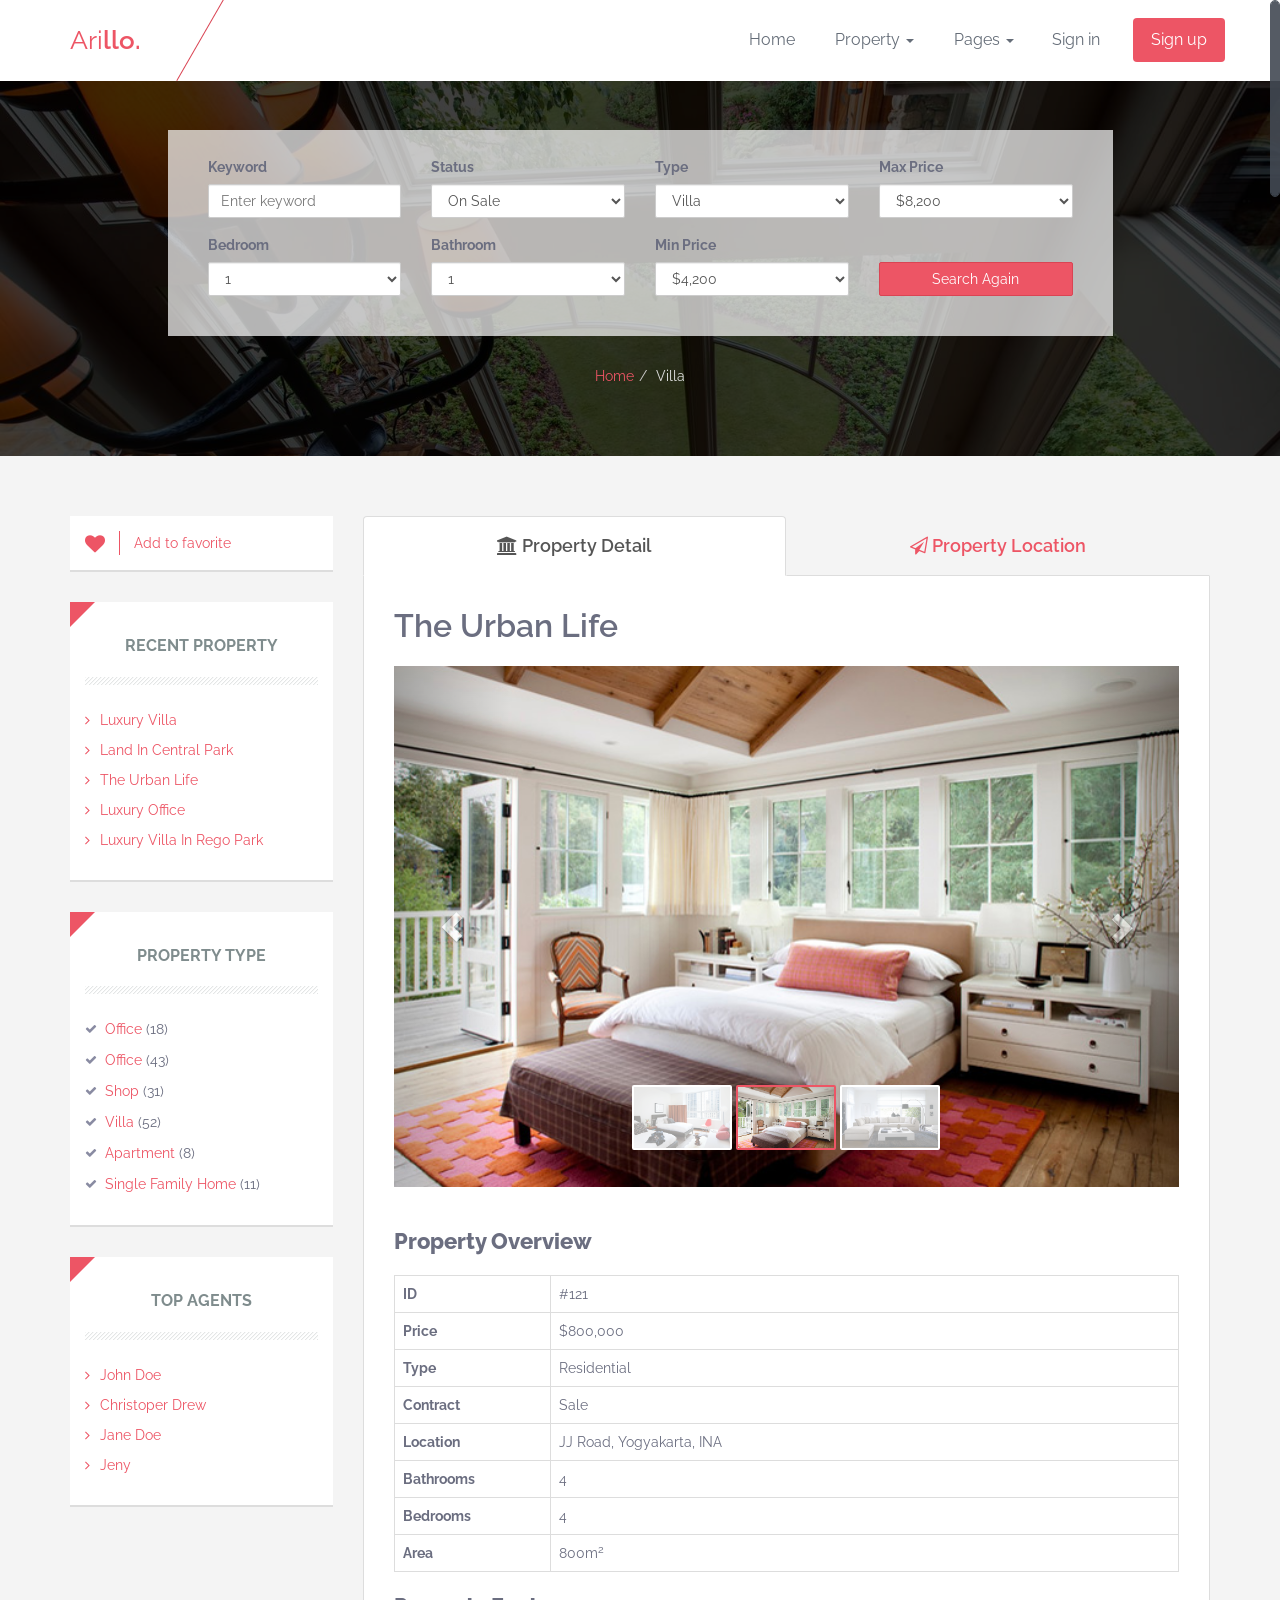
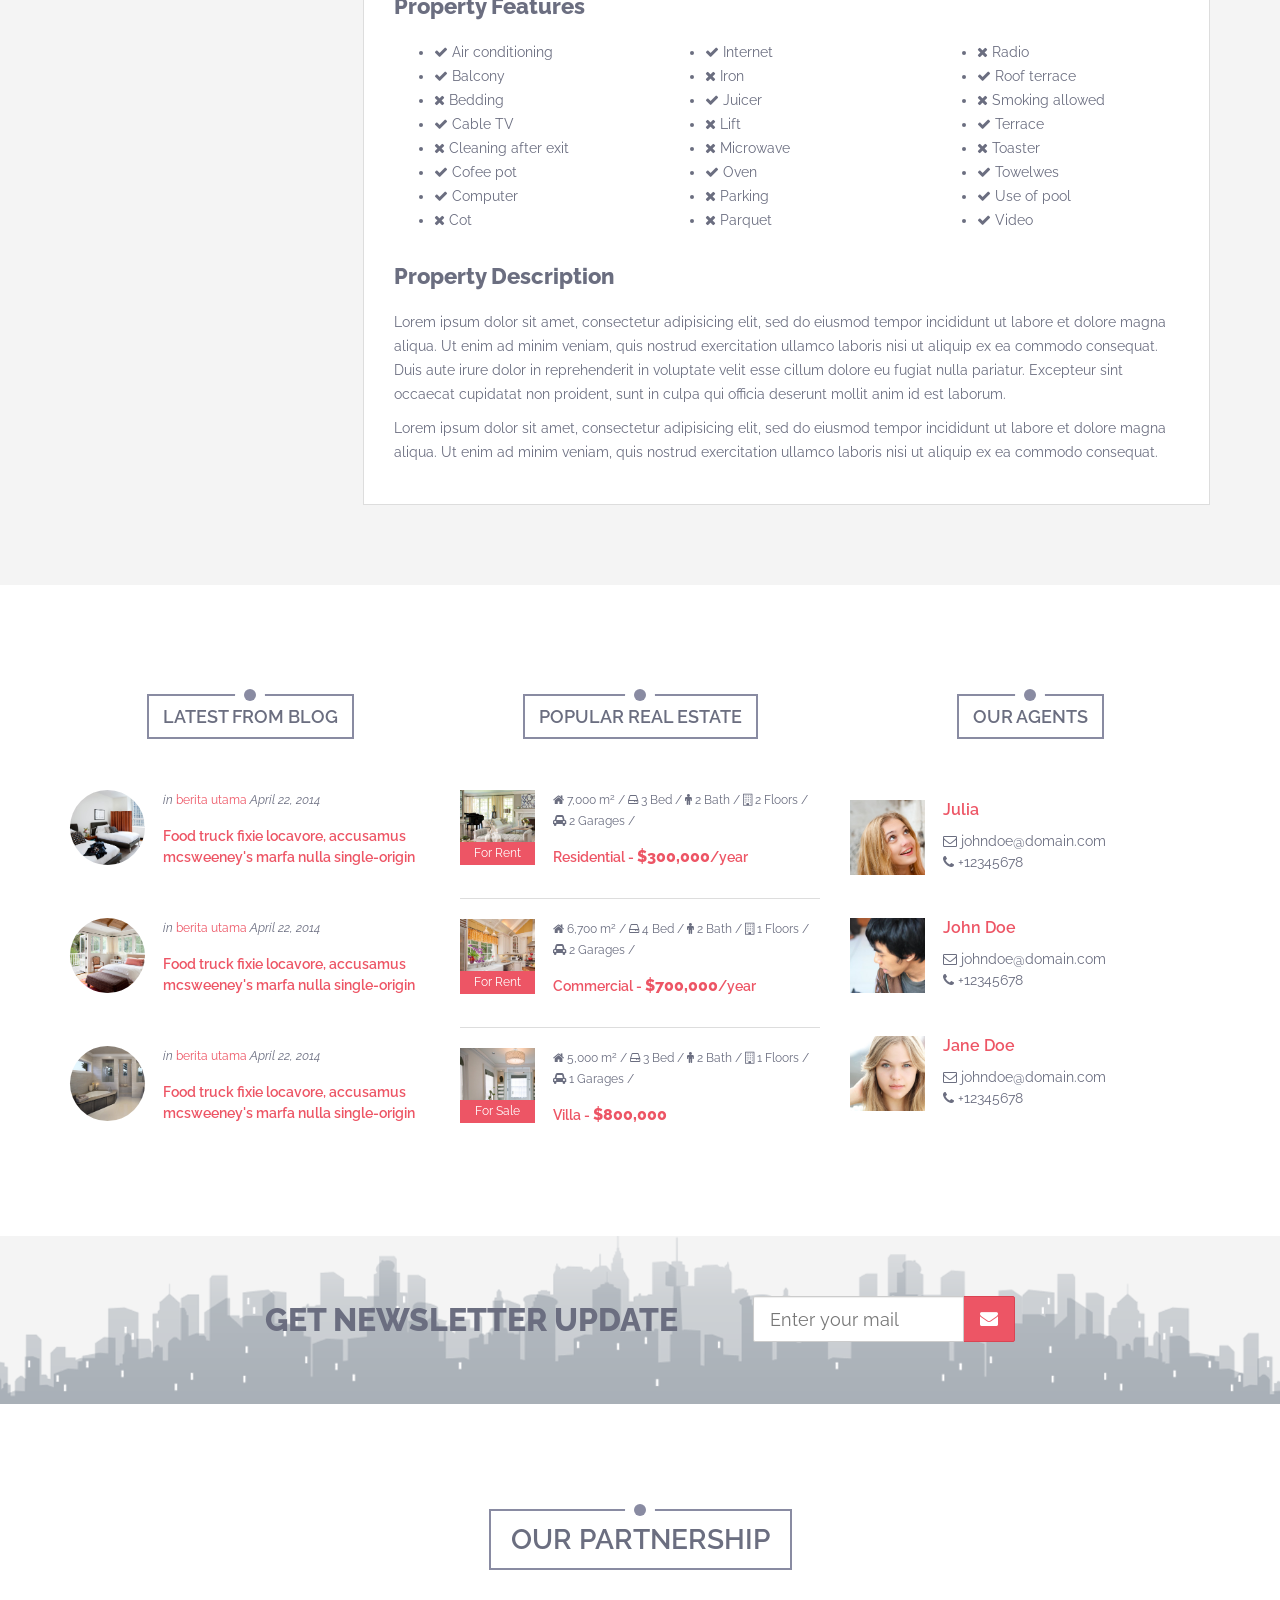
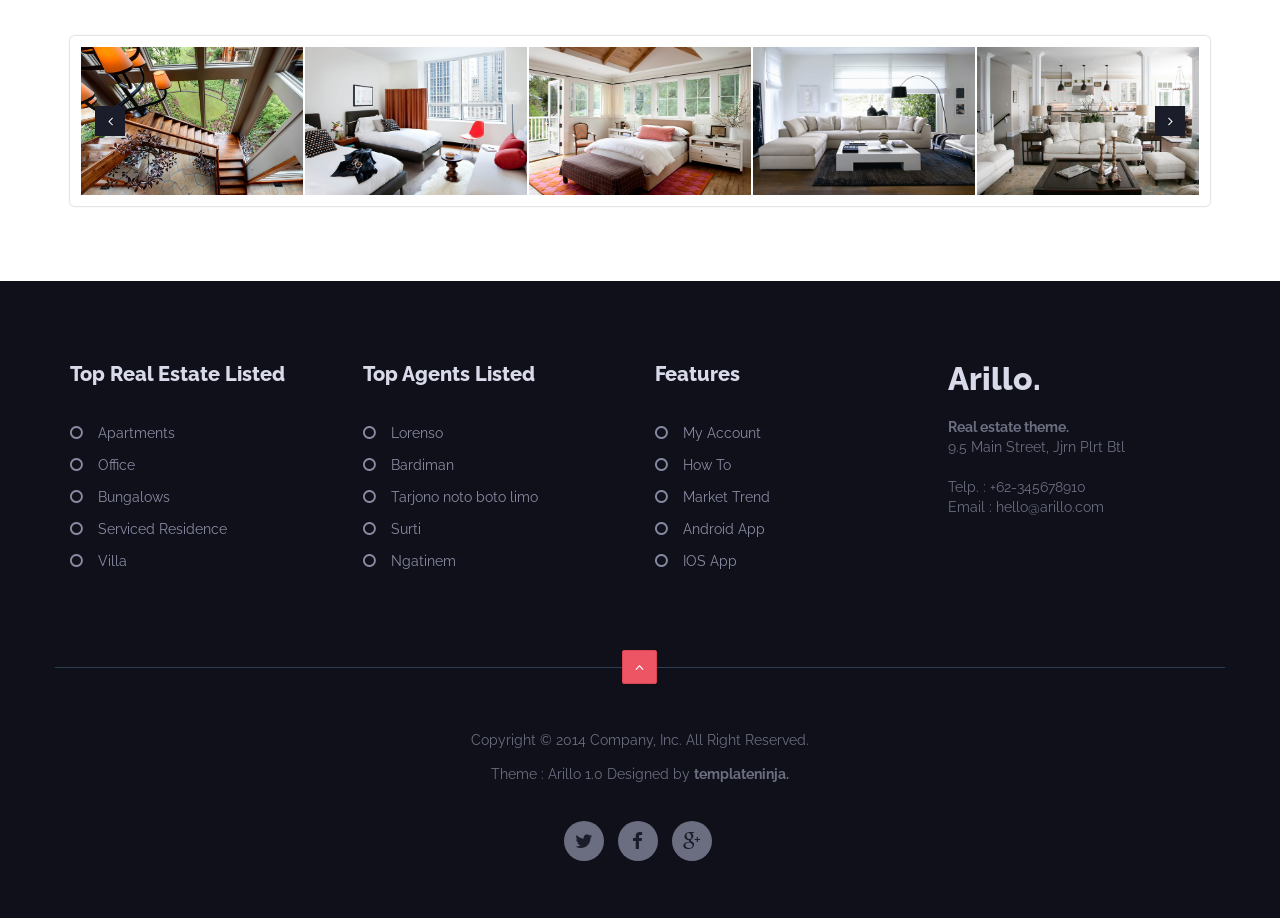
<file: single.html>
<!DOCTYPE html>
<html lang="en">
  <head>
    <meta charset="utf-8">
    <meta name="viewport" content="width=device-width, initial-scale=1.0">
    <meta http-equiv="X-UA-Compatible" content="IE=Edge,chrome=1">
    <meta name="description" content="arillo is responsive html real estate theme">
    <meta name="author" content="afriq yasin ramadhan">
    <link rel="shortcut icon" href="img/favicon.png">

    <title>Arillo</title>

    <!-- Bootstrap core CSS -->
    <link href="css/bootstrap.css" rel="stylesheet">

    <!-- Custom styles for this template -->
    <link href='http://fonts.googleapis.com/css?family=Raleway:400,600,800' rel='stylesheet' type='text/css'>
    <link href="css/font-awesome.min.css" rel="stylesheet">
    <link href="css/style.css" rel="stylesheet">
    <link href="css/responsive.css" rel="stylesheet">

    <!-- HTML5 shim and Respond.js IE8 support of HTML5 elements and media queries -->
    <!--[if lt IE 9]>
      <script src="js/html5shiv.js"></script>
      <script src="js/respond.min.js"></script>
    <![endif]-->
  </head>

  <body id="top">

    <!-- begin:navbar -->
    <nav class="navbar navbar-default navbar-fixed-top" role="navigation">
      <div class="container">
        <!-- Brand and toggle get grouped for better mobile display -->
        <div class="navbar-header">
          <button type="button" class="navbar-toggle" data-toggle="collapse" data-target="#navbar-top">
            <span class="sr-only">Toggle navigation</span>
            <span class="icon-bar"></span>
            <span class="icon-bar"></span>
            <span class="icon-bar"></span>
          </button>
          <a class="navbar-brand" href="index.html"><span>Ari<strong>llo.</strong></span></a>
        </div>

        <!-- Collect the nav links, forms, and other content for toggling -->
        <div class="collapse navbar-collapse" id="navbar-top">
          <ul class="nav navbar-nav navbar-right">
            <li><a href="index.html">Home</a></li>
            <li class="dropdown">
              <a href="#" class="dropdown-toggle" data-toggle="dropdown">Property <b class="caret"></b></a>
              <ul class="dropdown-menu">
                <li><a href="search.html">Search (Grid View)</a></li>
                <li><a href="search_list.html">Search (List View)</a></li>
                <li><a href="category.html">Category (Grid View)</a></li>
                <li><a href="category_list.html">Category (List View)</a></li>
                <li class="active"><a href="single.html">Single page</a></li>
              </ul>
            </li>
            <li class="dropdown">
              <a href="#" class="dropdown-toggle" data-toggle="dropdown">Pages <b class="caret"></b></a>
              <ul class="dropdown-menu">
                <li><a href="blog.html">Blog Archive</a></li>
                <li><a href="blog_single.html">Blog Single</a></li>
                <li><a href="about.html">About</a></li>
                <li><a href="contact.html">Contact</a></li>
              </ul>
            </li>
            <li><a href="#modal-signin" class="signin" data-toggle="modal" data-target="#modal-signin">Sign in</a></li>
            <li><a href="#" class="signup" data-toggle="modal" data-target="#modal-signup">Sign up</a></li>
          </ul>
        </div><!-- /.navbar-collapse -->
      </div><!-- /.container -->
    </nav>
    <!-- end:navbar -->

    <!-- begin:header -->
    <div id="header" class="heading" style="background-image: url(img/img01.jpg);">
      <div class="container">
        <div class="row">
          <div class="col-md-10 col-md-offset-1 col-sm-12">
            <div class="quick-search">
              <div class="row">
                <form role="form">
                  <div class="col-md-3 col-sm-3 col-xs-6">
                    <div class="form-group">
                      <label for="bedroom">Keyword</label>
                      <input type="text" class="form-control" placeholder="Enter keyword">
                    </div>
                    <div class="form-group">
                      <label for="bedroom">Bedroom</label>
                      <select class="form-control">
                        <option>1</option>
                        <option>2</option>
                        <option>3</option>
                        <option>4</option>
                      </select>
                    </div>
                  </div>
                  <!-- break -->
                  <div class="col-md-3 col-sm-3 col-xs-6">
                    <div class="form-group">
                      <label for="status">Status</label>
                      <select class="form-control">
                        <option>On Sale</option>
                        <option>For Rent</option>
                      </select>
                    </div>
                    <div class="form-group">
                      <label for="bathroom">Bathroom</label>
                      <select class="form-control">
                        <option>1</option>
                        <option>2</option>
                        <option>3</option>
                        <option>4</option>
                      </select>
                    </div>
                  </div>
                  <!-- break -->
                  <div class="col-md-3 col-sm-3 col-xs-6">
                    <div class="form-group">
                      <label for="type">Type</label>
                      <select class="form-control">
                        <option>Villa</option>
                        <option>Recident</option>
                        <option>Commercial</option>
                      </select>
                    </div>
                    <div class="form-group">
                      <label for="minprice">Min Price</label>
                      <select class="form-control">
                        <option>$4,200</option>
                        <option>$6,700</option>
                        <option>$8,150</option>
                        <option>$11,110</option>
                      </select>
                    </div>
                  </div>
                  <!-- break -->
                  <div class="col-md-3 col-sm-3 col-xs-6">
                    <div class="form-group">
                      <label for="maxprice">Max Price</label>
                      <select class="form-control">
                        <option>$8,200</option>
                        <option>$11,700</option>
                        <option>$14,150</option>
                        <option>$21,110</option>
                      </select>
                    </div>
                    <div class="form-group">
                      <label for="maxprice">&nbsp;</label>
                      <input type="submit" name="submit" value="Search Again" class="btn btn-danger btn-block">
                    </div>
                  </div>

                </form>
              </div>
            </div>
            <ol class="breadcrumb">
              <li><a href="#">Home</a></li>
              <li class="active">Villa</li>
            </ol>
          </div>
        </div>
      </div>
    </div>
    <!-- end:header -->

    <!-- begin:content -->
    <div id="content">
      <div class="container">
        <div class="row">
          <!-- begin:article -->
          <div class="col-md-9 col-md-push-3">
            <div class="row">
              <div class="col-md-12 single-post">
                <ul id="myTab" class="nav nav-tabs nav-justified">
                  <li class="active"><a href="#detail" data-toggle="tab"><i class="fa fa-university"></i> Property Detail</a></li>
                  <li><a href="#location" data-toggle="tab"><i class="fa fa-paper-plane-o"></i> Property Location</a></li>
                </ul>

                <div id="myTabContent" class="tab-content">
                  <div class="tab-pane fade in active" id="detail">
                    <div class="row">
                      <div class="col-md-12">
                        <h2>The Urban Life</h2>
                        <div id="slider-property" class="carousel slide" data-ride="carousel">
                          <ol class="carousel-indicators">
                            <li data-target="#slider-property" data-slide-to="0" class="">
                              <img src="img/img02.jpg" alt="">
                            </li>
                            <li data-target="#slider-property" data-slide-to="1" class="active">
                              <img src="img/img03.jpg" alt="">
                            </li>
                            <li data-target="#slider-property" data-slide-to="2">
                              <img src="img/img04.jpg" alt="">
                            </li>
                          </ol>
                          <div class="carousel-inner">
                            <div class="item">
                              <img src="img/img02.jpg" alt="">
                            </div>
                            <div class="item active">
                              <img src="img/img03.jpg" alt="">
                            </div>
                            <div class="item">
                              <img src="img/img04.jpg" alt="">
                            </div>
                          </div>
                          <a class="left carousel-control" href="#slider-property" data-slide="prev">
                            <span class="glyphicon glyphicon-chevron-left"></span>
                          </a>
                          <a class="right carousel-control" href="#slider-property" data-slide="next">
                            <span class="glyphicon glyphicon-chevron-right"></span>
                          </a>
                        </div>
                        <h3>Property Overview</h3>
                        <table class="table table-bordered">
                          <tr>
                            <td width="20%"><strong>ID</strong></td>
                            <td>#121</td>
                          </tr>
                          <tr>
                            <td><strong>Price</strong></td>
                            <td>$800,000</td>
                          </tr>
                          <tr>
                            <td><strong>Type</strong></td>
                            <td>Residential</td>
                          </tr>
                          <tr>
                            <td><strong>Contract</strong></td>
                            <td>Sale</td>
                          </tr>
                          <tr>
                            <td><strong>Location</strong></td>
                            <td>JJ Road, Yogyakarta, INA</td>
                          </tr>
                          <tr>
                            <td><strong>Bathrooms</strong></td>
                            <td>4</td>
                          </tr>
                          <tr>
                            <td><strong>Bedrooms</strong></td>
                            <td>4</td>
                          </tr>
                          <tr>
                            <td><strong>Area</strong></td>
                            <td>800m<sup>2</sup> </td>
                          </tr>
                        </table>
                        <h3>Property Features</h3>
                        <div class="row">
                          <div class="col-md-4 col-sm-4">
                            <ul>
                              <li><i class="fa fa-check"></i> Air conditioning</li>
                              <li><i class="fa fa-check"></i> Balcony</li>
                              <li><i class="fa fa-times"></i> Bedding</li>
                              <li><i class="fa fa-check"></i> Cable TV</li>
                              <li><i class="fa fa-times"></i> Cleaning after exit</li>
                              <li><i class="fa fa-check"></i> Cofee pot</li>
                              <li><i class="fa fa-check"></i> Computer</li>
                              <li><i class="fa fa-times"></i> Cot</li>
                            </ul>
                          </div>
                          <div class="col-md-4 col-sm-4">
                            <ul>
                              <li><i class="fa fa-check"></i> Internet</li>
                              <li><i class="fa fa-times"></i> Iron</li>
                              <li><i class="fa fa-check"></i> Juicer</li>
                              <li><i class="fa fa-times"></i> Lift</li>
                              <li><i class="fa fa-times"></i> Microwave</li>
                              <li><i class="fa fa-check"></i> Oven</li>
                              <li><i class="fa fa-times"></i> Parking</li>
                              <li><i class="fa fa-times"></i> Parquet</li>
                            </ul>
                          </div>
                          <div class="col-md-4 col-sm-4">
                            <ul>
                              <li><i class="fa fa-times"></i> Radio</li>
                              <li><i class="fa fa-check"></i> Roof terrace</li>
                              <li><i class="fa fa-times"></i> Smoking allowed</li>
                              <li><i class="fa fa-check"></i> Terrace</li>
                              <li><i class="fa fa-times"></i> Toaster</li>
                              <li><i class="fa fa-check"></i> Towelwes</li>
                              <li><i class="fa fa-check"></i> Use of pool</li>
                              <li><i class="fa fa-check"></i> Video</li>
                            </ul>
                          </div>                          
                        </div>

                        <h3>Property Description</h3>
                        <p>Lorem ipsum dolor sit amet, consectetur adipisicing elit, sed do eiusmod
                        tempor incididunt ut labore et dolore magna aliqua. Ut enim ad minim veniam,
                        quis nostrud exercitation ullamco laboris nisi ut aliquip ex ea commodo
                        consequat. Duis aute irure dolor in reprehenderit in voluptate velit esse
                        cillum dolore eu fugiat nulla pariatur. Excepteur sint occaecat cupidatat non
                        proident, sunt in culpa qui officia deserunt mollit anim id est laborum.</p>
                        <p>Lorem ipsum dolor sit amet, consectetur adipisicing elit, sed do eiusmod
                        tempor incididunt ut labore et dolore magna aliqua. Ut enim ad minim veniam,
                        quis nostrud exercitation ullamco laboris nisi ut aliquip ex ea commodo
                        consequat.</p>
                      </div>
                    </div>

                    
                  </div>
                  <!-- break -->
                  <div class="tab-pane fade" id="location">
                    <div class="row">
                      <div class="col-md-12">
                        <div id="map-property"></div>
                      </div>
                    </div>
                    <div class="row">
                      <div class="col-md-12">
                        <h3>Contact Agent</h3>
                      </div>
                    </div>
                    <div class="row">
                      <div class="col-md-6 col-sm-6">
                        <div class="team-container team-dark">
                          <div class="team-image">
                            <img src="img/team01.jpg" alt="the team - mikha realestate theme">
                          </div>
                          <div class="team-description">
                            <h3>Katty Sharon</h3>
                            <p><i class="fa fa-phone"></i> Office : 021-234-5678<br>
                            <i class="fa fa-mobile"></i> Mobile : +62-3456-78910<br>
                            <i class="fa fa-print"></i> Fax : 021-234-5679</p>
                            <p>Lorem ipsum dolor sit amet, consectetur adipisicing elit, sed do eiusmod
                            tempor incididunt ut labore et dolore magna aliqua.</p>
                            <div class="team-social">
                              <span><a href="#" title="Twitter" rel="tooltip" data-placement="top"><i class="fa fa-twitter"></i></a></span>
                              <span><a href="#" title="Facebook" rel="tooltip" data-placement="top"><i class="fa fa-facebook"></i></a></span>
                              <span><a href="#" title="Google Plus" rel="tooltip" data-placement="top"><i class="fa fa-google-plus"></i></a></span>
                              <span><a href="#" title="Email" rel="tooltip" data-placement="top"><i class="fa fa-envelope"></i></a></span> 
                              <span><a href="#" title="LinkedIn" rel="tooltip" data-placement="top"><i class="fa fa-linkedin"></i></a></span> 
                            </div>                       
                          </div>
                        </div>
                      </div>
                      <div class="col-md-6 col-sm-6">
                        <form>
                          <div class="form-group">
                            <label for="name">Name</label>
                            <input type="text" class="form-control input-lg" placeholder="Enter name : ">
                          </div>
                          <div class="form-group">
                            <label for="email">Email address</label>
                            <input type="email" class="form-control input-lg" placeholder="Enter email : ">
                          </div>
                          <div class="form-group">
                            <label for="telp">Telp.</label>
                            <input type="text" class="form-control input-lg" placeholder="Enter phone number : ">
                          </div>
                          <div class="form-group">
                            <label for="message">Message</label>
                            <textarea class="form-control input-lg" rows="7" placeholder="Type a message : "></textarea>
                          </div>
                          <div class="form-group">
                            <input type="submit" name="submit" value="Send Message" class="btn btn-danger btn-lg">
                          </div>
                        </form>
                      </div>
                    </div>
                  </div>
                </div>
              </div>
            </div>
          </div>
          <!-- end:article -->

          <!-- begin:sidebar -->
          <div class="col-md-3 col-md-pull-9 sidebar">
            <div class="widget-white favorite">
              <a href="#"><i class="fa fa-heart"></i> Add to favorite</a>
            </div>
            <!-- break -->
            <div class="widget widget-sidebar widget-white">
              <div class="widget-header">
                <h3>Recent Property</h3>
              </div>    
              <ul>
                <li><a href="#">Luxury Villa</a></li>
                <li><a href="#">Land In Central Park</a></li>
                <li><a href="#">The Urban Life</a></li>
                <li><a href="#">Luxury Office</a></li>
                <li><a href="">Luxury Villa In Rego Park</a></li>
              </ul>
            </div>
            <!-- break -->
            <div class="widget widget-sidebar widget-white">
              <div class="widget-header">
                <h3>Property Type</h3>
              </div>    
              <ul class="list-check">
                <li><a href="#">Office</a>&nbsp;(18)</li>
                <li><a href="#">Office</a>&nbsp;(43)</li>
                <li><a href="#">Shop</a>&nbsp;(31)</li>
                <li><a href="#">Villa</a>&nbsp;(52)</li>
                <li><a href="#">Apartment</a>&nbsp;(8)</li>
                <li><a href="#">Single Family Home</a>&nbsp;(11)</li>
              </ul>
            </div>
            <!-- break -->
            <div class="widget widget-sidebar widget-white">
              <div class="widget-header">
                <h3>Top Agents</h3>
              </div>    
              <ul>
                <li><a href="#">John Doe</a></li>
                <li><a href="#">Christoper Drew</a></li>
                <li><a href="#">Jane Doe</a></li>
                <li><a href="#">Jeny</a></li>
              </ul>
            </div>
            <!-- break -->
          </div>
          <!-- end:sidebar -->
          
        </div>
      </div>
    </div>
    <!-- end:content -->

    <!-- begin:news -->
    <div id="news">
      <div class="container">
        <div class="row">
          <!-- begin:blog -->
          <div class="col-md-4 col-sm-4">
            <div class="row">
              <div class="col-md-12">
                <div class="heading-title heading-title-sm bg-white">
                  <h2>Latest From Blog</h2>
                </div>
              </div>
            </div>
            <!-- break -->

            <div class="row">
              <div class="col-md-12">
                <div class="post-container post-noborder">
                  <div class="post-img post-img-circle" style="background: url(img/img02.jpg);"></div>
                  <div class="post-content">
                    <div class="post-meta">
                      <span><em>in</em> <a href="#" title="View all posts in berita utama" rel="category tag">berita utama</a></span>
                      <span><em>April 22, 2014</em></span>
                    </div>
                    <div class="heading-title">
                      <h2><a href="#">Food truck fixie locavore, accusamus mcsweeney's marfa nulla single-origin</a></h2>
                    </div>
                  </div>
                </div>
                <!-- break -->

                <div class="post-container post-noborder">
                  <div class="post-img post-img-circle" style="background: url(img/img03.jpg);"></div>
                  <div class="post-content">
                    <div class="post-meta">
                      <span><em>in</em> <a href="#" title="View all posts in berita utama" rel="category tag">berita utama</a></span>
                      <span><em>April 22, 2014</em></span>
                    </div>
                    <div class="heading-title">
                      <h2><a href="#">Food truck fixie locavore, accusamus mcsweeney's marfa nulla single-origin</a></h2>
                    </div>
                  </div>
                </div>
                <!-- break -->

                <div class="post-container post-noborder">
                  <div class="post-img post-img-circle" style="background: url(img/img15.jpg);"></div>
                  <div class="post-content">
                    <div class="post-meta">
                      <span><em>in</em> <a href="#" title="View all posts in berita utama" rel="category tag">berita utama</a></span>
                      <span><em>April 22, 2014</em></span>
                    </div>
                    <div class="heading-title">
                      <h2><a href="#">Food truck fixie locavore, accusamus mcsweeney's marfa nulla single-origin</a></h2>
                    </div>
                  </div>
                </div>
                <!-- break -->

              </div>
            </div>
            <!-- break -->

          </div>
          <!-- end:blog -->

          <!-- begin:popular -->
          <div class="col-md-4 col-sm-4">
            <div class="row">
              <div class="col-md-12">
                <div class="heading-title heading-title-sm bg-white">
                  <h2>Popular Real Estate</h2>
                </div>
              </div>
            </div>
            <!-- break -->

            <div class="row">
              <div class="col-md-12">
                <div class="post-container">
                  <div class="post-img" style="background: url(img/img12.jpg);"><h3>For Rent</h3></div>
                  <div class="post-content">
                    <div class="post-meta">
                      <span><i class="fa fa-home"></i> 7,000 m<sup>2</sup> / </span>
                      <span><i class="fa fa-hdd-o"></i> 3 Bed / </span>
                      <span><i class="fa fa-male"></i> 2 Bath / </span>
                      <span><i class="fa fa-building-o"></i> 2 Floors / </span>
                      <span><i class="fa fa-car"></i> 2 Garages / </span>
                    </div>
                    <div class="heading-title">
                      <h2><a href="#">Residential - <span>$300,000</span>/year</a></h2>
                    </div>
                  </div>
                </div>
                <!-- break -->

                <div class="post-container">
                  <div class="post-img" style="background: url(img/img13.jpg);"><h3>For Rent</h3></div>
                  <div class="post-content">
                    <div class="post-meta">
                      <span><i class="fa fa-home"></i> 6,700 m<sup>2</sup> / </span>
                      <span><i class="fa fa-hdd-o"></i> 4 Bed / </span>
                      <span><i class="fa fa-male"></i> 2 Bath / </span>
                      <span><i class="fa fa-building-o"></i> 1 Floors / </span>
                      <span><i class="fa fa-car"></i> 2 Garages / </span>
                    </div>
                    <div class="heading-title">
                      <h2><a href="#">Commercial - <span>$700,000</span>/year</a></h2>
                    </div>
                  </div>
                </div>
                <!-- break -->

                <div class="post-container post-noborder">
                  <div class="post-img" style="background: url(img/img14.jpg);"><h3>For Sale</h3></div>
                  <div class="post-content">
                    <div class="post-meta">
                      <span><i class="fa fa-home"></i> 5,000 m<sup>2</sup> / </span>
                      <span><i class="fa fa-hdd-o"></i> 3 Bed / </span>
                      <span><i class="fa fa-male"></i> 2 Bath / </span>
                      <span><i class="fa fa-building-o"></i> 1 Floors / </span>
                      <span><i class="fa fa-car"></i> 1 Garages / </span>
                    </div>
                    <div class="heading-title">
                      <h2><a href="#">Villa - <span>$800,000</span></a></h2>
                    </div>
                  </div>
                </div>
                <!-- break -->

              </div>
            </div>
            <!-- break -->

          </div>
          <!-- end:popular -->

          <!-- begin:agent -->
          <div class="col-md-4 col-sm-4">
            <div class="row">
              <div class="col-md-12">
                <div class="heading-title heading-title-sm bg-white">
                  <h2>Our Agents</h2>
                </div>
              </div>
            </div>
            <!-- break -->

            <div class="row">
              <div class="col-md-12">

                <div class="post-container post-noborder">
                  <div class="post-img" style="background: url(img/team03.jpg);"></div>
                  <div class="post-content list-agent">
                    <div class="heading-title">
                      <h2><a href="#">Julia</a></h2>
                    </div>
                    <div class="post-meta">
                      <span><i class="fa fa-envelope-o"></i> johndoe@domain.com</span><br>
                      <span><i class="fa fa-phone"></i> +12345678</span>
                    </div>
                  </div>
                </div>
                <!-- break -->

                <div class="post-container post-noborder">
                  <div class="post-img" style="background: url(img/avatar.png);"></div>
                  <div class="post-content list-agent">
                    <div class="heading-title">
                      <h2><a href="#">John Doe</a></h2>
                    </div>
                    <div class="post-meta">
                      <span><i class="fa fa-envelope-o"></i> johndoe@domain.com</span><br>
                      <span><i class="fa fa-phone"></i> +12345678</span>
                    </div>
                  </div>
                </div>
                <!-- break -->

                <div class="post-container post-noborder">
                  <div class="post-img" style="background: url(img/team01.jpg);"></div>
                  <div class="post-content list-agent">
                    <div class="heading-title">
                      <h2><a href="#">Jane Doe</a></h2>
                    </div>
                    <div class="post-meta">
                      <span><i class="fa fa-envelope-o"></i> johndoe@domain.com</span><br>
                      <span><i class="fa fa-phone"></i> +12345678</span>
                    </div>
                  </div>
                </div>
                <!-- break -->

              </div>
            </div>
            <!-- break -->

          </div>
          <!-- end:agent -->
        </div>
      </div>
    </div>
    <!-- end:news -->

    <!-- begin:subscribe -->
    <div id="subscribe">
      <div class="container">
        <div class="row">
          <div class="col-md-5 col-md-offset-2 col-sm-8 col-xs-12">
            <h3>Get Newsletter Update</h3>
          </div>
          <div class="col-md-3 col-sm-4 col-xs-12">
            <div class="input-group">
              <input type="text" class="form-control input-lg" placeholder="Enter your mail">
              <span class="input-group-btn">
                <button class="btn btn-danger btn-lg" type="submit"><i class="fa fa-envelope"></i></button>
              </span>
            </div>
          </div>
        </div>
      </div>
    </div>
    <!-- end:subscribe -->

    <!-- begin:partner -->
    <div id="partner">
      <div class="container">
        <div class="row">
          <div class="col-md-12">
            <div class="heading-title bg-white">
              <h2>Our Partnership</h2>
            </div>
          </div>
        </div>
        <!-- break -->

        <div class="row">
          <div class="col-md-12">
            <div class="jcarousel-wrapper">
              <div class="jcarousel">
                <ul>
                  <li><a href="#"><img src="img/img01.jpg" alt="partner of arillo responsive real estate theme"></a></li>
                  <li><a href="#"><img src="img/img02.jpg" alt="partner of arillo responsive real estate theme"></a></li>
                  <li><a href="#"><img src="img/img03.jpg" alt="partner of arillo responsive real estate theme"></a></li>
                  <li><a href="#"><img src="img/img04.jpg" alt="partner of arillo responsive real estate theme"></a></li>
                  <li><a href="#"><img src="img/img05.jpg" alt="partner of arillo responsive real estate theme"></a></li>
                  <li><a href="#"><img src="img/img06.jpg" alt="partner of arillo responsive real estate theme"></a></li>
                </ul>
              </div>
              <a href="#" class="jcarousel-control-prev"><i class="fa fa-angle-left"></i></a>
              <a href="#" class="jcarousel-control-next"><i class="fa fa-angle-right"></i></a>
              <!-- <p class="jcarousel-pagination"></p> -->
            </div>
          </div>
        </div>
      </div>
    </div>
    <!-- end:partner -->

    <!-- begin:footer -->
    <div id="footer">
      <div class="container">
        <div class="row">
          <div class="col-md-3 col-sm-6 col-xs-12">
            <div class="widget">
              <h3>Top Real Estate Listed</h3>
              <ul class="list-unstyled">
                <li><a href="#">Apartments</a></li>
                <li><a href="#">Office</a></li>
                <li><a href="#">Bungalows</a></li>
                <li><a href="#">Serviced Residence</a></li>
                <li><a href="#">Villa</a></li>
              </ul>
            </div>
          </div>
          <!-- break -->
          <div class="col-md-3 col-sm-6 col-xs-12">
            <div class="widget">
              <h3>Top Agents Listed</h3>
              <ul class="list-unstyled">
                <li><a href="#">Lorenso</a></li>
                <li><a href="#">Bardiman</a></li>
                <li><a href="#">Tarjono noto boto limo</a></li>
                <li><a href="#">Surti</a></li>
                <li><a href="#">Ngatinem</a></li>
              </ul>
            </div>
          </div>
          <!-- break -->
          <div class="col-md-3 col-sm-6 col-xs-12">
            <div class="widget">
              <h3>Features</h3>
              <ul class="list-unstyled">
                <li><a href="#">My Account</a></li>
                <li><a href="#">How To</a></li>
                <li><a href="#">Market Trend</a></li>
                <li><a href="#">Android App</a></li>
                <li><a href="#">IOS App</a></li>
              </ul>
            </div>
          </div>
          <!-- break -->
          <div class="col-md-3 col-sm-6 col-xs-12">
            <div class="widget">
              <h2>Arillo.</h2>
              <address>
                <strong>Real estate theme.</strong><br>
                9.5 Main Street, Jjrn Plrt Btl<br>
                <br>
                Telp. : +62-345678910<br>
                Email : hello@arillo.com
              </address>
            </div>
          </div>
          <!-- break -->
        </div>
        <!-- break -->

        <!-- begin:copyright -->
        <div class="row">
          <div class="col-md-12 copyright">
            <p>Copyright &copy; 2014 Company, Inc. All Right Reserved.</p>
            <p>Theme : Arillo 1.0 Designed by <strong>templateninja.</strong></p>
            <a href="#top" class="btn btn-danger scroltop"><i class="fa fa-angle-up"></i></a>
            <ul class="list-inline social-links">
              <li><a href="#" class="icon-twitter" rel="tooltip" title="" data-placement="bottom" data-original-title="Twitter"><i class="fa fa-twitter"></i></a></li>
              <li><a href="#" class="icon-facebook" rel="tooltip" title="" data-placement="bottom" data-original-title="Facebook"><i class="fa fa-facebook"></i></a></li>
              <li><a href="#" class="icon-gplus" rel="tooltip" title="" data-placement="bottom" data-original-title="Gplus"><i class="fa fa-google-plus"></i></a></li>
            </ul>
          </div>
        </div>
        <!-- end:copyright -->

      </div>
    </div>
    <!-- end:footer -->

    <!-- begin:modal-signin -->
    <div class="modal fade" id="modal-signin" tabindex="-1" role="dialog" aria-labelledby="modal-signin" aria-hidden="true">
      <div class="modal-dialog modal-sm">
        <div class="modal-content">
          <div class="modal-header">
            <button type="button" class="close" data-dismiss="modal" aria-hidden="true">&times;</button>
            <h4 class="modal-title">Sign in</h4>
          </div>
          <div class="modal-body">
            <form role="form">
              <div class="form-group">
                <label for="emailAddress">Email address</label>
                <input type="email" class="form-control input-lg" placeholder="Enter email">
              </div>
              <div class="form-group">
                <label for="password">Password</label>
                <input type="password" class="form-control input-lg" placeholder="Password">
              </div>
              <div class="checkbox">
                <label>
                  <input type="checkbox" name="forget"> Keep me logged in
                </label>
              </div>
            </form>
          </div>
          <div class="modal-footer">
            <p>Don't have account ? <a href="#modal-signup"  data-toggle="modal" data-target="#modal-signup">Sign up here.</a></p>
            <input type="submit" class="btn btn-danger btn-block btn-lg" value="Sign in">
          </div>
        </div>
      </div>
    </div>
    <!-- end:modal-signin -->

    <!-- begin:modal-signup -->
    <div class="modal fade" id="modal-signup" tabindex="-1" role="dialog" aria-labelledby="modal-signup" aria-hidden="true">
      <div class="modal-dialog modal-sm">
        <div class="modal-content">
          <div class="modal-header">
            <button type="button" class="close" data-dismiss="modal" aria-hidden="true">&times;</button>
            <h4 class="modal-title">Sign up</h4>
          </div>
          <div class="modal-body">
            <form role="form">
              <div class="form-group">
                <input type="email" class="form-control input-lg" placeholder="Enter email">
              </div>
              <div class="form-group">
                <input type="password" class="form-control input-lg" placeholder="Password">
              </div>
              <div class="form-group">
                <input type="password" class="form-control input-lg" placeholder="Confirm Password">
              </div>
              <div class="checkbox">
                <label>
                  <input type="checkbox" name="agree"> Agree to our <a href="#">terms of use</a> and <a href="#">privacy policy</a>
                </label>
              </div>
            </form>
          </div>
          <div class="modal-footer">
            <p>Already have account ? <a href="#modal-signin" data-toggle="modal" data-target="#modal-signin">Sign in here.</a></p>
            <input type="submit" class="btn btn-danger btn-block btn-lg" value="Sign up">
          </div>
        </div>
      </div>
    </div>
    <!-- end:modal-signup -->
   
    <!-- Bootstrap core JavaScript
    ================================================== -->
    <!-- Placed at the end of the document so the pages load faster -->
    <script src="js/jquery.js"></script>
    <script src="js/bootstrap.js"></script>
     <script type="text/javascript" src="http://maps.google.com/maps/api/js?sensor=false&amp;language=en"></script>
    <script src="js/gmap3.min.js"></script>
    <script src="js/jquery.easing.js"></script>
    <script src="js/jquery.jcarousel.min.js"></script>
    <script src="js/imagesloaded.pkgd.min.js"></script>
    <script src="js/masonry.pkgd.min.js"></script>
    <script src="js/jquery.backstretch.js"></script>
    <script src="js/jquery.nicescroll.min.js"></script>
    <script src="js/script.js"></script>
  </body>
</html>
</file>
<file: css/style.css>
/*
	========================================
	ARILLO - REAL ESTATE TEMPLATE
	========================================
	
	@author			: @avriqq
	@version		: v1.1
	@date-create	: 07/14/2014
	@last-update	: 07/17/2014
	@file-name		: style

*/

/*
	========================================
	TABLE OF CONTENT
	========================================
	
	[1. GLOBAL STYLE]
	[2. NAVBAR]
	[3. HEADER]
	[4. SERVICE]
	[5. CONTENT]
	[5.1 ARTICLE]
	[5.2 TEAM]
	[5.3 SIDEBAR]
	[6. TESTIMONY]
	[7. NEWS]
	[8. SUBSCRIBE]
	[9. PARTNER]
	[10. FOOTER]
	[11. COPYRIGHT]

*/


/* 
	==================
	[1. GLOBAL STYLE]
	==================
*/
body{
	margin: 0;
	padding: 0;
	padding-top: 70px;
	font-family: 'Raleway', sans-serif;
	font-size: 14px;
	line-height: 24px;
	color: #6b6e80;
    background: #fff;
    overflow-x: hidden;
	scrollbar-face-color: #333;
}

::-moz-selection { 
	color: #fff; 
	text-shadow: none; 
	background: #3498db; 
}

::-webkit-selection { 
	color: #fff; 
	text-shadow: none; 
	background: #3498db; 
}

::selection { 
	color: #fff; 
	text-shadow: none; 
	background: #3498db; 
}

::-webkit-scrollbar {
	width: 10px;
} 

::-webkit-scrollbar-track {
	background-color: #333;
} 

::-webkit-scrollbar-thumb {
	background-color: #666;
	-webkit-border-radius: 2px;
	   -moz-border-radius: 2px;
	     -o-border-radius: 2px;
			border-radius: 2px;
} 

::-webkit-scrollbar-button {
	display: none;
} 

::-webkit-scrollbar-corner {
	background-color: #000000;
}

h1,h2,h3,h4,h5,h6{
	font-family: 'Raleway', sans-serif;
	font-weight: 800;
}

a{
	color: #ed5565;
	text-decoration: none;
	-webkit-transition: all 0.2s ease-in-out;
	   -moz-transition: all 0.2s ease-in-out;
		-ms-transition: all 0.2s ease-in-out;
		 -o-transition: all 0.2s ease-in-out;
			transition: all 0.2s ease-in-out;
}

a:hover{
	color: #da4453;
	text-decoration: none;
	-webkit-transition: all 0.2s ease-in-out;
	   -moz-transition: all 0.2s ease-in-out;
		-ms-transition: all 0.2s ease-in-out;
		 -o-transition: all 0.2s ease-in-out;
			transition: all 0.2s ease-in-out;
}

select,
textarea,
input[type="text"],
input[type="password"],
input[type="datetime"],
input[type="datetime-local"],
input[type="date"],
input[type="month"],
input[type="time"],
input[type="week"],
input[type="number"],
input[type="email"],
input[type="url"],
input[type="search"],
input[type="tel"],
input[type="color"],
.uneditable-input {
	color: #333;
}

select:focus,
textarea:focus,
input[type="text"]:focus,
input[type="password"]:focus,
input[type="datetime"]:focus,
input[type="datetime-local"]:focus,
input[type="date"]:focus,
input[type="month"]:focus,
input[type="time"]:focus,
input[type="week"]:focus,
input[type="number"]:focus,
input[type="email"]:focus,
input[type="url"]:focus,
input[type="search"]:focus,
input[type="tel"]:focus,
input[type="color"]:focus,
.uneditable-input:focus {
	color: #ed5565;
	border-color: #bbb;
	-webkit-box-shadow: none;
	   -moz-box-shadow: none;
		  	box-shadow: none;
}

.btn,
.form-control{
	-webkit-border-radius: 2px;
	   -moz-border-radius: 2px;
		 -o-border-radius: 2px;
			border-radius: 2px;
}

.form-control:focus{
	color: #ed5565;
	border-color: #bbb;
	-webkit-box-shadow: none;
	   -moz-box-shadow: none;
		  	box-shadow: none;
}

.clear-marg{
	margin: 0 !important;
}

.btn-primary{
	background-color: #4fc1e9;
	border-color: #3bafda;
}

.btn-primary:hover,
.btn-primary:focus,
.btn-primary:active,
.btn-primary.active,
.btn-primary.dropdown-toggle{
	background-color: #3bafda;
	border-color: #3bafda;
}

.btn-danger{
	background-color: #ed5565;
	border-color: #da4453;
}

.btn-danger:hover,
.btn-danger:focus,
.btn-danger:active,
.btn-danger.active,
.btn-danger.dropdown-toggle{
	background-color: #da4453;
	border-color: #da4453;
}

.btn-success{
	background-color: #48cfad;
	border-color: #37bc9b;
}

.btn-success:hover,
.btn-success:focus,
.btn-success:active,
.btn-success.active,
.btn-success.dropdown-toggle{
	background-color: #37bc9b;
	border-color: #37bc9b;
}

.btn-warning{
	background-color: #ffce54;
	border-color: #f6bb42;
}

.btn-warning:hover,
.btn-warning:focus,
.btn-warning:active,
.btn-warning.active,
.btn-warning.dropdown-toggle{
	background-color: #f6bb42;
	border-color: #f6bb42;
}


/* 
	==================
	[2. NAVBAR]
	==================
*/
.navbar-default{
	background-color: #fff;
	-webkit-transition: all 0.2s ease-in-out;
	   -moz-transition: all 0.2s ease-in-out;
		-ms-transition: all 0.2s ease-in-out;
		 -o-transition: all 0.2s ease-in-out;
			transition: all 0.2s ease-in-out;
	border-color: #fff;
}

.navbar-default.navbar-static-top{
	margin-bottom: 0;
	-webkit-border-radius: 0;
	   -moz-border-radius: 0;
		 -o-border-radius: 0;
			border-radius: 0;
}

.navbar-default .navbar-brand img{
	height: 60px;
	width: auto;
	display: block;
}

.navbar-default .navbar-brand{
	position: relative;
	color: #ed5565;
	font-size: 26px;
	display: block;
	padding: 10px 40px 10px 15px;
	-webkit-transition: all 0.2s ease-in-out;
	   -moz-transition: all 0.2s ease-in-out;
		-ms-transition: all 0.2s ease-in-out;
		 -o-transition: all 0.2s ease-in-out;
			transition: all 0.2s ease-in-out;
}

.navbar-default .navbar-brand::after{
	content: "";
	position: absolute;
	right: -20px;
	top: -8px;
	width: 1px;
	height: 95px;
	background: #da4453;
	-webkit-transform: rotate(30deg);
	   -moz-transform: rotate(30deg);
		-ms-transform: rotate(30deg);
		 -o-transform: rotate(30deg);
			transform: rotate(30deg);
}

.navbar-default .navbar-brand span{
	display: block;
	padding-top: 20px;
	padding-bottom: 20px;
	font-weight: 400;
}

.navbar-default .navbar-brand span strong{
	font-weight: 600;
}

.navbar-default .navbar-brand:hover{
	color: #da4453;
	-webkit-transition: all 0.2s ease-in-out;
	   -moz-transition: all 0.2s ease-in-out;
		-ms-transition: all 0.2s ease-in-out;
		 -o-transition: all 0.2s ease-in-out;
			transition: all 0.2s ease-in-out;
}

.navbar-default .navbar-brand:hover > span{
	color: #da4453;
	-webkit-transition: all 0.2s ease-in-out;
	   -moz-transition: all 0.2s ease-in-out;
		-ms-transition: all 0.2s ease-in-out;
		 -o-transition: all 0.2s ease-in-out;
			transition: all 0.2s ease-in-out;
}

.navbar-default .navbar-nav > li > a{
	color: #656d78;
	font-size: 16px;
	text-shadow: none;
	padding-top: 30px;
	padding-right: 20px;
	padding-bottom: 30px;
	padding-left: 20px;
}

.navbar-default .navbar-nav > li > a:hover,
.navbar-default .navbar-nav > li > a:focus {
	color: #ed5565;
	background-color: transparent;
}

.navbar-default .navbar-nav > .active > a,
.navbar-default .navbar-nav > .active > a:hover{
	position: relative;
	color: #da4453;
	background-color: transparent;
}

.navbar-default .navbar-nav > .active > a::after{
	content: "";
	position: absolute;
	left: 50%;
	bottom: 15px;
	height: 8px;
	width: 8px;
	margin-left: -4px;
	background: #da4453;
	-webkit-border-radius: 100%;
	   -moz-border-radius: 100%;
		-ms-border-radius: 100%;
		 -o-border-radius: 100%;
			border-radius: 100%;
}

.navbar.navbar-default .navbar-nav li.dropdown.open > a,
.navbar.navbar-default .navbar-nav li.dropdown.open > a:hover{
	color: #fff;
	background-color: #ed5565;
}

.dropdown-menu {
	background-color: #ed5565;
	border: none;
	padding-top: 0;
	padding-bottom: 0;
	-webkit-border-radius: 1px;
	   -moz-border-radius: 1px;
		 -o-border-radius: 1px;
			border-radius: 1px;
	-webkit-box-shadow: none;
	   -moz-box-shadow: none;
		 -o-box-shadow: none;
			box-shadow: none;
}

.dropdown-menu > li > a{
	color: #efefef;
	padding-top: 12px;
	padding-bottom: 12px;
}

.dropdown-menu > li > a:hover,
.dropdown-menu > li > a:focus,
.dropdown-menu > .active > a,
.dropdown-menu > .active > a:hover,
.dropdown-menu > .active > a:focus{
	color: #fff;
	background-color: #da4453;
}

.signin{
	padding: 12px 18px !important;
	margin-top: 18px;
	-webkit-border-radius: 4px;
	   -moz-border-radius: 4px;
		-ms-border-radius: 4px;
		 -o-border-radius: 4px;
			border-radius: 4px;
}

.signin:focus,
.signin:active{
	outline: none;
	color: #656d78 !important;
}

.signup{
	padding: 12px 18px !important;
	margin-top: 18px;
	margin-left: 15px;
	background-color: #ed5565 !important;
	color: #fff !important;
	-webkit-border-radius: 4px;
	   -moz-border-radius: 4px;
		-ms-border-radius: 4px;
		 -o-border-radius: 4px;
			border-radius: 4px;
}

.signup:hover,
.signup:focus,
.signup:active{
	background-color: #da4453 !important;
	outline: none;
}

#modal-signin .modal-header h4,
#modal-signup .modal-header h4{
	text-align: center;
	color: #ed5565;
}

#modal-signin .modal-footer,
#modal-signup .modal-footer{
	margin-top: 0;
	background-color: #f4f4f4;
	text-align: left !important;
}

#modal-signin .modal-footer p,
#modal-signup .modal-footer p{
	margin-bottom: 15px;
}


/* 
	==================
	[3. HEADER]
	==================
*/
#header{
	width: 100%;
	min-height: 450px;
	height: auto;
	padding-top: 70px;
	padding-bottom: 60px;
}

.quick-search{
	padding: 25px 40px;
	background: rgba(255,255,255,.7);
}

#header.heading{
	position: relative;
	min-height: 200px;
	padding-top: 40px;
	padding-bottom: 40px;
	-webkit-background-size: cover !important;
	   -moz-background-size: cover !important;
		-ms-background-size: cover !important;
		 -o-background-size: cover !important;
			background-size: cover !important;
}

#header.heading > *{
	position: relative;
	z-index: 2;
}

#header.heading::after{
	content: '';
	position: absolute;
	left: 0;
	top: 0;
	z-index: 1;
	width: 100%;
	height: 100%;
	background-color: rgba(0,0,0,.75);
}

#header.heading .page-title{
	position: relative;
	z-index: 2;
	display: block;
	margin-bottom: 40px;
	text-align: center;
	color: #ddd;
	font-size: 14px;
	line-height: 24px;
}

#header.heading .page-title h2{
	margin-bottom: 15px;
	font-size: 36px;
	line-height: 40px;
	color: #fff;
	text-align: center;
	font-weight: 800;
}

#header.heading .page-title h2 span{
	font-weight: 400;
}

#header.heading .breadcrumb{
	position: relative;
	z-index: 2;
	display: table;
	margin-left: auto;
	margin-right: auto;
	background-color: transparent;
}

#header.heading .breadcrumb > .active{
	color: #dedede;
}

#header.heading .quick-search{
	margin-top: 20px;
	margin-bottom: 20px;
}


/* 
	==================
	[4. SERVICE]
	==================
*/
#service{
	width: 100%;
	padding: 40px 0;

}

#service h2{
	display: block;
	margin-bottom: 60px;
	font-size: 28px;
	line-height: 32px;
	font-weight: 600;
	text-align: center;
	text-transform: uppercase;
}

#service h2 small{
	display: block;
	margin-top: 10px;
	text-align: center;
	text-transform: uppercase;
	font-size: 14px;
	font-weight: 400;
}

.service-container{
	display: block;
	margin-bottom: 20px;
}

.service-container:hover > .service-icon a{
	-webkit-box-shadow: 0 0 0 5px #ed5565;
	   -moz-box-shadow: 0 0 0 5px #ed5565;
		-ms-box-shadow: 0 0 0 5px #ed5565;
		 -o-box-shadow: 0 0 0 5px #ed5565;
			box-shadow: 0 0 0 5px #ed5565;
}

.service-icon{
	display: block;
	margin-bottom: 20px;
}

.service-icon a{
	position: relative;
	display: block;
	width: 100px;
	height: 100px;
	margin-left: auto;
	margin-right: auto;
	background: #ed5565;
	border: 8px solid #fff;
	-webkit-border-radius: 100%;
	   -moz-border-radius: 100%;
		-ms-border-radius: 100%;
		 -o-border-radius: 100%;
			border-radius: 100%;
}

.service-icon a > i{
	position: absolute;
	left: 50%;
	top: 50%;
	width: 45px;
	height: 45px;
	margin-left: -22px;
	margin-top: -22px;
	font-size: 45px;
	color: #fff;
	text-align: center;
	vertical-align: middle;
}

.service-content{
	text-align: center;
}

.service-content h3{
	font-size: 16px;
	line-height: 20px;
	margin-bottom: 15px;
	font-weight: 600;
	text-transform: uppercase;
}


/* 
	==================
	[5. CONTENT]
	==================
*/
#content{
	position: relative;
	width: 100%;
	padding: 60px 0;
	background: #f4f4f4;
}

.heading-title{
	display: block;
	text-align: center;
	margin-bottom: 60px;
	margin-top: 60px;
}

.heading-title h2{
	position: relative;
	display: inline;
	padding: 12px 20px;
	font-size: 28px;
	line-height: 32px;
	text-transform: uppercase;
	font-weight: 600;
	border: 2px solid #898ba2;
}

.heading-title.heading-title-sm h2{
	padding: 10px 14px;
	font-size: 18px;
	line-height: 24px;
}

.heading-title.bg-white h2::before{
	background: #fff;
}

.heading-title h2::before{
	content: '';
	position: absolute;
	left: 50%;
	top: 0;
	display: block;
	width: 30px;
	height: 30px;
	margin-top: -16px;
	margin-left: -15px;
	background: #f4f4f4;
	-webkit-border-radius: 100%;
	   -moz-border-radius: 100%;
		-ms-border-radius: 100%;
		 -o-border-radius: 100%;
			border-radius: 100%;
}

.heading-title h2::after{
	content: '';
	position: absolute;
	left: 50%;
	top: 0;
	display: block;
	width: 12px;
	height: 12px;
	margin-top: -7px;
	margin-left: -6px;
	background: #898ba2;
	-webkit-border-radius: 100%;
	   -moz-border-radius: 100%;
		-ms-border-radius: 100%;
		 -o-border-radius: 100%;
			border-radius: 100%;
}

.heading-title.heading-title-alt{
	text-align: left;
	margin: 0 0 30px;
}

.heading-title.heading-title-alt h3{
	font-size: 26px;
	line-height: 30px;
}

.property-container{
	margin-bottom: 30px;
	background: #fff;
	border: 1px solid #eee;
}

.property-image{
	position: relative;
	overflow: hidden;
}

.property-image img{
	max-width: 100%;
	width: 100%;
	height: auto;
}

.property-status{
	position: absolute;
	right: 0;
	bottom: 0;
	display: block;
	width: auto;
	max-width: 70%;
	padding: 5px 10px;
	background: #1b1d2a;
	font-weight: 400;
	color: #fff;
}

.property-price{
	position: absolute;
	left: 0;
	top: 0;
	display: block;
	width: auto;
	max-width: 80%;
	padding: 8px 16px;
	background: #ed5565;
	color: #fff;
	text-align: center;
	font-size: 18px;
	line-height: 22px;
	font-weight: 600;
}

.property-price h4{
	font-size: 14px;
	line-height: 20px;
	margin: 0 0 5px;
	font-weight: 400;
}

.property-price small{
	font-size: 13px;
	font-weight: 400;
}

.property-features{
	display: block;
	padding: 5px 10px;
	background: #ed5565;
	color: #fff;
}

.property-features span{
	padding: 2px 5px;
	font-size: 13px;
}

.property-content{
	padding: 10px 15px;
}

.property-content h3,
.property-text h3{
	display: block;
	margin-bottom: 20px;
	font-size: 20px;
	line-height: 24px;
	font-weight: 600;
}

.property-content h3 small,
.property-text h3 small{
	display: block;
	margin-top: 10px;
	font-size: 13px;
	font-style: italic;
}

.property-content-list{
	display: table;
}

.property-image-list{
	position: relative;
	width: 50%;
	display: table-cell;
	vertical-align: top;
}

.property-image-list img{
	max-width: 100%;
	width: 100%;
	height: auto;
}

.property-image-list .property-status{
	position: absolute;
	right: 0;
	bottom: 35px;
}

.property-image-list .property-footer a{
	background: #d9dae9;
	color: #898ba2;
}

.property-image-list .property-footer a:hover{
	background: #898ba2;
	color: #d9dae9;
}

.property-text{
	position: relative;
	width: 50%;
	display: table-cell;
	padding: 15px;
	vertical-align: top;
}

.property-footer{
	position: relative;
	display: table;
	width: 100%;
	padding: 0;
}

.property-footer a{
	display: table-cell;
	width: 50%;
	padding: 8px 12px;
	text-align: center;
	background: #da4453;
	font-size: 18px;
	color: rgba(0,0,0,.25);
	overflow: hidden;
}

.property-footer a:hover,
.property-footer a:focus{
	color: #eee;
	background: #c9573f;
	overflow: hidden;
	outline: none;
}


/* 
	==================
	[5.1 ARTICLE]
	==================
*/
.sort{
	padding-bottom: 40px;
}

.sort .form-inline{
	float: right;
}

/* pagination */
.pagination > li > a, 
.pagination > li > span {
	color: #ed5565;
	background-color: #fff;
	border: 1px solid #ddd;
}

.pagination > .active > a, 
.pagination > .active > span, 
.pagination > .active > a:hover, 
.pagination > .active > span:hover, 
.pagination > .active > a:focus, 
.pagination > .active > span:focus {
	z-index: 2;
	color: #fff;
	cursor: default;
	background-color: #ed5565;
	border-color: #ed5565;
}

.blog-container{
	position: relative;
	width: auto;
	padding: 0;
	margin: 0 0 40px;
}

.blog-image{
	position: relative;
	width: 100%;
	height: 320px;
	-webkit-background-size: cover !important;
	   -moz-background-size: cover !important;
		-ms-background-size: cover !important;
		 -o-background-size: cover !important;
			background-size: cover !important;
	background-position: center center;
	background-repeat: no-repeat;
	background-attachment: fixed;
}

.blog-image .blog-author{
	position: absolute;
	left: 20px;
	top: 20px;
	color: #fff;
	text-shadow: 1px 1px #999;
}

.blog-image .blog-author img{
	width: 60px;
	height: 60px;
	-webkit-border-radius: 100%;
	   -moz-border-radius: 100%;
		-ms-border-radius: 100%;
		 -o-border-radius: 100%;
			border-radius: 100%;
	margin-right: 10px;
}

.blog-image .blog-author a{
	color: #fff;
	text-shadow: 1px 1px #999;
}

.blog-image .blog-author a:hover{
	border-bottom: 1px dashed #fff;
}

.blog-content{
	position: relative;
	padding: 30px 0;
}

.blog-title{
	display: block;
	padding-left: 15%;
	padding-right: 15%;
	margin-bottom: 40px;
}

.blog-title h2{
	font-size: 46px;
	line-height: 52px;
	font-weight: 800;
}

.blog-text{
	display: block;
	padding-top: 30px;
	padding-bottom: 30px;
	padding-left: 15%;
	padding-right: 15%;
	font-size: 18px;
	line-height: 32px;
}

.blog-meta{
	display: block;
	padding-top: 20px;
	padding-bottom: 20px;
	padding-left: 15%;
	padding-right: 15%;
	font-size: 13px;
}

.blog-paged::before,
.blog-paged::after,
.blog-comment::before,
.blog-comment::after,
.blog-comment-form::before,
.blog-comment-form::after{
	content: "";
	display: table;
	clear: both;
}

.blog-paged{
	padding-top: 20px;
	padding-bottom: 20px;
	padding-left: 15%;
	padding-right: 15%; 
}

.blog-paged > .pager li > a:hover,
.blog-paged > .pager li > a:focus{
	background-color: #ed5565;
	color: #fff;
	border-color: #da4453;
}

.blog-paged > .pager .disabled > a,
.blog-paged > .pager .disabled > a:hover,
.blog-paged > .pager .disabled > a:focus,
.blog-paged > .pager .disabled > span {
	color: #999;
	cursor: not-allowed;
	background-color: #fff;
	border-color: #ddd;
}

.blog-comment{
	padding-left: 15%;
	padding-right: 15%;
}

.blog-comment ul{
	list-style-type: none;
	padding: 0;
}

.blog-comment img{
	opacity: 1;
	filter: Alpha(opacity=100);
	-webkit-border-radius: 4px;
	   -moz-border-radius: 4px;
	  	 -o-border-radius: 4px;
			border-radius: 4px;
}

.blog-comment img.avatar {
	position: relative;
	float: left;
	margin-left: 0;
	margin-top: 0;
	width: 65px;
	height: 65px;
}

.blog-comment .post-comments{
	border: 1px solid #eee;
    margin-bottom: 20px;
    margin-left: 85px;
	margin-right: 0px;
    padding: 10px 20px;
    position: relative;
    -webkit-border-radius: 4px;
       -moz-border-radius: 4px;
       	 -o-border-radius: 4px;
    		border-radius: 4px;
	background: #fff;
	color: #6b6e80;
	position: relative;
}

.blog-comment .meta {
	font-size: 13px;
	color: #aaaaaa;
	padding-bottom: 8px;
	margin-bottom: 10px !important;
	border-bottom: 1px solid #eee;
}

.blog-comment ul.comments ul{
	list-style-type: none;
	padding: 0;
	margin-left: 85px;
}

.blog-comment-form{
	padding-left: 15%;
	padding-right: 15%;
	padding-top: 40px;
}

.blog-comment h3,
.blog-comment-form h3{
	margin-bottom: 40px;
	font-size: 26px;
	line-height: 30px;
	font-weight: 800;
}

.contact{
	font-size: 14px;
	line-height: 26px;
}

#map,
#map-property{
	background-color: #1b1d2a;
	width: 100%;
	height: 350px;
}

#map-property{
	margin-bottom: 40px;
}

#map img,
#map-property img{
	max-width: none;
}


/* 
	==================
	[5.2 TEAM]
	==================
*/
.the-team::before,
.the-team::after{
	content: "";
	display: table;
	clear: both;
}

.the-team{
	padding-left: 15%;
	padding-right: 15%;
}

.team-image img{
	width: 100%;
	max-width: 100%;
	height: auto;
	overflow: hidden;
}

.team-container{
	margin-bottom: 30px;
	background: #fff;
	border: 1px solid #eee;
}

.team-container.team-dark{
	background: #ed5565;
	border-color: none;
	color: #fff;
}

.team-description{
	padding: 15px;
}

.team-description h3{
	margin-top: 5px;
	margin-bottom: 20px;
	font-size: 20px;
	line-height: 24px;
	font-weight: 800;
}

.team-description h3 small{
	display: block;
	font-size: 14px;
	line-height: 20px;
	font-weight: 600;
}

.team-container.team-dark h3 small{
	color: rgba(0,0,0,.3);
}

.team-social{
	padding: 20px 0 5px;
	font-size: 20px;
	text-align: center;
}

.team-social span:first-child{
	padding-left: 0;
}

.team-social span:last-child{
	padding-right: 0;
}

.team-social span{
	padding: 5px 10px;
	display: inline-block;
}

.team-social a{
	color: #6b6e80;
}

.team-social a:hover,
.team-social a:focus{
	color: #da4453;
}

.team-container.team-dark .team-social a{
	color: rgba(0,0,0,.3);
}

.team-container.team-dark .team-social a:hover,
.team-container.team-dark .team-social a:focus{
	color: #eee;
}


/* 
	==================
	[5.3 SIDEBAR]
	==================
*/
.sidebar{
	margin-bottom: 20px;
}

.sidebar .widget:before,
.sidebar .widget:after,
.sidebar .widget-sidebar:before,
.sidebar .widget-sidebar:after{
	content: "";
	display: table;
	clear: both;
}

.sidebar .widget-white{
	position: relative;
	padding: 15px;
	background: #fff;
	margin-bottom: 30px !important;
	border-bottom: 2px solid #ddd;
}

.sidebar .widget-white::before{
	content: "";
	position: absolute;
	left: 0;
	top: 0;
	border-width: 25px;
	border-top: 25px solid #ed5565;
	border-right: 25px solid transparent;
	border-bottom: 25px solid transparent;
	border-left: 0 solid transparent;
}

.sidebar .widget,
.sidebar .widget-sidebar{
	margin-bottom: 20px;
}

.sidebar .widget .widget-header{
	margin-bottom: 20px;
}

.sidebar .widget .widget-header h3{
	font-family: 'Raleway', sans-serif;
	color: #7f8c8d;
	font-size: 16px;
	font-weight: 700;
	text-align: center;
	text-transform: uppercase;
	background-image: url(../img/widget_header.png);
	background-repeat: repeat-x;
	background-position: bottom center;
	margin-top: 20px;
	padding-bottom: 30px;
}

/* default widget */
.sidebar .widget ul{
	list-style-type: none;
}

.sidebar .widget ul > li{
	display: block;
	padding: 3px 0;
	margin-left: -40px;
}

.sidebar .widget ul > li:first-child > a{
	padding-top: 0;
}

.sidebar .widget ul > li > a:before{
	font-family: 'FontAwesome';
	content: "\f105";
	padding-right: 10px;
}

.sidebar .widget ul > li > a{
	display: inline;
	font-size: 14px;
}

/* special widget */
.advance-search::before,
.advance-search::after{
	content: '';
	display: table;
	clear: both;
}

.advance-search .btn-group{
	display: table;
	text-align: center;
	margin: 10px auto;
}

.sidebar .widget-sidebar .list-check > li > a:before{
    content: '\f00c';
    font-family: 'FontAwesome';
    font-size: 12px;
    color: #898ba2;
    padding-right: 8px;
    position: relative;
    left: 0;
    top:-1px;
}

.sidebar .widget-sidebar .list-check > li > a:hover:before{
    color: #ed5565;
}

.sidebar .widget-sidebar .nav-tabs {
	border-bottom: 3px solid #ddd;
}

.sidebar .widget-sidebar .nav-tabs > li > a {
	font-size: 18px;
	border: none;
	position: relative;
}

.sidebar .widget-sidebar .nav-tabs > li > a:hover {
	color: #2C3E50;
	border-color: transparent;
	background: transparent;
}

.sidebar .widget-sidebar .nav-tabs > li > a:hover:before {
	content: "";
	position: absolute;
	left: 0;
	bottom: -2px;
	width: 100%;
	height: 3px;
	background: #ccc;
}

.sidebar .widget-sidebar .nav-tabs > li.active > a,
.sidebar .widget-sidebar .nav-tabs > li.active > a:hover,
.sidebar .widget-sidebar .nav-tabs > li.active > a:focus {
	color: #2C3E50;
	cursor: default;
	background-color: transparent;
	border: none;
	border-bottom-color: transparent;
}

.sidebar .widget-sidebar .nav-tabs > li.active > a:before,
.sidebar .widget-sidebar .nav-tabs > li.active > a:hover:before,
.sidebar .widget-sidebar .nav-tabs > li.active > a:focus:before {
	content: "";
	position: absolute;
	left: 0;
	bottom: -2px;
	width: 100%;
	height: 3px;
	background: #da4453;
}

.sidebar .widget-sidebar .tab-content{
	padding-top: 20px;
}


/* 
	==================
	[6. TESTIMONY]
	==================
*/
#testimony{
	position: relative;
	width: 100%;
	min-height: 450px;
	height: auto;
	padding-top: 120px;
	padding-bottom: 60px;
	background-attachment: fixed;
	background-position: center 0;
	background-repeat: no-repeat;
	-webkit-background-size: cover !important;
	   -moz-background-size: cover !important;
		-ms-background-size: cover !important;
		 -o-background-size: cover !important;
			background-size: cover !important;
}

#testimony::after{
	content: '';
	position: absolute;
	left: 0;
	top: 0;
	z-index: 1;
	width: 100%;
	height: 100%;
	background-color: rgba(0,0,0,.65);
}

#testislider{
	position: relative;
	z-index: 2;
}

#testislider .carousel-inner .item{
    z-index: 1;
    left: 0 !important;
    -webkit-transition: opacity .7s ease-in-out;
       -moz-transition: opacity .7s ease-in-out;
        -ms-transition: opacity .7s ease-in-out;
         -o-transition: opacity .7s ease-in-out;
            transition: opacity .7s ease-in-out;
    opacity: 1;
}

#testislider.carousel .active.left, 
#testislider.carousel .active.right {
	z-index: 2;
	opacity: 0;
    -webkit-transition: opacity .7s ease-in-out;
       -moz-transition: opacity .7s ease-in-out;
        -ms-transition: opacity .7s ease-in-out;
         -o-transition: opacity .7s ease-in-out;
            transition: opacity .7s ease-in-out;
}

#testislider .carousel-control.left,
#testislider .carousel-control.right {
	background-image: none;
	opacity: 0.7;
	filter: alpha(opacity=70);
	background: transparent;
	height: 60px;
	width: 50px;
	margin-top: 15%;
	margin-left: 0;
	margin-right: 0;
}

#testislider .carousel-control.left {
	left: -70px;
	right: auto;
}

#testislider .carousel-control.right {
	right: -70px;
	left: auto;
}

#testislider .carousel-control i,
#testislider .carousel-control span {
	position: absolute;
	top: auto;
	bottom: 0;
	left: 0;
	z-index: 5;
	display: inline-block;
	width :50px;
	height: 50px;
	margin-left: 0;
}

.testimony-container{
	padding: 0;
	margin: 0;
	height: auto;
}

.testimony-image{
	float: left;
	width: 100px;
	height: 100px;
	border: 4px solid #fff;
	background-position: center top;
	background-repeat: no-repeat;
	-webkit-background-size: cover !important;
	   -moz-background-size: cover !important;
		-ms-background-size: cover !important;
		 -o-background-size: cover !important;
			background-size: cover !important;
	-webkit-border-radius: 100%;
	   -moz-border-radius: 100%;
		-ms-border-radius: 100%;
		 -o-border-radius: 100%;
			border-radius: 100%;
	-webkit-box-sizing: border-box;
	   -moz-box-sizing: border-box;
		-ms-box-sizing: border-box;
		 -o-box-sizing: border-box;
			box-sizing: border-box;
}

.testimony-content{
	margin-left: 150px;
	font-size: 16px;
	line-height: 26px;
	color: #fff;
}

.testimony-content h3{
	font-size: 28px;
	line-height: 32px;
	color: #fff;
}

.testimony-content blockquote{
	position: relative;
	border-left: none;
	padding-left: 0;
	text-indent: 2em;
}

.testimony-content blockquote::before{
	content: '\f10d';
	font-family: 'FontAwesome';
	position: absolute;
	left: -2em;
	top: 0;
	display: block;
	width: 20px;
	height: 20px;
}


/* 
	==================
	[7. NEWS]
	==================
*/
#news{
	width: 100%;
	padding: 60px 0;
	background: #fff;
}

.post-container {
	position: relative;
	display: block;
	margin-bottom: 20px;
	padding-bottom: 20px;
	border-bottom: 1px solid #ddd;
}

.post-noborder{
	border-bottom: none;
}

.post-img {
	position: relative;
	float: left;
	display: inline;
	width: 75px;
	height: 75px;
	margin-right: 18px;
	-webkit-box-sizing: border-box;
	   -moz-box-sizing: border-box;
		-ms-box-sizing: border-box;
		 -o-box-sizing: border-box;
			box-sizing: border-box;
	-webkit-background-size: cover !important;
	   -moz-background-size: cover !important;
		-ms-background-size: cover !important;
		 -o-background-size: cover !important;
			background-size: cover !important;
	background-repeat: no-repeat;
	background-position: center center;
	overflow: hidden;
}

.post-img-circle{
	-webkit-border-radius: 100%;
	   -moz-border-radius: 100%;
		-ms-border-radius: 100%;
		 -o-border-radius: 100%;
			border-radius: 100%;
}

.post-img h3{
	position: absolute;
	left: 0;
	bottom: -10px;
	width: 100%;
	background: #ed5565;
	padding: 5px 10px;
	font-size: 12px;
	color: #fff;
	font-weight: 400;
	text-align: center;
}

.post-content {
	padding: 0;
	margin-bottom: 0;
	font-size: 14px;
	line-height: 21px;
}

.post-content.list-agent > .post-meta{
	font-size: 14px;
	font-weight: 400;
}

.post-content > .post-meta {
	display: block;
	padding-top: 0 !important;
	padding-bottom: 5px;
	font-size: 12px;
}

.post-content > .heading-title h2{
	padding: 0;
	margin-top: 0;
	margin-bottom: 0;
	font-family: 'Raleway', sans-serif;
	font-size: 14px;
	line-height: 18px;
	font-weight: 600;
	text-transform: none;
	border: none;
}

.post-content.list-agent > .heading-title h2{
	font-size: 16px;
	line-height: 20px;
}

.post-content > .heading-title h2 span{
	font-weight: 800;
	font-size: 16px;
}

.post-content > .heading-title{
	display: block;
	text-align: left;
	margin-bottom: 10px;
	margin-top: 10px;
}

.post-content > .heading-title h2::before{
	content: '';
	position: relative;
	left: 0;
	top: 0;
	display: block;
	width: 0;
	height: 0;
	margin-top: 0;
	margin-left: -15px;
	background: #f4f4f4;
	-webkit-border-radius: 0;
	   -moz-border-radius: 0;
		-ms-border-radius: 0;
		 -o-border-radius: 0;
			border-radius: 0;
}

.post-content > .heading-title h2::after{
	content: '';
	position: relative;
	left: 0;
	top: 0;
	display: block;
	width: 0;
	height: 0;
	margin-top: 0;
	margin-left: 0;
	background: transparent;
	-webkit-border-radius: 0;
	   -moz-border-radius: 0;
		-ms-border-radius: 0;
		 -o-border-radius: 0;
			border-radius: 0;
}

#content .post-meta, 
.post-single .post-meta span {
	font-size: 13px;
	line-height: 16px;
	color: #888;
}

#content .post-meta, 
.post-single .post-meta {
	display: block;
	padding-top: 20px;
	padding-bottom: 15px;
}

.single-post{
	margin-bottom: 20px;
}

.single-post h2{
	margin-top: 0;
	margin-bottom: 20px;
	font-size: 32px;
	line-height: 40px;
	font-weight: 600;
}

.single-post h3{
	font-size: 22px;
	line-height: 28px;
	margin-bottom: 20px;
}

.single-post .nav-tabs > li > a{
	padding-top: 16px;
	padding-bottom: 16px;
	font-size: 18px;
	font-weight: 600;
}

.single-post .tab-content{
	background-color: #fff;
	padding: 30px;
	border: 1px solid #ddd;
	border-top: none;
}

.sidebar .widget-white.favorite::before{
	content: '';
	border: none;
}

.favorite a{
	position: relative;
	display: block;
	vertical-align: middle;
}

.favorite a::before{
	content: '';
	position: absolute;
	left: 34px;
	top: 0;
	width: 1px;
	height: 100%;
	background: #ed5565;
}

.favorite a > i{
	font-size: 20px;
	padding-right: 25px;
	display: inline-block;
	vertical-align: middle;
}

/* carousel single */
#slider-property{
	margin-bottom: 40px;
}

#slider-property .carousel-inner .item img{
	width: 100%;
	max-width: 100%;
	height: auto;
}

#slider-property .carousel-indicators li{
	position: relative;
	width: 100px;
	height: 65px;
	margin: 0;
	-webkit-border-radius: 2px;
	   -moz-border-radius: 2px;
		-ms-border-radius: 2px;
		 -o-border-radius: 2px;
			border-radius: 2px;
	border-width: 2px;
	border-color: #fff;
	text-indent: 0;
	overflow: hidden;
	-webkit-box-sizing: border-box;
	   -moz-box-sizing: border-box;
		-ms-box-sizing: border-box;
		 -o-box-sizing: border-box;
			box-sizing: border-box;
}

#slider-property .carousel-indicators li::after{
	content: "";
	position: absolute;
	left: 0;
	top: 0;
	width: 100%;
	height: 100%;
	background: rgba(255,255,255,.6);
	-webkit-transition: background .1s ease-in-out;
	   -moz-transition: background .1s ease-in-out;
		-ms-transition: background .1s ease-in-out;
		 -o-transition: background .1s ease-in-out;
			transition: background .1s ease-in-out;
}

#slider-property .carousel-indicators li img{
	width: 100%;
	max-width: 100%;
	height: auto;
}

#slider-property .carousel-indicators .active::after{
	content: "";
	position: absolute;
	left: 0;
	top: 0;
	width: 100%;
	height: 100%;
	background: rgba(255,255,255,.1);
	-webkit-transition: background .1s ease-in-out;
	   -moz-transition: background .1s ease-in-out;
		-ms-transition: background .1s ease-in-out;
		 -o-transition: background .1s ease-in-out;
			transition: background .1s ease-in-out;
}

#slider-property .carousel-indicators .active {
  border-color: #ed5565;
  border-width: 2px;
}


/* 
	==================
	[8. SUBSCRIBE]
	==================
*/
#subscribe{
	width: 100%;
	padding: 60px 0 55px;
	background-color: #f4f4f4;
	background-image: url(../img/bgfooter.png);
	-webkit-background-size: cover !important;
	   -moz-background-size: cover !important;
	 	-ms-background-size: cover !important;
		 -o-background-size: cover !important;
			background-size: cover !important;
	background-position: center bottom;
	background-repeat: no-repeat;
}

#subscribe h3{
	margin-top: 5px;
	font-size: 32px;
	line-height: 38px;
	text-transform: uppercase;
}


/* 
	==================
	[9. PARTNER]
	==================
*/
#partner{
	width: 100%;
	padding: 60px 0 55px;
	background: #fff;
}

/* Carousel */
.jcarousel-wrapper {
    position: relative;
    margin: 20px auto;
    border: 10px solid #fff;
    -webkit-border-radius: 5px;
       -moz-border-radius: 5px;
       	-ms-border-radius: 5px;
       	 -o-border-radius: 5px;
    		border-radius: 5px;
    -webkit-box-shadow: 0 0 2px #999;
       -moz-box-shadow: 0 0 2px #999;
    	-ms-box-shadow: 0 0 2px #999;
    	 -o-box-shadow: 0 0 2px #999;
    		box-shadow: 0 0 2px #999;
}

.jcarousel {
    position: relative;
    width: 100%;
    overflow: hidden;
}

.jcarousel ul {
    position: relative;
    width: 20000em;
    margin: 0;
    padding: 0;
    list-style: none;
}

.jcarousel li {
    width: 200px;
    float: left;
    border: 1px solid #fff;
    -webkit-box-sizing: border-box;
       -moz-box-sizing: border-box;
    	-ms-box-sizing: border-box;
    	 -o-box-sizing: border-box;
    		box-sizing: border-box;
}

.jcarousel img {
    display: block;
    max-width: 100%;
    height: auto !important;
}

/* Carousel Controls */
.jcarousel-control-prev,
.jcarousel-control-next {
    position: absolute;
    top: 50%;
    width: 30px;
    height: 30px;
    margin-top: -15px;
    text-align: center;
    background: #1b1d2a;
    color: #fff;
    text-decoration: none;
    text-shadow: 0 0 1px #000;
    font-size: 14px;
    line-height: 30px;
}

.jcarousel-control-prev {
    left: 15px;
}

.jcarousel-control-next {
    right: 15px;
}

/* Carousel Pagination */
.jcarousel-pagination {
    position: absolute;
    bottom: -40px;
    left: 50%;
    margin: 0;
    -webkit-transform: translate(-50%, 0);
       -moz-transform: translate(-50%, 0);
    	-ms-transform: translate(-50%, 0);
    	 -o-transform: translate(-50%, 0);
    		transform: translate(-50%, 0);
}

.jcarousel-pagination a {
    display: inline-block;
    height: 10px;
    width: 10px;
    margin-right: 7px;
    font-size: 11px;
    line-height: 10px;
    text-decoration: none;
    background: #fff;
    color: #4e443c;
    -webkit-border-radius: 10px;
       -moz-border-radius: 10px;
    	-ms-border-radius: 10px;
    	 -o-border-radius: 10px;
    		border-radius: 10px;
    text-indent: -9999px;
    -webkit-box-shadow: 0 0 2px #4e443c;
       -moz-box-shadow: 0 0 2px #4e443c;
		-ms-box-shadow: 0 0 2px #4e443c;
    	 -o-box-shadow: 0 0 2px #4e443c;
    		box-shadow: 0 0 2px #4e443c;
}

.jcarousel-pagination a.active {
    background: #ed5565;
    color: #fff;
    opacity: 1;
    -webkit-box-shadow: 0 0 0 1px #ed5565;
       -moz-box-shadow: 0 0 0 1px #ed5565;
    	-ms-box-shadow: 0 0 0 1px #ed5565;
    	 -o-box-shadow: 0 0 0 1px #ed5565;
    		box-shadow: 0 0 0 1px #ed5565;
}


/* 
	==================
	[10. FOOTER]
	==================
*/
#footer{
	width: 100%;
	padding: 60px 0 0;
	background-color: #0f101a;
}

#footer .widget:before,
#footer .widget:after{
	content: "";
	display: table;
	clear: both;
}

#footer .widget{
	margin-bottom: 20px;
}

#footer .widget h2{
	font-family: 'Raleway', sans-serif;
	font-size: 32px;
	line-height: 36px;
	font-weight: 800;
	color: #d9dae9;
	margin-bottom: 20px;
}

#footer .widget h3{
	font-family: 'Raleway', sans-serif;
	font-size: 20px;
	line-height: 26px;
	font-weight: 800;
	color: #d9dae9;
	margin-bottom: 30px;
}

#footer .widget > ul,
#footer .widget ul{
	list-style-type: none;
	padding-left: 0;
	margin-left: 0;
}

#footer .widget > ul > li,
#footer .widget > ul > li > a,
#footer .widget ul > li,
#footer .widget ul > li > a{
	display: block;
	padding: 2px 0;
	font-size: 14px;
	color: #898ba2;
	font-weight: 400;
}

#footer .widget > ul > li > a::before,
#footer .widget ul > li > a::before{
	content: '\f10c';
	font-family: 'FontAwesome';
	font-size: 15px;
	font-weight: 400;
	padding-right: 15px;
}

#footer .widget > ul > li > a:hover,
#footer .widget > ul > li > a:focus,
#footer .widget ul > li > a:hover,
#footer .widget ul > li > a:focus{
	color: #da4453;
}

#footer .widget.widget_recent_comments > ul > li > a,
#footer .widget.widget_recent_comments ul > li > a{
	display: inline-block;
}

#footer .widget.widget_recent_comments > ul > li > a:before,
#footer .widget.widget_recent_comments ul > li > a:before {
	content: "";
	font-family: 'Raleway', sans-serif;
	padding-right: 0;
}

#footer .widget.widget_recent_comments > ul > li:before,
#footer .widget.widget_recent_comments ul > li:before{
	content: '\f05d';
	font-family: 'FontAwesome';
	font-size: 16px;
	font-weight: 400;
	padding-right: 15px;
}


/* 
	==================
	[11. COPYRIGHT]
	==================
*/
.copyright{
	position: relative;
	margin-top: 60px;
	padding: 60px 0 40px;
	text-align: center;
	border-top: 1px solid #2c3e50;
}

.copyright .scroltop{
	position: absolute;
	left: 50%;
	top: -18px;
	margin-left: -18px;
}

.copyright .social-links > li > a{
	position: relative;
	width: 40px;
	height: 40px;
	margin-top: 25px;
	background: #6b6e80;
	display: block;
	border-radius: 100%;
}

.copyright .social-links > li > a > .fa{
	position: absolute;
	left: 50%;
	top: 50%;
	width: 18px;
	height: 18px;
	margin-left: -9px;
	margin-top: -9px;
	color: #1b1d2a;
	font-size: 19px;
}

.copyright .social-links > li > .icon-twitter:hover{
	background: #4099ff;
}

.copyright .social-links > li > .icon-facebook:hover{
	background: #4467ad;
}

.copyright .social-links > li > .icon-youtube:hover,
.copyright .social-links > li > .icon-gplus:hover{
	background: #ff4b4b;
}
</file>
<file: css/responsive.css>
/*
	========================================
	ARILLO - REAL ESTATE TEMPLATE
	========================================
	
	@author			: @avriqq
	@version		: v1.1
	@date-create	: 07/14/2014
	@last-update	: 07/17/2014
	@file-name		: responsive

*/

@media screen and (min-width: 1200px){
}

@media screen and (min-width: 768px) and (max-width: 992px){
	.heading-title h2 {
		border-left: none;
		border-right: none;
		border-bottom: none;
	}
}

@media screen and (min-width: 768px){
}

@media screen and (max-width: 767px){
	.topbar-nav{
		font-size: 12px;
		float: none;
		display: table;
		margin-left: auto;
		margin-right: auto;
		text-align: center;
	}

	.navbar{
		min-height: 80px;
	}

	.navbar-default .navbar-toggle{
		margin-top: 22px;
	}

	.navbar-header{
		min-height: 80px;
	}

	.navbar-collapse{
		border-top-color: #da4453 !important;
	}

	.navbar-default .navbar-toggle .icon-bar{
		background-color: #888;
	}

	.navbar-default .navbar-nav > li > a{
		padding-top: 12px;
		padding-bottom: 12px; 
		padding-left: 15px;
	}

	.navbar-default .navbar-nav > .active > a::after{
		content: "";
		display: none;
	}

	.navbar-default .navbar-nav li.dropdown.open > a,
	.navbar-default .navbar-nav li.dropdown.open > a:hover{
		color: #fff;
		background-color: #da4453;
	}

	.navbar-default .navbar-nav .open .dropdown-menu > .active > a, 
	.navbar-default .navbar-nav .open .dropdown-menu > .active > a:hover, 
	.navbar-default .navbar-nav .open .dropdown-menu > .active > a:focus {
		color: #fff;
		background-color: #da4453;
	}

	.navbar-default .navbar-nav .open .dropdown-menu > li > a {
		color: #898ba2;
		padding-top: 12px;
		padding-bottom: 12px; 
	}

	.navbar-default .navbar-nav .open .dropdown-menu > li > a:hover {
		color: #fff;
		background-color: #da4453; 
	}

	.dropdown-menu > li > a{
		display: block;
		padding-top: 12px;
		padding-bottom: 12px;
		padding-left: 25px;
	}

	.signup{
		margin-left: 0;
	}

	.signup:hover,
	.signup:focus,
	.signup:active{
		-webkit-border-radius: 0;
		   -moz-border-radius: 0;
			-ms-border-radius: 0;
			 -o-border-radius: 0;
				border-radius: 0;
	}

	#header{
		width: 100%;
		min-height: 350px;
		padding-top: 40px;
		padding-bottom: 40px;
		-webkit-background-size: cover !important;
		   -moz-background-size: cover !important;
			-ms-background-size: cover !important;
			 -o-background-size: cover !important;
				background-size: cover !important;
		background-attachment: fixed;
		background-position: center 0;
		background-repeat: no-repeat;
	}

	.sidebar{
		margin-bottom: 20px;
		margin-top: 20px;
	}

	.blog-title,
	.blog-text,
	.blog-meta,
	.blog-paged,
	.blog-comment,
	.blog-comment-form{
		padding-left: 10%;
		padding-right: 10%; 
	}

	.blog-comment ul.comments ul{
		margin-left: 0;
	}

	.copyright{
		position: relative;
		margin-top: 60px;
		padding: 40px 0;
		border-top: 1px solid #2c3e50;
		text-align: center;
	}

}

@media screen and (max-width: 480px){
	.heading-title h2{
		padding: 10px 14px;
		font-size: 18px;
		line-height: 24px;
	}

	.property-image-list {
		position: relative;
		width: 100%;
		display: block;
		vertical-align: top;
	}

	.property-text {
		position: relative;
		width: 100%;
		display: block;
		padding: 10px 15px;
		vertical-align: top;
	}

	.testimony-image{
		float: none;
		display: block;
		margin-left: auto;
		margin-right: auto;
	}

	.testimony-content{
		display: block;
		margin-left: 0;
		text-align: center;
	}

	#testislider .carousel-control.left {
		z-index: 3;
		left: 15px;
		right: auto;
	}

	#testislider .carousel-control.right {
		z-index: 3;
		right: 15px;
		left: auto;
	}

	#subscribe h3{
		display: block;
		text-align: center;
	}

	#slider-property .carousel-indicators{
		display: none;
	}

}
</file>
